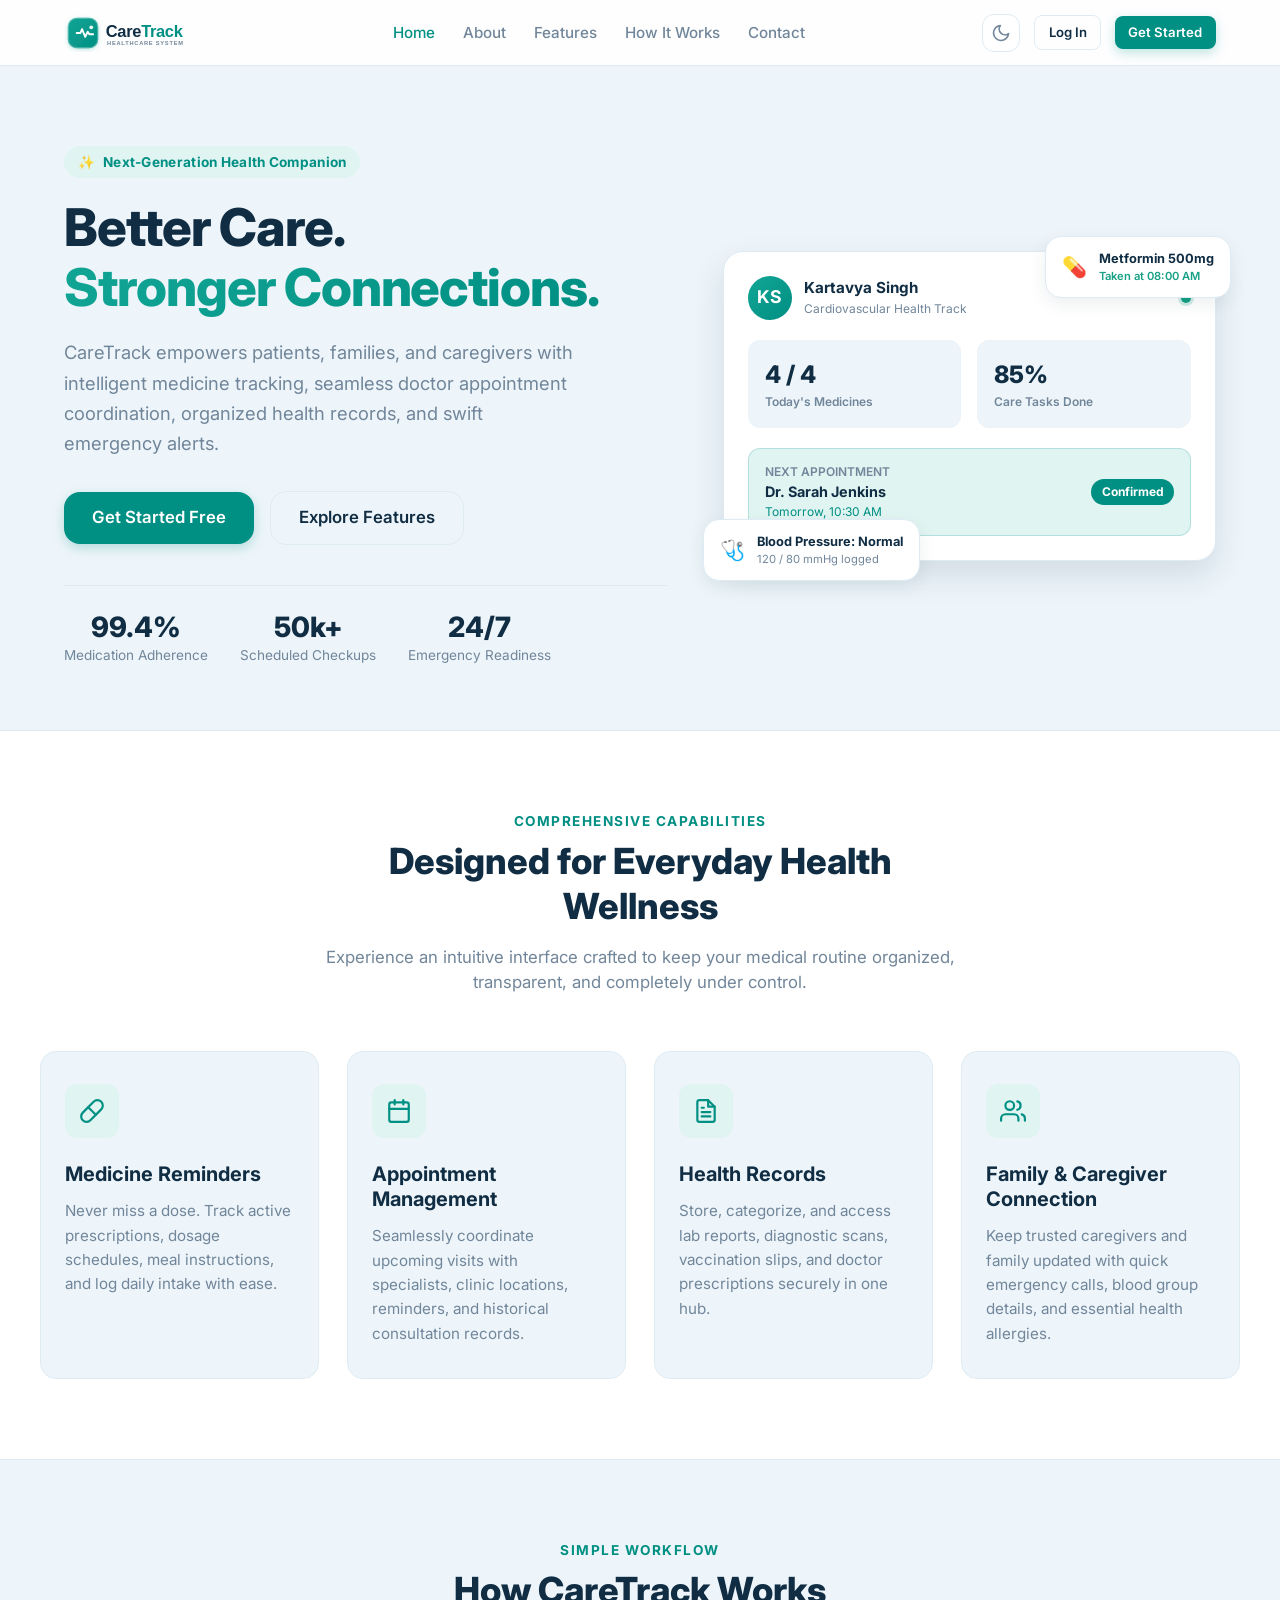
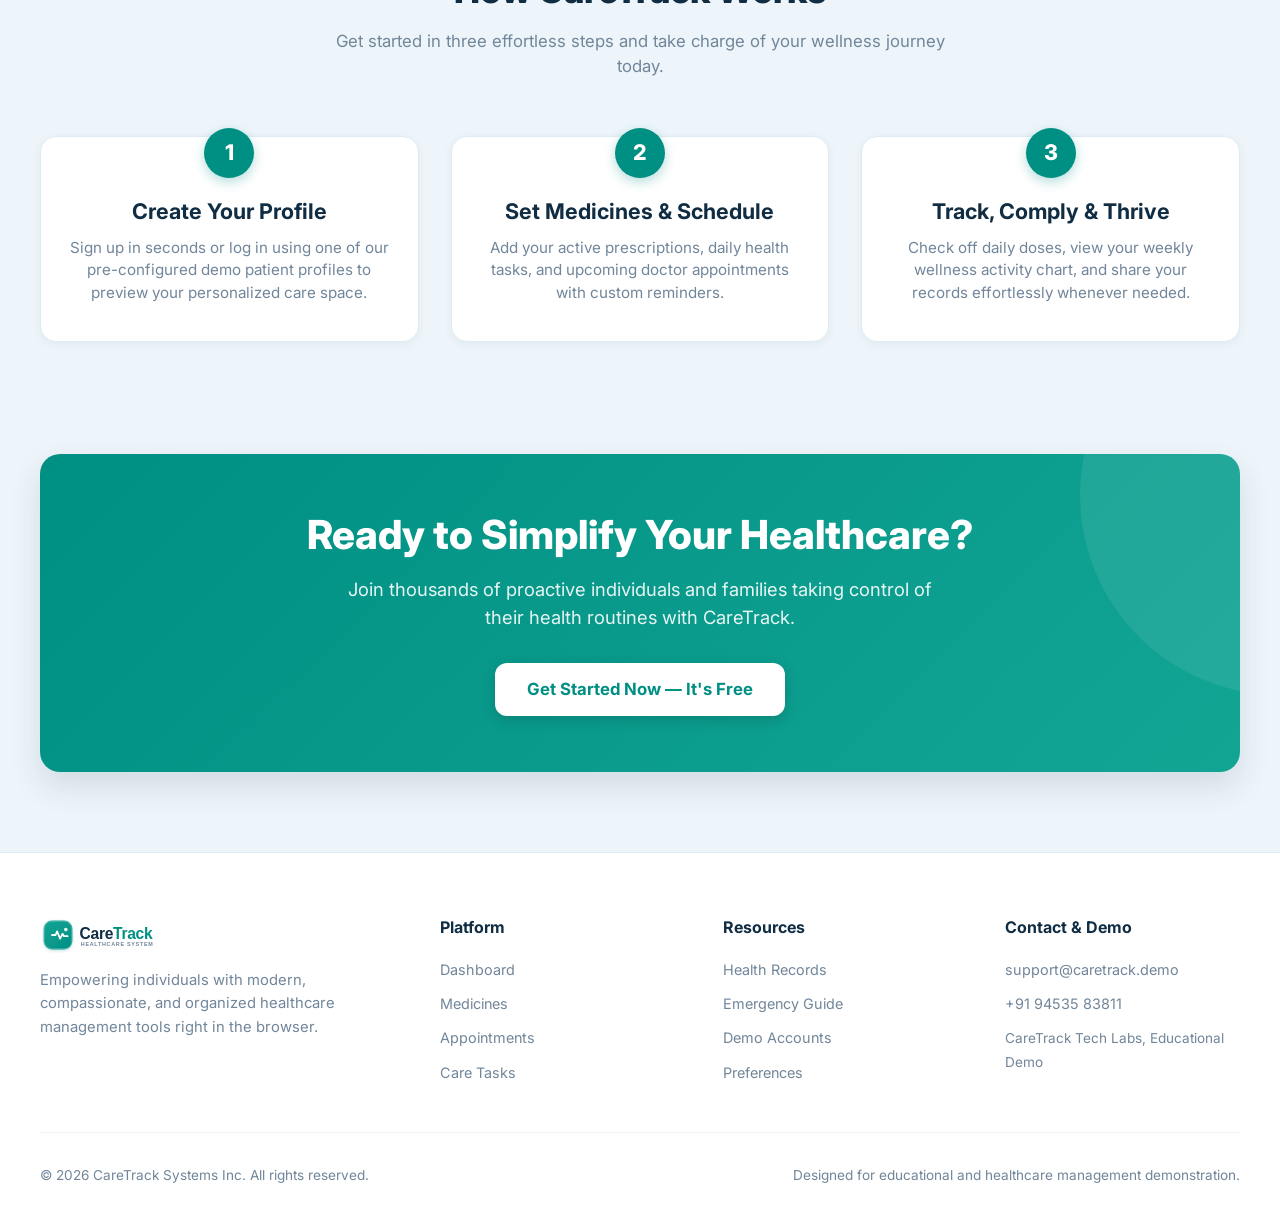
<file: index.html>
<!DOCTYPE html>
<html lang="en">
<head>
  <meta charset="UTF-8">
  <!-- Inline theme: prevents white flash before CSS loads -->
  <script>
    (function(){
      try {
        var s = localStorage.getItem('caretrack_session');
        var theme = 'light';
        if (s) {
          var sess = JSON.parse(s);
          if (sess && sess.userId) {
            var st = localStorage.getItem('caretrack_settings_' + sess.userId);
            if (st) { var settings = JSON.parse(st); if (settings && settings.theme) theme = settings.theme; }
          }
        }
        if (theme === 'light') theme = localStorage.getItem('caretrack_theme') || 'light';
        document.documentElement.setAttribute('data-theme', theme);
      } catch(e) {}
    })();
  </script>
  <meta name="viewport" content="width=device-width, initial-scale=1.0">
  <title>CareTrack — Modern Healthcare Management System</title>
  <link rel="icon" type="image/svg+xml" href="assets/icon.svg">
  <link rel="stylesheet" href="css/style.css">
  <link rel="stylesheet" href="css/responsive.css">
</head>
<body>

  <!-- Navigation Bar -->
  <header class="landing-nav">
    <div class="nav-container">
      <a href="index.html" class="nav-logo">
        <img src="assets/logo.svg" alt="CareTrack Logo" height="38">
      </a>

      <button class="nav-toggle-mobile" id="mobile-nav-btn" aria-label="Toggle navigation">
        ☰
      </button>

      <ul class="nav-menu" id="nav-menu-list">
        <li><a href="index.html" class="nav-link active">Home</a></li>
        <li><a href="#about" class="nav-link">About</a></li>
        <li><a href="#features" class="nav-link">Features</a></li>
        <li><a href="#how-it-works" class="nav-link">How It Works</a></li>
        <li><a href="#contact" class="nav-link">Contact</a></li>
      </ul>

      <div class="nav-actions">
        <button class="btn-icon theme-toggle-btn" title="Toggle Dark/Light Mode">
          <svg width="20" height="20" viewBox="0 0 24 24" fill="none" stroke="currentColor" stroke-width="2" stroke-linecap="round" stroke-linejoin="round">
            <path d="M21 12.79A9 9 0 1 1 11.21 3 7 7 0 0 0 21 12.79z"></path>
          </svg>
        </button>
        <a href="login.html" class="btn btn-outline btn-sm">Log In</a>
        <a href="signup.html" class="btn btn-primary btn-sm">Get Started</a>
      </div>
    </div>
  </header>

  <!-- Hero Section -->
  <section class="hero-section" id="about">
    <div class="hero-content">
      <div class="hero-tag">
        <span>✨</span> Next-Generation Health Companion
      </div>
      <h1 class="hero-title">
        Better Care. <br>
        <span>Stronger Connections.</span>
      </h1>
      <p class="hero-description">
        CareTrack empowers patients, families, and caregivers with intelligent medicine tracking, seamless doctor appointment coordination, organized health records, and swift emergency alerts.
      </p>

      <div class="hero-cta-group">
        <a href="signup.html" class="btn btn-primary btn-lg">Get Started Free</a>
        <a href="#features" class="btn btn-outline btn-lg">Explore Features</a>
      </div>

      <div class="hero-stats">
        <div class="stat-item">
          <h4>99.4%</h4>
          <p>Medication Adherence</p>
        </div>
        <div class="stat-item">
          <h4>50k+</h4>
          <p>Scheduled Checkups</p>
        </div>
        <div class="stat-item">
          <h4>24/7</h4>
          <p>Emergency Readiness</p>
        </div>
      </div>
    </div>

    <!-- Interactive Mockup Preview -->
    <div class="hero-mockup-wrapper">
      <div class="hero-mockup-card">
        <div class="mockup-header">
          <div class="mockup-header-left">
            <div class="mockup-avatar">KS</div>
            <div>
              <div style="font-weight: 700; color: var(--dark-text); font-size: 0.95rem;">Kartavya Singh</div>
              <div style="font-size: 0.75rem; color: var(--muted-text);">Cardiovascular Health Track</div>
            </div>
          </div>
          <div class="mockup-status-dot" title="Active Monitoring"></div>
        </div>

        <div class="mockup-mini-grid">
          <div class="mockup-metric-box">
            <div class="number text-primary">4 / 4</div>
            <div class="label">Today's Medicines</div>
          </div>
          <div class="mockup-metric-box">
            <div class="number text-success">85%</div>
            <div class="label">Care Tasks Done</div>
          </div>
        </div>

        <div class="mockup-schedule-card">
          <div>
            <div style="font-size: 0.75rem; color: var(--muted-text); font-weight: 600;">NEXT APPOINTMENT</div>
            <div style="font-size: 0.9rem; font-weight: 700; color: var(--dark-text);">Dr. Sarah Jenkins</div>
            <div style="font-size: 0.75rem; color: var(--primary);">Tomorrow, 10:30 AM</div>
          </div>
          <span class="mockup-pill-badge">Confirmed</span>
        </div>
      </div>

      <!-- Floating Badges -->
      <div class="floating-badge badge-top-right">
        <span style="font-size: 1.25rem;">💊</span>
        <div>
          <div style="font-weight: 700; font-size: 0.8rem; color: var(--dark-text);">Metformin 500mg</div>
          <div style="font-size: 0.7rem; color: var(--success); font-weight: 600;">Taken at 08:00 AM</div>
        </div>
      </div>

      <div class="floating-badge badge-bottom-left">
        <span style="font-size: 1.25rem;">🩺</span>
        <div>
          <div style="font-weight: 700; font-size: 0.8rem; color: var(--dark-text);">Blood Pressure: Normal</div>
          <div style="font-size: 0.7rem; color: var(--muted-text);">120 / 80 mmHg logged</div>
        </div>
      </div>
    </div>
  </section>

  <!-- Features Section -->
  <section class="features-section" id="features">
    <div class="section-container">
      <div class="section-header">
        <div class="section-tag">COMPREHENSIVE CAPABILITIES</div>
        <h2 class="section-title">Designed for Everyday Health Wellness</h2>
        <p class="section-desc">Experience an intuitive interface crafted to keep your medical routine organized, transparent, and completely under control.</p>
      </div>

      <div class="features-grid">
        <!-- Feature 1 -->
        <div class="feature-card">
          <div class="feature-icon-wrapper">
            <svg width="26" height="26" viewBox="0 0 24 24" fill="none" stroke="currentColor" stroke-width="2" stroke-linecap="round" stroke-linejoin="round">
              <path d="m10.5 20.5 10-10a4.95 4.95 0 1 0-7-7l-10 10a4.95 4.95 0 1 0 7 7Z"></path>
              <path d="m8.5 8.5 7 7"></path>
            </svg>
          </div>
          <h3>Medicine Reminders</h3>
          <p>Never miss a dose. Track active prescriptions, dosage schedules, meal instructions, and log daily intake with ease.</p>
        </div>

        <!-- Feature 2 -->
        <div class="feature-card">
          <div class="feature-icon-wrapper">
            <svg width="26" height="26" viewBox="0 0 24 24" fill="none" stroke="currentColor" stroke-width="2" stroke-linecap="round" stroke-linejoin="round">
              <rect x="3" y="4" width="18" height="18" rx="2" ry="2"></rect>
              <line x1="16" y1="2" x2="16" y2="6"></line>
              <line x1="8" y1="2" x2="8" y2="6"></line>
              <line x1="3" y1="10" x2="21" y2="10"></line>
            </svg>
          </div>
          <h3>Appointment Management</h3>
          <p>Seamlessly coordinate upcoming visits with specialists, clinic locations, reminders, and historical consultation records.</p>
        </div>

        <!-- Feature 3 -->
        <div class="feature-card">
          <div class="feature-icon-wrapper">
            <svg width="26" height="26" viewBox="0 0 24 24" fill="none" stroke="currentColor" stroke-width="2" stroke-linecap="round" stroke-linejoin="round">
              <path d="M14 2H6a2 2 0 0 0-2 2v16a2 2 0 0 0 2 2h12a2 2 0 0 0 2-2V8z"></path>
              <polyline points="14 2 14 8 20 8"></polyline>
              <line x1="16" y1="13" x2="8" y2="13"></line>
              <line x1="16" y1="17" x2="8" y2="17"></line>
              <polyline points="10 9 9 9 8 9"></polyline>
            </svg>
          </div>
          <h3>Health Records</h3>
          <p>Store, categorize, and access lab reports, diagnostic scans, vaccination slips, and doctor prescriptions securely in one hub.</p>
        </div>

        <!-- Feature 4 -->
        <div class="feature-card">
          <div class="feature-icon-wrapper">
            <svg width="26" height="26" viewBox="0 0 24 24" fill="none" stroke="currentColor" stroke-width="2" stroke-linecap="round" stroke-linejoin="round">
              <path d="M17 21v-2a4 4 0 0 0-4-4H5a4 4 0 0 0-4 4v2"></path>
              <circle cx="9" cy="7" r="4"></circle>
              <path d="M23 21v-2a4 4 0 0 0-3-3.87"></path>
              <path d="M16 3.13a4 4 0 0 1 0 7.75"></path>
            </svg>
          </div>
          <h3>Family & Caregiver Connection</h3>
          <p>Keep trusted caregivers and family updated with quick emergency calls, blood group details, and essential health allergies.</p>
        </div>
      </div>
    </div>
  </section>

  <!-- How It Works Section -->
  <section class="how-section" id="how-it-works">
    <div class="section-container">
      <div class="section-header">
        <div class="section-tag">SIMPLE WORKFLOW</div>
        <h2 class="section-title">How CareTrack Works</h2>
        <p class="section-desc">Get started in three effortless steps and take charge of your wellness journey today.</p>
      </div>

      <div class="how-steps-grid">
        <div class="step-card">
          <div class="step-number">1</div>
          <h3>Create Your Profile</h3>
          <p>Sign up in seconds or log in using one of our pre-configured demo patient profiles to preview your personalized care space.</p>
        </div>

        <div class="step-card">
          <div class="step-number">2</div>
          <h3>Set Medicines & Schedule</h3>
          <p>Add your active prescriptions, daily health tasks, and upcoming doctor appointments with custom reminders.</p>
        </div>

        <div class="step-card">
          <div class="step-number">3</div>
          <h3>Track, Comply & Thrive</h3>
          <p>Check off daily doses, view your weekly wellness activity chart, and share your records effortlessly whenever needed.</p>
        </div>
      </div>
    </div>
  </section>

  <!-- CTA Banner -->
  <section class="cta-banner-section">
    <div class="section-container">
      <div class="cta-banner-card">
        <h2>Ready to Simplify Your Healthcare?</h2>
        <p>Join thousands of proactive individuals and families taking control of their health routines with CareTrack.</p>
        <a href="signup.html" class="btn btn-light">Get Started Now — It's Free</a>
      </div>
    </div>
  </section>

  <!-- Footer -->
  <footer class="landing-footer" id="contact">
    <div class="footer-grid">
      <div class="footer-brand">
        <a href="index.html" class="nav-logo">
          <img src="assets/logo.svg" alt="CareTrack Logo" height="36">
        </a>
        <p>Empowering individuals with modern, compassionate, and organized healthcare management tools right in the browser.</p>
      </div>

      <div class="footer-col">
        <h4>Platform</h4>
        <ul class="footer-links">
          <li><a href="dashboard.html">Dashboard</a></li>
          <li><a href="medicines.html">Medicines</a></li>
          <li><a href="appointments.html">Appointments</a></li>
          <li><a href="tasks.html">Care Tasks</a></li>
        </ul>
      </div>

      <div class="footer-col">
        <h4>Resources</h4>
        <ul class="footer-links">
          <li><a href="records.html">Health Records</a></li>
          <li><a href="emergency.html">Emergency Guide</a></li>
          <li><a href="login.html">Demo Accounts</a></li>
          <li><a href="settings.html">Preferences</a></li>
        </ul>
      </div>

      <div class="footer-col">
        <h4>Contact & Demo</h4>
        <ul class="footer-links">
          <li><a href="mailto:support@caretrack.demo">support@caretrack.demo</a></li>
          <li><a href="tel:+919453583811">+91 94535 83811</a></li>
          <li><span style="color: var(--muted-text); font-size: 0.85rem;">CareTrack Tech Labs, Educational Demo</span></li>
        </ul>
      </div>
    </div>

    <div class="footer-bottom">
      <div>&copy; 2026 CareTrack Systems Inc. All rights reserved.</div>
      <div>Designed for educational and healthcare management demonstration.</div>
    </div>
  </footer>

  <script src="js/storage.js"></script>
  <script src="js/auth.js"></script>
  <script src="js/common.js"></script>
  <script>
    // Mobile navigation toggle
    const mobileBtn = document.getElementById('mobile-nav-btn');
    const navMenu = document.getElementById('nav-menu-list');
    if (mobileBtn && navMenu) {
      mobileBtn.addEventListener('click', function() {
        navMenu.classList.toggle('open');
      });
      // Close menu when a link is clicked
      navMenu.querySelectorAll('.nav-link').forEach(function(link) {
        link.addEventListener('click', function() {
          navMenu.classList.remove('open');
        });
      });
    }

    // Wire landing page theme toggle through Common
    document.addEventListener('DOMContentLoaded', function() {
      // initHeaderAndSidebar() not called on landing page, wire theme toggles manually
      document.querySelectorAll('.theme-toggle-btn').forEach(function(btn) {
        btn.onclick = function() { Common.toggleTheme(); };
      });
      // Sync initial icon
      const theme = document.documentElement.getAttribute('data-theme') || 'light';
      Common.updateThemeIcon(theme);
    });
  </script>
</body>
</html>
</file>
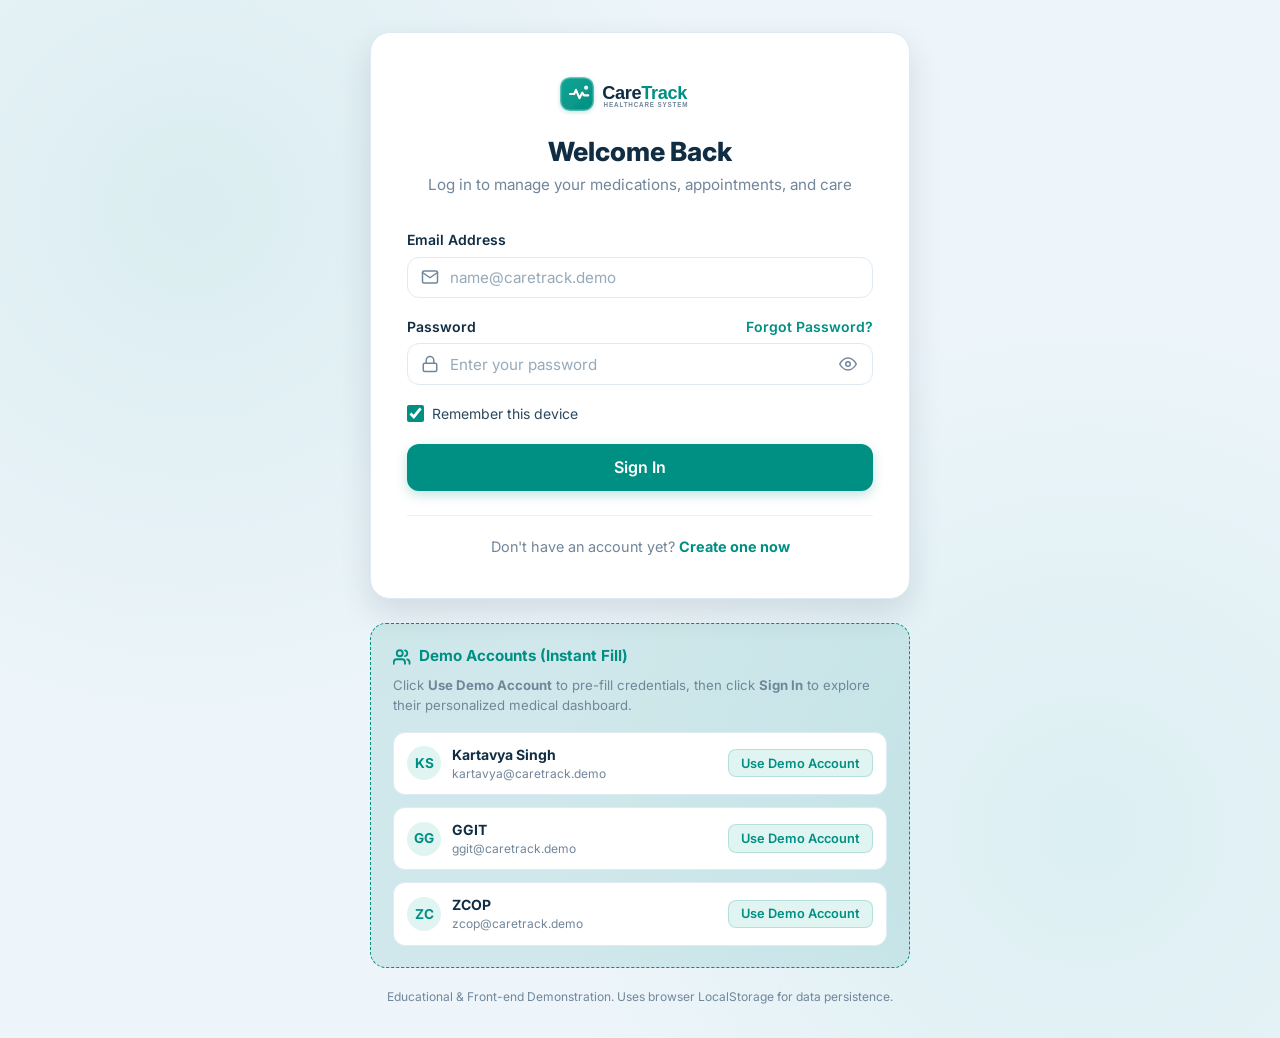
<file: appointments.html>
﻿<!DOCTYPE html>
<html lang="en">
<head>
  <meta charset="UTF-8">
  <!-- Inline theme: prevents white flash before CSS loads -->
  <script>
    (function(){
      try {
        var s = localStorage.getItem('caretrack_session');
        var theme = 'light';
        if (s) {
          var sess = JSON.parse(s);
          if (sess && sess.userId) {
            var st = localStorage.getItem('caretrack_settings_' + sess.userId);
            if (st) { var settings = JSON.parse(st); if (settings && settings.theme) theme = settings.theme; }
          }
        }
        if (theme === 'light') theme = localStorage.getItem('caretrack_theme') || 'light';
        document.documentElement.setAttribute('data-theme', theme);
      } catch(e) {}
    })();
  </script>
  <meta name="viewport" content="width=device-width, initial-scale=1.0">
  <title>Appointments â€” CareTrack Healthcare Management</title>
  <link rel="icon" type="image/svg+xml" href="assets/icon.svg">
  <link rel="stylesheet" href="css/style.css">
  <link rel="stylesheet" href="css/dashboard.css">
  <link rel="stylesheet" href="css/responsive.css">
</head>
<body>

  <div class="app-container">
    <!-- Sidebar -->
    <aside class="app-sidebar" id="sidebar">
      <div class="sidebar-header">
        <a href="dashboard.html" class="sidebar-logo">
          <img src="assets/logo.svg" alt="CareTrack Logo">
        </a>
        <button class="sidebar-close-btn" id="sidebar-close-btn" aria-label="Close sidebar">&times;</button>
      </div>

      <nav class="sidebar-nav">
        <div class="nav-section-label">Main Menu</div>
        <a href="dashboard.html" class="sidebar-link">
          <svg viewBox="0 0 24 24" fill="none" stroke="currentColor">
            <rect x="3" y="3" width="7" height="7" rx="1.5"></rect>
            <rect x="14" y="3" width="7" height="7" rx="1.5"></rect>
            <rect x="14" y="14" width="7" height="7" rx="1.5"></rect>
            <rect x="3" y="14" width="7" height="7" rx="1.5"></rect>
          </svg>
          <span>Dashboard</span>
        </a>

        <a href="medicines.html" class="sidebar-link">
          <svg viewBox="0 0 24 24" fill="none" stroke="currentColor">
            <path d="m10.5 20.5 10-10a4.95 4.95 0 1 0-7-7l-10 10a4.95 4.95 0 1 0 7 7Z"></path>
            <path d="m8.5 8.5 7 7"></path>
          </svg>
          <span>Medicines</span>
          <span class="badge-counter" id="sidebar-meds-badge">0</span>
        </a>

        <a href="appointments.html" class="sidebar-link active">
          <svg viewBox="0 0 24 24" fill="none" stroke="currentColor">
            <rect x="3" y="4" width="18" height="18" rx="2" ry="2"></rect>
            <line x1="16" y1="2" x2="16" y2="6"></line>
            <line x1="8" y1="2" x2="8" y2="6"></line>
            <line x1="3" y1="10" x2="21" y2="10"></line>
          </svg>
          <span>Appointments</span>
          <span class="badge-counter" id="sidebar-apts-badge">0</span>
        </a>

        <a href="tasks.html" class="sidebar-link">
          <svg viewBox="0 0 24 24" fill="none" stroke="currentColor">
            <polyline points="9 11 12 14 22 4"></polyline>
            <path d="M21 12v7a2 2 0 0 1-2 2H5a2 2 0 0 1-2-2V5a2 2 0 0 1 2-2h11"></path>
          </svg>
          <span>Care Tasks</span>
        </a>

        <a href="emergency.html" class="sidebar-link" style="color: var(--danger);">
          <svg viewBox="0 0 24 24" fill="none" stroke="currentColor">
            <polygon points="12 2 15.09 8.26 22 9.27 17 14.14 18.18 21.02 12 17.77 5.82 21.02 7 14.14 2 9.27 8.91 8.26 12 2"></polygon>
          </svg>
          <span>Emergency</span>
        </a>

        <div class="nav-section-label">Medical Records</div>
        <a href="records.html" class="sidebar-link">
          <svg viewBox="0 0 24 24" fill="none" stroke="currentColor">
            <path d="M14 2H6a2 2 0 0 0-2 2v16a2 2 0 0 0 2 2h12a2 2 0 0 0 2-2V8z"></path>
            <polyline points="14 2 14 8 20 8"></polyline>
            <line x1="16" y1="13" x2="8" y2="13"></line>
            <line x1="16" y1="17" x2="8" y2="17"></line>
          </svg>
          <span>Health Records</span>
        </a>

        <div class="nav-section-label">Account</div>
        <a href="profile.html" class="sidebar-link">
          <svg viewBox="0 0 24 24" fill="none" stroke="currentColor">
            <path d="M20 21v-2a4 4 0 0 0-4-4H8a4 4 0 0 0-4 4v2"></path>
            <circle cx="12" cy="7" r="4"></circle>
          </svg>
          <span>Profile</span>
        </a>

        <a href="settings.html" class="sidebar-link">
          <svg viewBox="0 0 24 24" fill="none" stroke="currentColor">
            <circle cx="12" cy="12" r="3"></circle>
            <path d="M19.4 15a1.65 1.65 0 0 0 .33 1.82l.06.06a2 2 0 0 1 0 2.83 2 2 0 0 1-2.83 0l-.06-.06a1.65 1.65 0 0 0-1.82-.33 1.65 1.65 0 0 0-1 1.51V21a2 2 0 0 1-2 2 2 2 0 0 1-2-2v-.09A1.65 1.65 0 0 0 9 19.4a1.65 1.65 0 0 0-1.82.33l-.06.06a2 2 0 0 1-2.83 0 2 2 0 0 1 0-2.83l.06-.06a1.65 1.65 0 0 0 .33-1.82 1.65 1.65 0 0 0-1.51-1H3a2 2 0 0 1-2-2 2 2 0 0 1 2-2h.09A1.65 1.65 0 0 0 4.6 9a1.65 1.65 0 0 0-.33-1.82l-.06-.06a2 2 0 0 1 0-2.83 2 2 0 0 1 2.83 0l.06.06a1.65 1.65 0 0 0 1.82.33H9a1.65 1.65 0 0 0 1-1.51V3a2 2 0 0 1 2-2 2 2 0 0 1 2 2v.09a1.65 1.65 0 0 0 1 1.51 1.65 1.65 0 0 0 1.82-.33l.06-.06a2 2 0 0 1 2.83 0 2 2 0 0 1 0 2.83l-.06.06a1.65 1.65 0 0 0-.33 1.82V9a1.65 1.65 0 0 0 1.51 1H21a2 2 0 0 1 2 2 2 2 0 0 1-2 2h-.09a1.65 1.65 0 0 0-1.51 1z"></path>
          </svg>
          <span>Settings</span>
        </a>
      </nav>

      <div class="sidebar-footer">
        <button type="button" class="sidebar-link logout-link" id="btn-logout" style="width: 100%; border: none; cursor: pointer; text-align: left;">
          <svg viewBox="0 0 24 24" fill="none" stroke="currentColor">
            <path d="M9 21H5a2 2 0 0 1-2-2V5a2 2 0 0 1 2-2h4"></path>
            <polyline points="16 17 21 12 16 7"></polyline>
            <line x1="21" y1="12" x2="9" y2="12"></line>
          </svg>
          <span>Log Out</span>
        </button>
      </div>
    </aside>

    <!-- Main Content -->
    <main class="app-main">
      <header class="app-header">
        <div class="header-left">
          <button class="menu-toggle-btn" aria-label="Toggle drawer">â˜°</button>
          <div class="header-search">
            <span class="header-search-icon">ðŸ”</span>
            <input type="text" placeholder="Search appointments...">
          </div>
        </div>

        <div class="header-right">
          <button class="theme-toggle-btn" title="Toggle Theme">
            <svg width="20" height="20" viewBox="0 0 24 24" fill="none" stroke="currentColor" stroke-width="2">
              <path d="M21 12.79A9 9 0 1 1 11.21 3 7 7 0 0 0 21 12.79z"></path>
            </svg>
          </button>

          <div class="notification-wrapper">
            <button class="notification-btn" aria-label="Notifications">
              <svg width="20" height="20" viewBox="0 0 24 24" fill="none" stroke="currentColor" stroke-width="2">
                <path d="M18 8A6 6 0 0 0 6 8c0 7-3 9-3 9h18s-3-2-3-9"></path>
                <path d="M13.73 21a2 2 0 0 1-3.46 0"></path>
              </svg>
              <span class="notification-badge"></span>
            </button>
            <div class="notification-dropdown">
              <div class="notification-header">
                <h4>Notifications</h4>
                <button class="btn btn-sm btn-outline notification-clear-btn">Clear All</button>
              </div>
              <div class="notification-list"></div>
            </div>
          </div>

          <a href="profile.html" class="header-user-pill">
            <div class="user-avatar header-user-avatar">CT</div>
            <div>
              <div class="user-meta-name header-user-name">Loading...</div>
              <span class="user-meta-role header-user-role">Member</span>
            </div>
          </a>
        </div>
      </header>

      <div class="dashboard-content">
        <!-- Page Header -->
        <div class="view-header">
          <div class="view-title-group">
            <h1>Doctor Appointments</h1>
            <p>Schedule consultations, manage clinic visits, and keep your care team synced.</p>
          </div>
          <button type="button" class="btn btn-primary" id="btn-open-add-apt">
            + Schedule Appointment
          </button>
        </div>

        <!-- Filter & Search Toolbar -->
        <div class="toolbar-card">
          <div class="toolbar-filters">
            <button class="filter-btn-pill active" data-filter="all">All Appointments (<span id="count-all">0</span>)</button>
            <button class="filter-btn-pill" data-filter="upcoming">Upcoming (<span id="count-upcoming">0</span>)</button>
            <button class="filter-btn-pill" data-filter="completed">Completed (<span id="count-completed">0</span>)</button>
            <button class="filter-btn-pill" data-filter="cancelled">Cancelled (<span id="count-cancelled">0</span>)</button>
          </div>

          <div style="display: flex; gap: 0.75rem; align-items: center; flex-wrap: wrap;">
            <input type="text" id="apt-search-input" class="form-control" placeholder="Search doctor, clinic..." style="padding: 0.45rem 0.85rem; font-size: 0.85rem; width: 220px;">
          </div>
        </div>

        <!-- Appointments Cards Grid -->
        <div class="entity-cards-grid" id="apts-cards-grid">
          <!-- Rendered dynamically -->
        </div>

        <div id="apts-empty-view" style="display: none;"></div>
      </div>
    </main>
  </div>

  <!-- Add / Edit Appointment Modal -->
  <div class="modal-overlay" id="appointment-modal">
    <div class="modal-container">
      <div class="modal-header">
        <h3 class="modal-title" id="apt-modal-title">Schedule Doctor Appointment</h3>
        <button class="modal-close" id="close-apt-modal">&times;</button>
      </div>
      <form id="apt-form" novalidate>
        <div class="modal-body">
          <input type="hidden" id="apt-id">

          <div class="form-group">
            <label for="apt-doctor" class="form-label">Doctor Name *</label>
            <input type="text" id="apt-doctor" class="form-control" placeholder="e.g. Dr. Sarah Jenkins" required>
            <div class="form-error" id="apt-doctor-error">Doctor name is required.</div>
          </div>

          <div class="form-group">
            <label for="apt-specialty" class="form-label">Specialty / Department *</label>
            <input type="text" id="apt-specialty" class="form-control" placeholder="e.g. Cardiologist, Neurologist, General" required>
            <div class="form-error" id="apt-specialty-error">Specialty is required.</div>
          </div>

          <div class="grid-2col">
            <div class="form-group">
              <label for="apt-date" class="form-label">Date *</label>
              <input type="date" id="apt-date" class="form-control" required>
              <div class="form-error" id="apt-date-error">Appointment date is required.</div>
            </div>

            <div class="form-group">
              <label for="apt-time" class="form-label">Time *</label>
              <input type="text" id="apt-time" class="form-control" placeholder="e.g. 10:30 AM" required>
              <div class="form-error" id="apt-time-error">Appointment time is required.</div>
            </div>
          </div>

          <div class="form-group">
            <label for="apt-location" class="form-label">Hospital / Clinic Location *</label>
            <input type="text" id="apt-location" class="form-control" placeholder="e.g. Apollo Heart Clinic, Room 302" required>
            <div class="form-error" id="apt-location-error">Location is required.</div>
          </div>

          <div class="form-group">
            <label for="apt-status" class="form-label">Status</label>
            <select id="apt-status" class="form-control">
              <option value="Upcoming">Upcoming</option>
              <option value="Completed">Completed</option>
              <option value="Cancelled">Cancelled</option>
            </select>
          </div>

          <div class="form-group">
            <label for="apt-notes" class="form-label">Consultation Notes / Instructions</label>
            <textarea id="apt-notes" class="form-control" placeholder="e.g. Bring previous blood reports and ECG charts"></textarea>
          </div>
        </div>

        <div class="modal-footer">
          <button type="button" class="btn btn-outline" id="btn-cancel-apt">Cancel</button>
          <button type="submit" class="btn btn-primary" id="btn-save-apt">Save Appointment</button>
        </div>
      </form>
    </div>
  </div>

  <!-- Appointment Details Modal -->
  <div class="modal-overlay" id="apt-details-modal">
    <div class="modal-container" style="max-width: 480px;">
      <div class="modal-header">
        <h3 class="modal-title">Appointment Details</h3>
        <button class="modal-close" id="close-details-modal">&times;</button>
      </div>
      <div class="modal-body" id="apt-details-body">
        <!-- Rendered dynamically -->
      </div>
      <div class="modal-footer">
        <button type="button" class="btn btn-primary" id="btn-close-details">Close</button>
      </div>
    </div>
  </div>

  <div id="toast-container"></div>

  <script src="js/storage.js"></script>
  <script src="js/auth.js"></script>
  <script src="js/common.js"></script>
  <script src="js/appointments.js"></script>
</body>
</html>
</file>
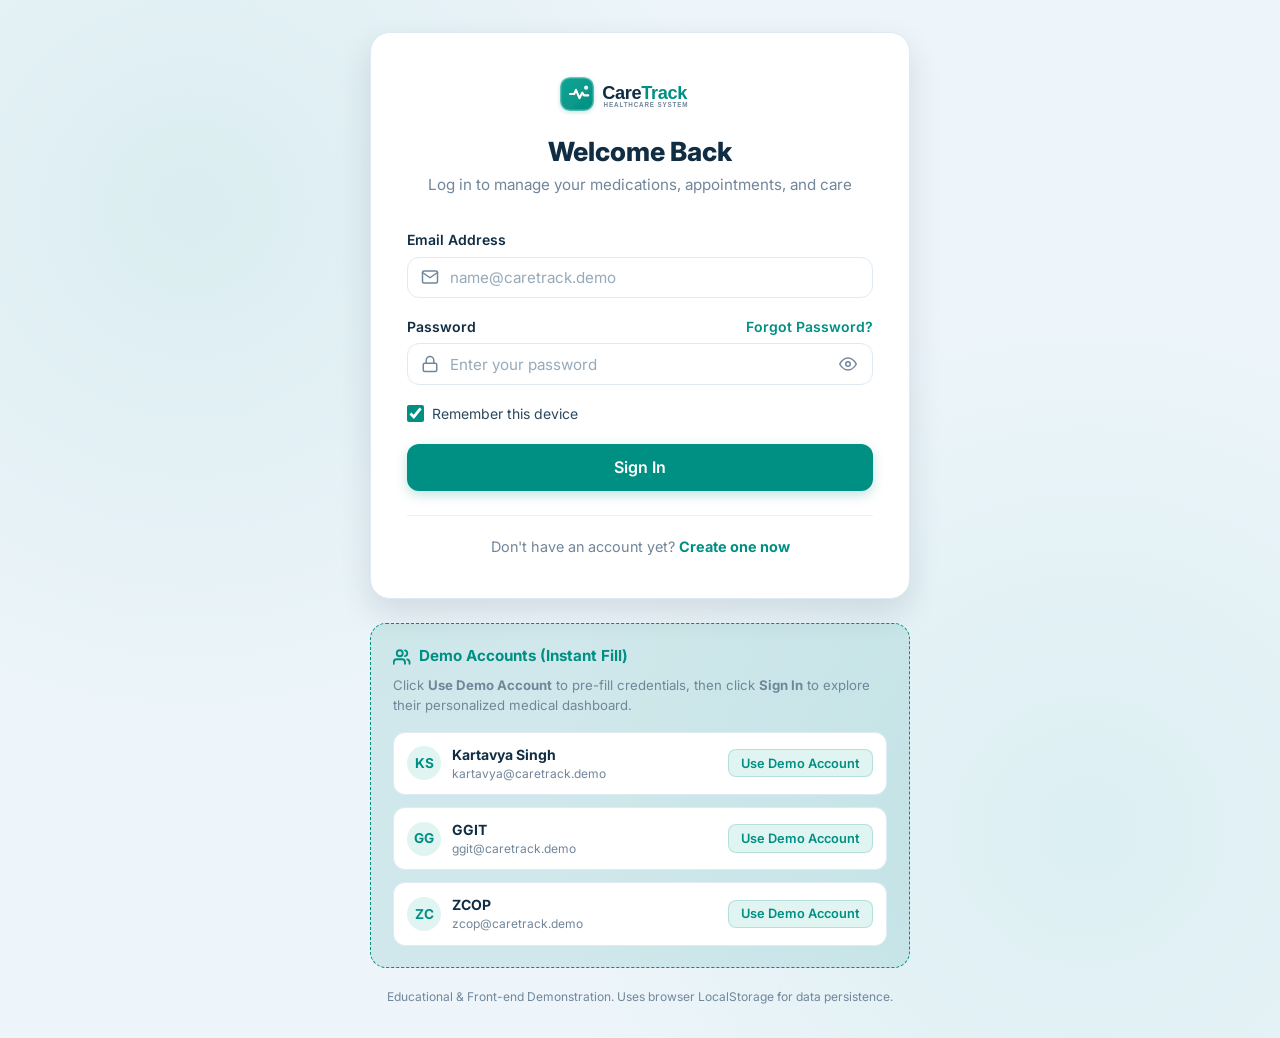
<file: dashboard.html>
<!DOCTYPE html>
<html lang="en">
<head>
  <meta charset="UTF-8">
  <!-- Inline theme: prevents white flash before CSS loads -->
  <script>
    (function(){
      try {
        var s = localStorage.getItem('caretrack_session');
        var theme = 'light';
        if (s) {
          var sess = JSON.parse(s);
          if (sess && sess.userId) {
            var st = localStorage.getItem('caretrack_settings_' + sess.userId);
            if (st) { var settings = JSON.parse(st); if (settings && settings.theme) theme = settings.theme; }
          }
        }
        if (theme === 'light') theme = localStorage.getItem('caretrack_theme') || 'light';
        document.documentElement.setAttribute('data-theme', theme);
      } catch(e) {}
    })();
  </script>
  <meta name="viewport" content="width=device-width, initial-scale=1.0">
  <title>Dashboard — CareTrack Healthcare Management</title>
  <link rel="icon" type="image/svg+xml" href="assets/icon.svg">
  <link rel="stylesheet" href="css/style.css">
  <link rel="stylesheet" href="css/dashboard.css">
  <link rel="stylesheet" href="css/responsive.css">
</head>
<body>

  <div class="app-container">
    <!-- Left Sidebar -->
    <aside class="app-sidebar" id="sidebar">
      <div class="sidebar-header">
        <a href="dashboard.html" class="sidebar-logo">
          <img src="assets/logo.svg" alt="CareTrack Logo">
        </a>
        <button class="sidebar-close-btn" id="sidebar-close-btn" aria-label="Close sidebar">&times;</button>
      </div>

      <nav class="sidebar-nav">
        <div class="nav-section-label">Main Menu</div>
        <a href="dashboard.html" class="sidebar-link active">
          <svg viewBox="0 0 24 24" fill="none" stroke="currentColor">
            <rect x="3" y="3" width="7" height="7" rx="1.5"></rect>
            <rect x="14" y="3" width="7" height="7" rx="1.5"></rect>
            <rect x="14" y="14" width="7" height="7" rx="1.5"></rect>
            <rect x="3" y="14" width="7" height="7" rx="1.5"></rect>
          </svg>
          <span>Dashboard</span>
        </a>

        <a href="medicines.html" class="sidebar-link">
          <svg viewBox="0 0 24 24" fill="none" stroke="currentColor">
            <path d="m10.5 20.5 10-10a4.95 4.95 0 1 0-7-7l-10 10a4.95 4.95 0 1 0 7 7Z"></path>
            <path d="m8.5 8.5 7 7"></path>
          </svg>
          <span>Medicines</span>
          <span class="badge-counter" id="sidebar-meds-badge">0</span>
        </a>

        <a href="appointments.html" class="sidebar-link">
          <svg viewBox="0 0 24 24" fill="none" stroke="currentColor">
            <rect x="3" y="4" width="18" height="18" rx="2" ry="2"></rect>
            <line x1="16" y1="2" x2="16" y2="6"></line>
            <line x1="8" y1="2" x2="8" y2="6"></line>
            <line x1="3" y1="10" x2="21" y2="10"></line>
          </svg>
          <span>Appointments</span>
          <span class="badge-counter" id="sidebar-apts-badge">0</span>
        </a>

        <a href="tasks.html" class="sidebar-link">
          <svg viewBox="0 0 24 24" fill="none" stroke="currentColor">
            <polyline points="9 11 12 14 22 4"></polyline>
            <path d="M21 12v7a2 2 0 0 1-2 2H5a2 2 0 0 1-2-2V5a2 2 0 0 1 2-2h11"></path>
          </svg>
          <span>Care Tasks</span>
        </a>

        <a href="emergency.html" class="sidebar-link" style="color: var(--danger);">
          <svg viewBox="0 0 24 24" fill="none" stroke="currentColor">
            <polygon points="12 2 15.09 8.26 22 9.27 17 14.14 18.18 21.02 12 17.77 5.82 21.02 7 14.14 2 9.27 8.91 8.26 12 2"></polygon>
          </svg>
          <span>Emergency</span>
        </a>

        <div class="nav-section-label">Medical Records</div>
        <a href="records.html" class="sidebar-link">
          <svg viewBox="0 0 24 24" fill="none" stroke="currentColor">
            <path d="M14 2H6a2 2 0 0 0-2 2v16a2 2 0 0 0 2 2h12a2 2 0 0 0 2-2V8z"></path>
            <polyline points="14 2 14 8 20 8"></polyline>
            <line x1="16" y1="13" x2="8" y2="13"></line>
            <line x1="16" y1="17" x2="8" y2="17"></line>
          </svg>
          <span>Health Records</span>
        </a>

        <div class="nav-section-label">Account</div>
        <a href="profile.html" class="sidebar-link">
          <svg viewBox="0 0 24 24" fill="none" stroke="currentColor">
            <path d="M20 21v-2a4 4 0 0 0-4-4H8a4 4 0 0 0-4 4v2"></path>
            <circle cx="12" cy="7" r="4"></circle>
          </svg>
          <span>Profile</span>
        </a>

        <a href="settings.html" class="sidebar-link">
          <svg viewBox="0 0 24 24" fill="none" stroke="currentColor">
            <circle cx="12" cy="12" r="3"></circle>
            <path d="M19.4 15a1.65 1.65 0 0 0 .33 1.82l.06.06a2 2 0 0 1 0 2.83 2 2 0 0 1-2.83 0l-.06-.06a1.65 1.65 0 0 0-1.82-.33 1.65 1.65 0 0 0-1 1.51V21a2 2 0 0 1-2 2 2 2 0 0 1-2-2v-.09A1.65 1.65 0 0 0 9 19.4a1.65 1.65 0 0 0-1.82.33l-.06.06a2 2 0 0 1-2.83 0 2 2 0 0 1 0-2.83l.06-.06a1.65 1.65 0 0 0 .33-1.82 1.65 1.65 0 0 0-1.51-1H3a2 2 0 0 1-2-2 2 2 0 0 1 2-2h.09A1.65 1.65 0 0 0 4.6 9a1.65 1.65 0 0 0-.33-1.82l-.06-.06a2 2 0 0 1 0-2.83 2 2 0 0 1 2.83 0l.06.06a1.65 1.65 0 0 0 1.82.33H9a1.65 1.65 0 0 0 1-1.51V3a2 2 0 0 1 2-2 2 2 0 0 1 2 2v.09a1.65 1.65 0 0 0 1 1.51 1.65 1.65 0 0 0 1.82-.33l.06-.06a2 2 0 0 1 2.83 0 2 2 0 0 1 0 2.83l-.06.06a1.65 1.65 0 0 0-.33 1.82V9a1.65 1.65 0 0 0 1.51 1H21a2 2 0 0 1 2 2 2 2 0 0 1-2 2h-.09a1.65 1.65 0 0 0-1.51 1z"></path>
          </svg>
          <span>Settings</span>
        </a>
      </nav>

      <div class="sidebar-footer">
        <button type="button" class="sidebar-link logout-link" id="btn-logout" style="width: 100%; border: none; cursor: pointer; text-align: left;">
          <svg viewBox="0 0 24 24" fill="none" stroke="currentColor">
            <path d="M9 21H5a2 2 0 0 1-2-2V5a2 2 0 0 1 2-2h4"></path>
            <polyline points="16 17 21 12 16 7"></polyline>
            <line x1="21" y1="12" x2="9" y2="12"></line>
          </svg>
          <span>Log Out</span>
        </button>
      </div>
    </aside>

    <!-- Main Container -->
    <main class="app-main">
      <!-- Top Header -->
      <header class="app-header">
        <div class="header-left">
          <button class="menu-toggle-btn" aria-label="Toggle navigation drawer">☰</button>
          <div class="header-search">
            <span class="header-search-icon">🔍</span>
            <input type="text" placeholder="Search medicines, doctors, records... (Press Enter)">
          </div>
        </div>

        <div class="header-right">
          <!-- Dark/Light Theme Toggle -->
          <button class="theme-toggle-btn" title="Toggle Theme" aria-label="Toggle Theme">
            <svg width="20" height="20" viewBox="0 0 24 24" fill="none" stroke="currentColor" stroke-width="2" stroke-linecap="round" stroke-linejoin="round">
              <path d="M21 12.79A9 9 0 1 1 11.21 3 7 7 0 0 0 21 12.79z"></path>
            </svg>
          </button>

          <!-- Notification Dropdown -->
          <div class="notification-wrapper">
            <button class="notification-btn" aria-label="Notifications">
              <svg width="20" height="20" viewBox="0 0 24 24" fill="none" stroke="currentColor" stroke-width="2" stroke-linecap="round" stroke-linejoin="round">
                <path d="M18 8A6 6 0 0 0 6 8c0 7-3 9-3 9h18s-3-2-3-9"></path>
                <path d="M13.73 21a2 2 0 0 1-3.46 0"></path>
              </svg>
              <span class="notification-badge"></span>
            </button>
            <div class="notification-dropdown">
              <div class="notification-header">
                <h4>Notifications</h4>
                <button class="btn btn-sm btn-outline notification-clear-btn" style="padding: 2px 8px; font-size: 0.75rem;">Clear All</button>
              </div>
              <div class="notification-list"></div>
            </div>
          </div>

          <!-- User Profile Pill -->
          <a href="profile.html" class="header-user-pill">
            <div class="user-avatar header-user-avatar">CT</div>
            <div>
              <div class="user-meta-name header-user-name">Loading...</div>
              <span class="user-meta-role header-user-role">Member</span>
            </div>
          </a>
        </div>
      </header>

      <!-- Dashboard View Content -->
      <div class="dashboard-content">
        <!-- Welcome Greeting Header -->
        <div class="view-header">
          <div class="view-title-group">
            <h1 id="greeting-title">Good Morning, Member</h1>
            <p id="greeting-subtitle">Here is your daily medical and wellness overview for today.</p>
          </div>
          <div style="display: flex; gap: 0.75rem;">
            <a href="medicines.html" class="btn btn-outline btn-sm">+ Add Medicine</a>
            <a href="appointments.html" class="btn btn-primary btn-sm">+ Book Appointment</a>
          </div>
        </div>

        <!-- KPI Summary Cards (4 Cards) -->
        <div class="summary-cards-grid">
          <!-- KPI 1: Today's Medicines -->
          <div class="summary-card">
            <div class="summary-icon-box teal">
              <svg width="26" height="26" viewBox="0 0 24 24" fill="none" stroke="currentColor" stroke-width="2">
                <path d="m10.5 20.5 10-10a4.95 4.95 0 1 0-7-7l-10 10a4.95 4.95 0 1 0 7 7Z"></path>
                <path d="m8.5 8.5 7 7"></path>
              </svg>
            </div>
            <div class="summary-info">
              <div class="summary-label">Today's Medicines</div>
              <div class="summary-value" id="kpi-meds-value">0 / 0</div>
              <div class="summary-subtext" id="kpi-meds-subtext">Taken today</div>
            </div>
          </div>

          <!-- KPI 2: Appointments -->
          <div class="summary-card">
            <div class="summary-icon-box blue">
              <svg width="26" height="26" viewBox="0 0 24 24" fill="none" stroke="currentColor" stroke-width="2">
                <rect x="3" y="4" width="18" height="18" rx="2" ry="2"></rect>
                <line x1="16" y1="2" x2="16" y2="6"></line>
                <line x1="8" y1="2" x2="8" y2="6"></line>
                <line x1="3" y1="10" x2="21" y2="10"></line>
              </svg>
            </div>
            <div class="summary-info">
              <div class="summary-label">Upcoming Appointments</div>
              <div class="summary-value" id="kpi-apts-value">0</div>
              <div class="summary-subtext" id="kpi-apts-subtext">Next visit scheduled</div>
            </div>
          </div>

          <!-- KPI 3: Care Tasks -->
          <div class="summary-card">
            <div class="summary-icon-box orange">
              <svg width="26" height="26" viewBox="0 0 24 24" fill="none" stroke="currentColor" stroke-width="2">
                <polyline points="9 11 12 14 22 4"></polyline>
                <path d="M21 12v7a2 2 0 0 1-2 2H5a2 2 0 0 1-2-2V5a2 2 0 0 1 2-2h11"></path>
              </svg>
            </div>
            <div class="summary-info">
              <div class="summary-label">Daily Care Tasks</div>
              <div class="summary-value" id="kpi-tasks-value">0 / 0</div>
              <div class="summary-subtext" id="kpi-tasks-subtext">Tasks remaining</div>
            </div>
          </div>

          <!-- KPI 4: Completion Rate -->
          <div class="summary-card">
            <div class="summary-icon-box green">
              <svg width="26" height="26" viewBox="0 0 24 24" fill="none" stroke="currentColor" stroke-width="2">
                <circle cx="12" cy="12" r="10"></circle>
                <polyline points="12 6 12 12 16 14"></polyline>
              </svg>
            </div>
            <div class="summary-info">
              <div class="summary-label">Overall Completion</div>
              <div class="summary-value text-success" id="kpi-rate-value">0%</div>
              <div class="summary-subtext">Today's adherence rate</div>
            </div>
          </div>
        </div>

        <!-- Two Column Main Dashboard Grid -->
        <div class="dashboard-grid">
          <!-- Left Column -->
          <div class="dashboard-column">
            <!-- Today's Medicines Card -->
            <div class="card">
              <div class="card-header">
                <h2 class="card-title">
                  <svg width="20" height="20" viewBox="0 0 24 24" fill="none" stroke="var(--primary)" stroke-width="2">
                    <path d="m10.5 20.5 10-10a4.95 4.95 0 1 0-7-7l-10 10a4.95 4.95 0 1 0 7 7Z"></path>
                    <path d="m8.5 8.5 7 7"></path>
                  </svg>
                  Today's Medicines
                </h2>
                <a href="medicines.html" class="text-sm text-primary font-semibold">View All Prescriptions &rarr;</a>
              </div>
              <div id="dashboard-meds-list">
                <!-- Dynamically Rendered -->
              </div>
            </div>

            <!-- Daily Care Tasks Checklist -->
            <div class="card">
              <div class="card-header">
                <h2 class="card-title">
                  <svg width="20" height="20" viewBox="0 0 24 24" fill="none" stroke="var(--secondary)" stroke-width="2">
                    <polyline points="9 11 12 14 22 4"></polyline>
                    <path d="M21 12v7a2 2 0 0 1-2 2H5a2 2 0 0 1-2-2V5a2 2 0 0 1 2-2h11"></path>
                  </svg>
                  Daily Care Tasks
                </h2>
                <a href="tasks.html" class="text-sm text-primary font-semibold">Manage Tasks &rarr;</a>
              </div>
              <div class="task-checklist" id="dashboard-tasks-list">
                <!-- Dynamically Rendered with interactive check toggle -->
              </div>
            </div>

            <!-- Weekly Care Activity Chart -->
            <div class="card">
              <div class="card-header">
                <h2 class="card-title">
                  <svg width="20" height="20" viewBox="0 0 24 24" fill="none" stroke="var(--primary)" stroke-width="2">
                    <line x1="18" y1="20" x2="18" y2="10"></line>
                    <line x1="12" y1="20" x2="12" y2="4"></line>
                    <line x1="6" y1="20" x2="6" y2="14"></line>
                  </svg>
                  Weekly Care Activity
                </h2>
                <span class="badge badge-primary">Weekly Adherence</span>
              </div>
              <div class="chart-container">
                <div class="chart-bars-wrap" id="weekly-chart-bars">
                  <!-- Custom CSS Bar Chart rendered by JS -->
                </div>
                <div style="display: flex; justify-content: space-between; align-items: center; margin-top: 1rem; font-size: 0.825rem; color: var(--muted-text);">
                  <span>Daily routine fulfillment over the last 7 days</span>
                  <strong style="color: var(--primary);" id="weekly-average-label">Avg: 85%</strong>
                </div>
              </div>
            </div>
          </div>

          <!-- Right Column -->
          <div class="dashboard-column">
            <!-- Next Upcoming Appointment -->
            <div class="card">
              <div class="card-header">
                <h2 class="card-title">
                  <svg width="20" height="20" viewBox="0 0 24 24" fill="none" stroke="var(--info)" stroke-width="2">
                    <rect x="3" y="4" width="18" height="18" rx="2" ry="2"></rect>
                    <line x1="16" y1="2" x2="16" y2="6"></line>
                    <line x1="8" y1="2" x2="8" y2="6"></line>
                    <line x1="3" y1="10" x2="21" y2="10"></line>
                  </svg>
                  Next Appointment
                </h2>
                <a href="appointments.html" class="text-sm text-primary font-semibold">Calendar</a>
              </div>
              <div id="dashboard-appointment-card">
                <!-- Rendered dynamically -->
              </div>
            </div>

            <!-- Emergency Quick Action Card -->
            <div class="card emergency-card-preview">
              <div class="card-header" style="border-bottom: none; margin-bottom: 0.75rem; padding-bottom: 0;">
                <h2 class="card-title" style="color: var(--danger);">
                  <svg width="20" height="20" viewBox="0 0 24 24" fill="none" stroke="currentColor" stroke-width="2">
                    <path d="M22 16.92v3a2 2 0 0 1-2.18 2 19.79 19.79 0 0 1-8.63-3.07 19.5 19.5 0 0 1-6-6 19.79 19.79 0 0 1-3.07-8.67A2 2 0 0 1 4.11 2h3a2 2 0 0 1 2 1.72 12.84 12.84 0 0 0 .7 2.81 2 2 0 0 1-.45 2.11L8.09 9.91a16 16 0 0 0 6 6l1.27-1.27a2 2 0 0 1 2.11-.45 12.84 12.84 0 0 0 2.81.7A2 2 0 0 1 22 16.92z"></path>
                  </svg>
                  Emergency Contacts
                </h2>
                <span class="badge badge-danger">Urgent</span>
              </div>
              <div id="dashboard-emergency-content">
                <!-- Rendered dynamically -->
              </div>
            </div>

            <!-- Motivational Healthcare Quote -->
            <div class="quote-card">
              <div style="display: flex; justify-content: space-between; align-items: flex-start;">
                <div class="quote-icon">
                  <svg width="32" height="32" viewBox="0 0 24 24" fill="currentColor">
                    <path d="M6 17h3l2-4V7H5v6h3zm8 0h3l2-4V7h-6v6h3z"/>
                  </svg>
                </div>
                <button type="button" class="btn-refresh-quote" id="btn-refresh-quote" title="New Inspiring Quote">
                  <svg width="18" height="18" viewBox="0 0 24 24" fill="none" stroke="currentColor" stroke-width="2">
                    <polyline points="23 4 23 10 17 10"></polyline>
                    <path d="M20.49 15a9 9 0 1 1-2.12-9.36L23 10"></path>
                  </svg>
                </button>
              </div>
              <p class="quote-text" id="quote-text">
                "To keep the body in good health is a duty... otherwise we shall not be able to keep our mind strong and clear."
              </p>
              <div class="quote-author" id="quote-author">
                <span>— Buddha</span>
                <span class="badge badge-primary">Daily Wellness</span>
              </div>
            </div>
          </div>
        </div>
      </div>
    </main>
  </div>

  <div id="toast-container"></div>

  <script src="js/storage.js"></script>
  <script src="js/auth.js"></script>
  <script src="js/common.js"></script>
  <script src="js/dashboard.js"></script>
</body>
</html>
</file>
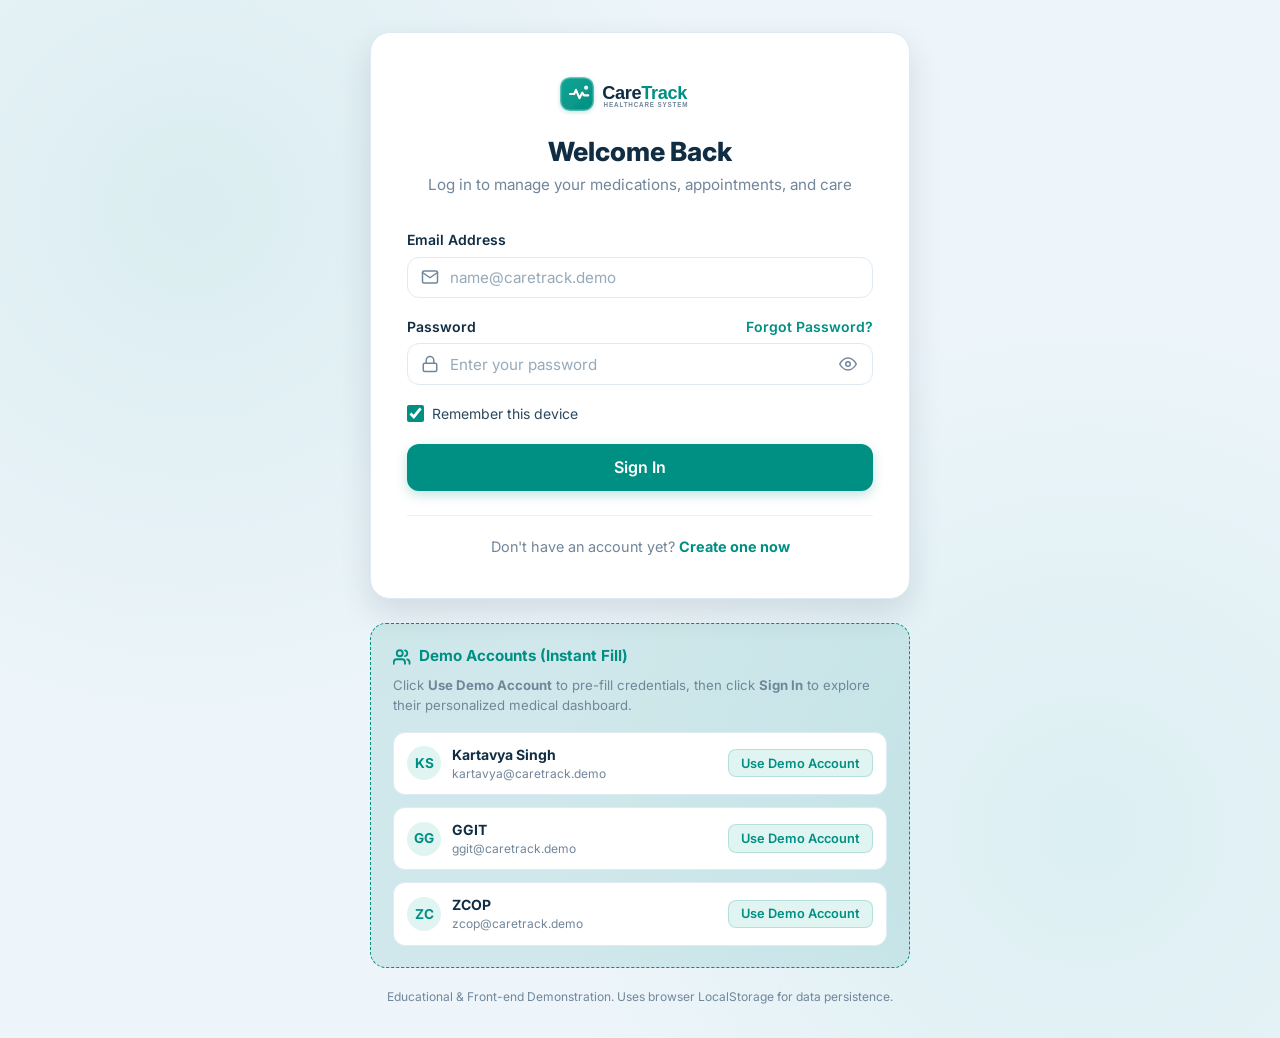
<file: emergency.html>
﻿<!DOCTYPE html>
<html lang="en">
<head>
  <meta charset="UTF-8">
  <!-- Inline theme: prevents white flash before CSS loads -->
  <script>
    (function(){
      try {
        var s = localStorage.getItem('caretrack_session');
        var theme = 'light';
        if (s) {
          var sess = JSON.parse(s);
          if (sess && sess.userId) {
            var st = localStorage.getItem('caretrack_settings_' + sess.userId);
            if (st) { var settings = JSON.parse(st); if (settings && settings.theme) theme = settings.theme; }
          }
        }
        if (theme === 'light') theme = localStorage.getItem('caretrack_theme') || 'light';
        document.documentElement.setAttribute('data-theme', theme);
      } catch(e) {}
    })();
  </script>
  <meta name="viewport" content="width=device-width, initial-scale=1.0">
  <title>Emergency Care â€” CareTrack Healthcare Management</title>
  <link rel="icon" type="image/svg+xml" href="assets/icon.svg">
  <link rel="stylesheet" href="css/style.css">
  <link rel="stylesheet" href="css/dashboard.css">
  <link rel="stylesheet" href="css/responsive.css">
</head>
<body>

  <div class="app-container">
    <!-- Sidebar -->
    <aside class="app-sidebar" id="sidebar">
      <div class="sidebar-header">
        <a href="dashboard.html" class="sidebar-logo">
          <img src="assets/logo.svg" alt="CareTrack Logo">
        </a>
        <button class="sidebar-close-btn" id="sidebar-close-btn" aria-label="Close sidebar">&times;</button>
      </div>

      <nav class="sidebar-nav">
        <div class="nav-section-label">Main Menu</div>
        <a href="dashboard.html" class="sidebar-link">
          <svg viewBox="0 0 24 24" fill="none" stroke="currentColor">
            <rect x="3" y="3" width="7" height="7" rx="1.5"></rect>
            <rect x="14" y="3" width="7" height="7" rx="1.5"></rect>
            <rect x="14" y="14" width="7" height="7" rx="1.5"></rect>
            <rect x="3" y="14" width="7" height="7" rx="1.5"></rect>
          </svg>
          <span>Dashboard</span>
        </a>

        <a href="medicines.html" class="sidebar-link">
          <svg viewBox="0 0 24 24" fill="none" stroke="currentColor">
            <path d="m10.5 20.5 10-10a4.95 4.95 0 1 0-7-7l-10 10a4.95 4.95 0 1 0 7 7Z"></path>
            <path d="m8.5 8.5 7 7"></path>
          </svg>
          <span>Medicines</span>
          <span class="badge-counter" id="sidebar-meds-badge">0</span>
        </a>

        <a href="appointments.html" class="sidebar-link">
          <svg viewBox="0 0 24 24" fill="none" stroke="currentColor">
            <rect x="3" y="4" width="18" height="18" rx="2" ry="2"></rect>
            <line x1="16" y1="2" x2="16" y2="6"></line>
            <line x1="8" y1="2" x2="8" y2="6"></line>
            <line x1="3" y1="10" x2="21" y2="10"></line>
          </svg>
          <span>Appointments</span>
          <span class="badge-counter" id="sidebar-apts-badge">0</span>
        </a>

        <a href="tasks.html" class="sidebar-link">
          <svg viewBox="0 0 24 24" fill="none" stroke="currentColor">
            <polyline points="9 11 12 14 22 4"></polyline>
            <path d="M21 12v7a2 2 0 0 1-2 2H5a2 2 0 0 1-2-2V5a2 2 0 0 1 2-2h11"></path>
          </svg>
          <span>Care Tasks</span>
        </a>

        <a href="emergency.html" class="sidebar-link active" style="color: var(--danger);">
          <svg viewBox="0 0 24 24" fill="none" stroke="currentColor">
            <polygon points="12 2 15.09 8.26 22 9.27 17 14.14 18.18 21.02 12 17.77 5.82 21.02 7 14.14 2 9.27 8.91 8.26 12 2"></polygon>
          </svg>
          <span>Emergency</span>
        </a>

        <div class="nav-section-label">Medical Records</div>
        <a href="records.html" class="sidebar-link">
          <svg viewBox="0 0 24 24" fill="none" stroke="currentColor">
            <path d="M14 2H6a2 2 0 0 0-2 2v16a2 2 0 0 0 2 2h12a2 2 0 0 0 2-2V8z"></path>
            <polyline points="14 2 14 8 20 8"></polyline>
            <line x1="16" y1="13" x2="8" y2="13"></line>
            <line x1="16" y1="17" x2="8" y2="17"></line>
          </svg>
          <span>Health Records</span>
        </a>

        <div class="nav-section-label">Account</div>
        <a href="profile.html" class="sidebar-link">
          <svg viewBox="0 0 24 24" fill="none" stroke="currentColor">
            <path d="M20 21v-2a4 4 0 0 0-4-4H8a4 4 0 0 0-4 4v2"></path>
            <circle cx="12" cy="7" r="4"></circle>
          </svg>
          <span>Profile</span>
        </a>

        <a href="settings.html" class="sidebar-link">
          <svg viewBox="0 0 24 24" fill="none" stroke="currentColor">
            <circle cx="12" cy="12" r="3"></circle>
            <path d="M19.4 15a1.65 1.65 0 0 0 .33 1.82l.06.06a2 2 0 0 1 0 2.83 2 2 0 0 1-2.83 0l-.06-.06a1.65 1.65 0 0 0-1.82-.33 1.65 1.65 0 0 0-1 1.51V21a2 2 0 0 1-2 2 2 2 0 0 1-2-2v-.09A1.65 1.65 0 0 0 9 19.4a1.65 1.65 0 0 0-1.82.33l-.06.06a2 2 0 0 1-2.83 0 2 2 0 0 1 0-2.83l.06-.06a1.65 1.65 0 0 0 .33-1.82 1.65 1.65 0 0 0-1.51-1H3a2 2 0 0 1-2-2 2 2 0 0 1 2-2h.09A1.65 1.65 0 0 0 4.6 9a1.65 1.65 0 0 0-.33-1.82l-.06-.06a2 2 0 0 1 0-2.83 2 2 0 0 1 2.83 0l.06.06a1.65 1.65 0 0 0 1.82.33H9a1.65 1.65 0 0 0 1-1.51V3a2 2 0 0 1 2-2 2 2 0 0 1 2 2v.09a1.65 1.65 0 0 0 1 1.51 1.65 1.65 0 0 0 1.82-.33l.06-.06a2 2 0 0 1 2.83 0 2 2 0 0 1 0 2.83l-.06.06a1.65 1.65 0 0 0-.33 1.82V9a1.65 1.65 0 0 0 1.51 1H21a2 2 0 0 1 2 2 2 2 0 0 1-2 2h-.09a1.65 1.65 0 0 0-1.51 1z"></path>
          </svg>
          <span>Settings</span>
        </a>
      </nav>

      <div class="sidebar-footer">
        <button type="button" class="sidebar-link logout-link" id="btn-logout" style="width: 100%; border: none; cursor: pointer; text-align: left;">
          <svg viewBox="0 0 24 24" fill="none" stroke="currentColor">
            <path d="M9 21H5a2 2 0 0 1-2-2V5a2 2 0 0 1 2-2h4"></path>
            <polyline points="16 17 21 12 16 7"></polyline>
            <line x1="21" y1="12" x2="9" y2="12"></line>
          </svg>
          <span>Log Out</span>
        </button>
      </div>
    </aside>

    <!-- Main Content -->
    <main class="app-main">
      <header class="app-header">
        <div class="header-left">
          <button class="menu-toggle-btn" aria-label="Toggle menu">â˜°</button>
          <div class="header-search">
            <span class="header-search-icon">ðŸ”</span>
            <input type="text" placeholder="Search contacts...">
          </div>
        </div>

        <div class="header-right">
          <button class="theme-toggle-btn" title="Toggle Theme">
            <svg width="20" height="20" viewBox="0 0 24 24" fill="none" stroke="currentColor" stroke-width="2">
              <path d="M21 12.79A9 9 0 1 1 11.21 3 7 7 0 0 0 21 12.79z"></path>
            </svg>
          </button>

          <div class="notification-wrapper">
            <button class="notification-btn" aria-label="Notifications">
              <svg width="20" height="20" viewBox="0 0 24 24" fill="none" stroke="currentColor" stroke-width="2">
                <path d="M18 8A6 6 0 0 0 6 8c0 7-3 9-3 9h18s-3-2-3-9"></path>
                <path d="M13.73 21a2 2 0 0 1-3.46 0"></path>
              </svg>
              <span class="notification-badge"></span>
            </button>
            <div class="notification-dropdown">
              <div class="notification-header">
                <h4>Notifications</h4>
                <button class="btn btn-sm btn-outline notification-clear-btn">Clear All</button>
              </div>
              <div class="notification-list"></div>
            </div>
          </div>

          <a href="profile.html" class="header-user-pill">
            <div class="user-avatar header-user-avatar">CT</div>
            <div>
              <div class="user-meta-name header-user-name">Loading...</div>
              <span class="user-meta-role header-user-role">Member</span>
            </div>
          </a>
        </div>
      </header>

      <div class="dashboard-content">
        <!-- Page Header -->
        <div class="view-header">
          <div class="view-title-group">
            <h1 style="color: var(--danger);">Emergency &amp; Immediate Care</h1>
            <p>Access instant contacts, designated family caregivers, and critical medical alerts.</p>
          </div>
          <button type="button" class="btn btn-outline" id="btn-edit-emergency">
            âœï¸ Edit Emergency Contacts
          </button>
        </div>

        <!-- Mandatory Disclaimer Notice Banner -->
        <div style="background-color: var(--danger-bg); border-left: 5px solid var(--danger); border-radius: var(--radius-md); padding: 1.25rem 1.5rem; margin-bottom: 2rem;">
          <div style="display: flex; gap: 1rem; align-items: flex-start;">
            <span style="font-size: 1.75rem;">âš ï¸</span>
            <div>
              <h3 style="color: var(--danger); font-size: 1.1rem; margin-bottom: 0.25rem;">Medical Emergency Disclaimer</h3>
              <p style="font-size: 0.9rem; color: var(--body-text); margin: 0; line-height: 1.5;">
                This web platform is an educational prototype and is <strong>NOT</strong> connected to 911/112 or official ambulance dispatch services. If you or someone around you is in immediate life-threatening danger, call your local national emergency helpline right away.
              </p>
            </div>
          </div>
        </div>

        <!-- Emergency Cards Grid -->
        <div class="dashboard-grid">
          <!-- Left Column: Primary & Secondary Contacts -->
          <div class="dashboard-column">
            <!-- Primary Emergency Contact Card -->
            <div class="card" style="border-left: 5px solid var(--danger);">
              <div class="card-header">
                <h2 class="card-title" style="color: var(--danger);">
                  <svg width="22" height="22" viewBox="0 0 24 24" fill="none" stroke="currentColor" stroke-width="2">
                    <path d="M22 16.92v3a2 2 0 0 1-2.18 2 19.79 19.79 0 0 1-8.63-3.07 19.5 19.5 0 0 1-6-6 19.79 19.79 0 0 1-3.07-8.67A2 2 0 0 1 4.11 2h3a2 2 0 0 1 2 1.72 12.84 12.84 0 0 0 .7 2.81 2 2 0 0 1-.45 2.11L8.09 9.91a16 16 0 0 0 6 6l1.27-1.27a2 2 0 0 1 2.11-.45 12.84 12.84 0 0 0 2.81.7A2 2 0 0 1 22 16.92z"></path>
                  </svg>
                  Primary Emergency Contact
                </h2>
                <span class="badge badge-danger">Priority 1</span>
              </div>

              <div style="margin-bottom: 1.25rem;">
                <div style="font-size: 0.8rem; color: var(--muted-text); font-weight: 700; text-transform: uppercase;">CONTACT PERSON</div>
                <div style="font-size: 1.4rem; font-weight: 800; color: var(--dark-text);" id="em-primary-name">Loading...</div>
                <div style="font-size: 0.95rem; color: var(--primary); font-weight: 600;" id="em-primary-relation">Family Doctor</div>
              </div>

              <div style="margin-bottom: 1.5rem;">
                <div style="font-size: 0.8rem; color: var(--muted-text); font-weight: 700; text-transform: uppercase;">PHONE NUMBER</div>
                <div style="font-size: 1.25rem; font-weight: 700; color: var(--dark-text);" id="em-primary-phone">+91 00000 00000</div>
              </div>

              <a href="#" id="em-call-primary-btn" class="emergency-action-btn" style="font-size: 1.05rem; padding: 1rem;">
                <svg width="22" height="22" viewBox="0 0 24 24" fill="none" stroke="currentColor" stroke-width="2.5">
                  <path d="M22 16.92v3a2 2 0 0 1-2.18 2 19.79 19.79 0 0 1-8.63-3.07 19.5 19.5 0 0 1-6-6 19.79 19.79 0 0 1-3.07-8.67A2 2 0 0 1 4.11 2h3a2 2 0 0 1 2 1.72 12.84 12.84 0 0 0 .7 2.81 2 2 0 0 1-.45 2.11L8.09 9.91a16 16 0 0 0 6 6l1.27-1.27a2 2 0 0 1 2.11-.45 12.84 12.84 0 0 0 2.81.7A2 2 0 0 1 22 16.92z"></path>
                </svg>
                <span>Call Primary Emergency Contact</span>
              </a>
            </div>

            <!-- Secondary Contact Card -->
            <div class="card">
              <div class="card-header">
                <h2 class="card-title">Secondary Contact / Family Member</h2>
                <span class="badge badge-neutral">Priority 2</span>
              </div>

              <div style="display: flex; justify-content: space-between; align-items: center; flex-wrap: wrap; gap: 1rem;">
                <div>
                  <div style="font-size: 1.15rem; font-weight: 700; color: var(--dark-text);" id="em-secondary-name">Spouse / Guardian</div>
                  <div style="font-size: 0.85rem; color: var(--muted-text);" id="em-secondary-relation">Family Member</div>
                  <div style="font-size: 1rem; font-weight: 600; color: var(--primary); margin-top: 0.25rem;" id="em-secondary-phone">+91 00000 00000</div>
                </div>
                <a href="#" id="em-call-secondary-btn" class="btn btn-outline">
                  ðŸ“ž Call Secondary
                </a>
              </div>
            </div>
          </div>

          <!-- Right Column: Critical Medical Info & Hotlines -->
          <div class="dashboard-column">
            <!-- Critical Medical Info Badge -->
            <div class="card">
              <div class="card-header">
                <h2 class="card-title">
                  <svg width="20" height="20" viewBox="0 0 24 24" fill="none" stroke="var(--primary)" stroke-width="2">
                    <path d="M22 12h-4l-3 9L9 3l-3 9H2"></path>
                  </svg>
                  Critical Health Profile
                </h2>
              </div>

              <div class="grid-2col" style="margin-bottom: 1.25rem;">
                <div style="background: var(--bg-main); padding: 1rem; border-radius: var(--radius-md); border: 1px solid var(--border-light);">
                  <div style="font-size: 0.75rem; color: var(--muted-text); font-weight: 700; text-transform: uppercase;">BLOOD GROUP</div>
                  <div style="font-size: 1.5rem; font-weight: 800; color: var(--danger);" id="em-blood-group">B+</div>
                </div>

                <div style="background: var(--bg-main); padding: 1rem; border-radius: var(--radius-md); border: 1px solid var(--border-light);">
                  <div style="font-size: 0.75rem; color: var(--muted-text); font-weight: 700; text-transform: uppercase;">ATTENDING DOCTOR</div>
                  <div style="font-size: 1rem; font-weight: 700; color: var(--dark-text);" id="em-doctor-name">Dr. Jenkins</div>
                </div>
              </div>

              <div style="background: var(--danger-bg); padding: 1rem; border-radius: var(--radius-md); border: 1px solid rgba(232, 93, 102, 0.2);">
                <div style="font-size: 0.75rem; color: var(--danger); font-weight: 700; text-transform: uppercase; margin-bottom: 0.25rem;">KNOWN MEDICAL ALLERGIES</div>
                <div style="font-size: 0.95rem; font-weight: 600; color: var(--danger);" id="em-allergies">Penicillin, Sulfa drugs</div>
              </div>
            </div>

            <!-- National Emergency Hotlines (Simulated) -->
            <div class="card">
              <div class="card-header">
                <h2 class="card-title">Direct Public Helplines</h2>
              </div>
              <div style="display: flex; flex-direction: column; gap: 0.75rem;">
                <div style="display: flex; align-items: center; justify-content: space-between; padding: 0.65rem 0.85rem; background: var(--bg-main); border-radius: var(--radius-md);">
                  <div>
                    <strong style="color: var(--dark-text);">National Emergency Response</strong>
                    <div style="font-size: 0.75rem; color: var(--muted-text);">Police, Fire &amp; Rescue</div>
                  </div>
                  <a href="tel:112" class="btn btn-sm btn-outline">Call 112</a>
                </div>

                <div style="display: flex; align-items: center; justify-content: space-between; padding: 0.65rem 0.85rem; background: var(--bg-main); border-radius: var(--radius-md);">
                  <div>
                    <strong style="color: var(--dark-text);">Emergency Ambulance Service</strong>
                    <div style="font-size: 0.75rem; color: var(--muted-text);">Paramedic Rapid Dispatch</div>
                  </div>
                  <a href="tel:102" class="btn btn-sm btn-outline">Call 102</a>
                </div>

                <div style="display: flex; align-items: center; justify-content: space-between; padding: 0.65rem 0.85rem; background: var(--bg-main); border-radius: var(--radius-md);">
                  <div>
                    <strong style="color: var(--dark-text);">National Poison Helpline</strong>
                    <div style="font-size: 0.75rem; color: var(--muted-text);">24/7 Toxic Substance Support</div>
                  </div>
                  <a href="tel:18002221222" class="btn btn-sm btn-outline">Call 1800</a>
                </div>
              </div>
            </div>
          </div>
        </div>
      </div>
    </main>
  </div>

  <!-- Edit Emergency Modal -->
  <div class="modal-overlay" id="edit-emergency-modal">
    <div class="modal-container">
      <div class="modal-header">
        <h3 class="modal-title">Edit Emergency Contacts &amp; Details</h3>
        <button class="modal-close" id="close-emergency-modal">&times;</button>
      </div>
      <form id="emergency-form" novalidate>
        <div class="modal-body">
          <h4 style="font-size: 0.95rem; color: var(--primary); margin-bottom: 0.75rem;">Primary Emergency Contact</h4>
          <div class="grid-2col">
            <div class="form-group">
              <label for="form-pname" class="form-label">Contact Name *</label>
              <input type="text" id="form-pname" class="form-control" required>
            </div>
            <div class="form-group">
              <label for="form-prelation" class="form-label">Relationship *</label>
              <input type="text" id="form-prelation" class="form-control" placeholder="e.g. Spouse / Doctor" required>
            </div>
          </div>
          <div class="form-group">
            <label for="form-pphone" class="form-label">Phone Number *</label>
            <input type="tel" id="form-pphone" class="form-control" required>
          </div>

          <h4 style="font-size: 0.95rem; color: var(--primary); margin: 1.25rem 0 0.75rem;">Secondary Contact</h4>
          <div class="grid-2col">
            <div class="form-group">
              <label for="form-sname" class="form-label">Secondary Contact Name</label>
              <input type="text" id="form-sname" class="form-control">
            </div>
            <div class="form-group">
              <label for="form-srelation" class="form-label">Relationship</label>
              <input type="text" id="form-srelation" class="form-control">
            </div>
          </div>
          <div class="form-group">
            <label for="form-sphone" class="form-label">Secondary Phone</label>
            <input type="tel" id="form-sphone" class="form-control">
          </div>

          <h4 style="font-size: 0.95rem; color: var(--primary); margin: 1.25rem 0 0.75rem;">Medical Profile</h4>
          <div class="grid-2col">
            <div class="form-group">
              <label for="form-blood" class="form-label">Blood Group</label>
              <input type="text" id="form-blood" class="form-control" placeholder="e.g. B Positive (B+)">
            </div>
            <div class="form-group">
              <label for="form-docname" class="form-label">Attending Doctor</label>
              <input type="text" id="form-docname" class="form-control">
            </div>
          </div>
          <div class="form-group">
            <label for="form-allergies" class="form-label">Known Allergies</label>
            <input type="text" id="form-allergies" class="form-control" placeholder="e.g. Penicillin, NSAIDs, Peanuts">
          </div>
        </div>

        <div class="modal-footer">
          <button type="button" class="btn btn-outline" id="btn-cancel-em">Cancel</button>
          <button type="submit" class="btn btn-primary" id="btn-save-em">Save Contacts</button>
        </div>
      </form>
    </div>
  </div>

  <div id="toast-container"></div>

  <script src="js/storage.js"></script>
  <script src="js/auth.js"></script>
  <script src="js/common.js"></script>
  <script src="js/emergency.js"></script>
</body>
</html>
</file>
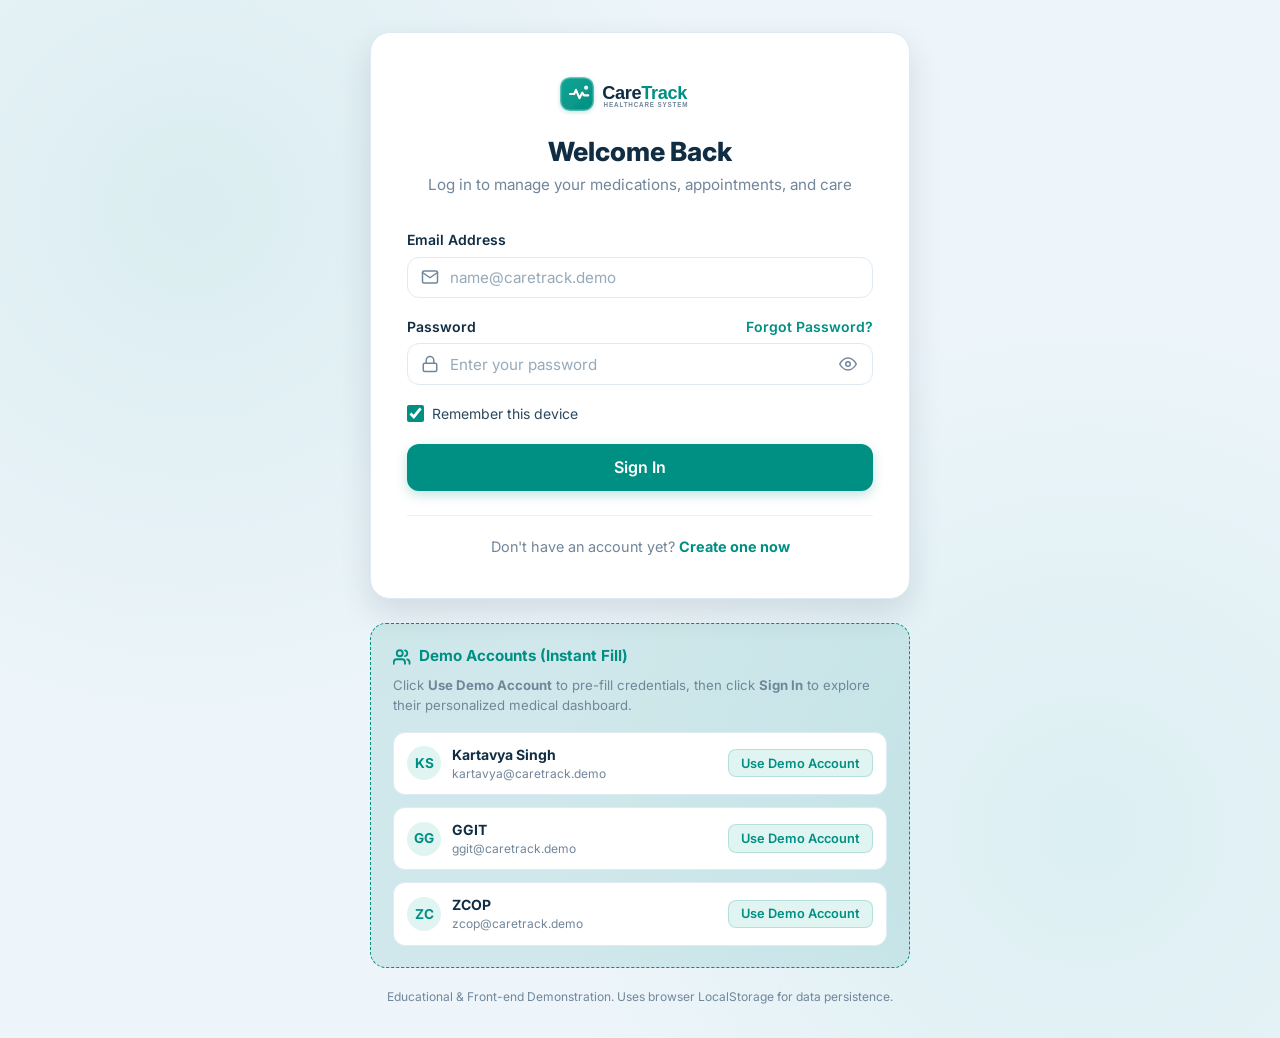
<file: login.html>
<!DOCTYPE html>
<html lang="en">
<head>
  <meta charset="UTF-8">
  <!-- Inline theme: prevents white flash before CSS loads -->
  <script>
    (function(){
      try {
        var s = localStorage.getItem('caretrack_session');
        var theme = 'light';
        if (s) {
          var sess = JSON.parse(s);
          if (sess && sess.userId) {
            var st = localStorage.getItem('caretrack_settings_' + sess.userId);
            if (st) { var settings = JSON.parse(st); if (settings && settings.theme) theme = settings.theme; }
          }
        }
        if (theme === 'light') theme = localStorage.getItem('caretrack_theme') || 'light';
        document.documentElement.setAttribute('data-theme', theme);
      } catch(e) {}
    })();
  </script>
  <meta name="viewport" content="width=device-width, initial-scale=1.0">
  <title>Login — CareTrack Healthcare Management</title>
  <link rel="icon" type="image/svg+xml" href="assets/icon.svg">
  <link rel="stylesheet" href="css/style.css">
  <link rel="stylesheet" href="css/auth.css">
  <link rel="stylesheet" href="css/responsive.css">
</head>
<body class="auth-page">

  <div class="auth-wrapper auth-wide">
    <div class="auth-card">
      <div class="auth-header">
        <a href="index.html" class="auth-logo">
          <img src="assets/logo.svg" alt="CareTrack Logo" height="42">
        </a>
        <h1 class="auth-title">Welcome Back</h1>
        <p class="auth-subtitle">Log in to manage your medications, appointments, and care</p>
      </div>

      <!-- Alert Message Box -->
      <div id="login-alert" class="auth-alert" role="alert"></div>

      <!-- Login Form -->
      <form id="login-form" novalidate>
        <div class="form-group">
          <label for="login-email" class="form-label">Email Address</label>
          <div class="input-with-icon">
            <span class="input-icon-left">
              <svg width="18" height="18" viewBox="0 0 24 24" fill="none" stroke="currentColor" stroke-width="2" stroke-linecap="round" stroke-linejoin="round">
                <path d="M4 4h16c1.1 0 2 .9 2 2v12c0 1.1-.9 2-2 2H4c-1.1 0-2-.9-2-2V6c0-1.1.9-2 2-2z"></path>
                <polyline points="22,6 12,13 2,6"></polyline>
              </svg>
            </span>
            <input 
              type="email" 
              id="login-email" 
              name="email" 
              class="form-control" 
              placeholder="name@caretrack.demo" 
              required 
              autocomplete="email"
            >
          </div>
          <div class="form-error" id="email-error">Please enter a valid email address.</div>
        </div>

        <div class="form-group">
          <div style="display: flex; justify-content: space-between; align-items: center; margin-bottom: 0.4rem;">
            <label for="login-password" class="form-label" style="margin-bottom: 0;">Password</label>
            <a href="#" id="forgot-password-link" class="text-sm text-primary" style="font-weight: 600;">Forgot Password?</a>
          </div>
          <div class="input-with-icon">
            <span class="input-icon-left">
              <svg width="18" height="18" viewBox="0 0 24 24" fill="none" stroke="currentColor" stroke-width="2" stroke-linecap="round" stroke-linejoin="round">
                <rect x="3" y="11" width="18" height="11" rx="2" ry="2"></rect>
                <path d="M7 11V7a5 5 0 0 1 10 0v4"></path>
              </svg>
            </span>
            <input 
              type="password" 
              id="login-password" 
              name="password" 
              class="form-control" 
              placeholder="Enter your password" 
              required 
              autocomplete="current-password"
            >
            <button type="button" class="password-toggle-btn" id="toggle-password" title="Show or hide password" aria-label="Toggle password visibility">
              <svg id="eye-icon" width="18" height="18" viewBox="0 0 24 24" fill="none" stroke="currentColor" stroke-width="2" stroke-linecap="round" stroke-linejoin="round">
                <path d="M1 12s4-8 11-8 11 8 11 8-4 8-11 8-11-8-11-8z"></path>
                <circle cx="12" cy="12" r="3"></circle>
              </svg>
            </button>
          </div>
          <div class="form-error" id="password-error">Password is required.</div>
        </div>

        <div class="auth-flex-row">
          <label class="checkbox-label">
            <input type="checkbox" id="remember-me" checked>
            <span>Remember this device</span>
          </label>
        </div>

        <button type="submit" class="btn btn-primary btn-submit" id="btn-login-submit">
          <span class="btn-spinner" id="login-spinner"></span>
          <span class="btn-text">Sign In</span>
        </button>
      </form>

      <div class="auth-footer">
        Don't have an account yet? <a href="signup.html" style="font-weight: 700;">Create one now</a>
      </div>
    </div>

    <!-- REQUIRED Demo Accounts Panel -->
    <div class="demo-accounts-card">
      <div class="demo-accounts-title">
        <svg width="18" height="18" viewBox="0 0 24 24" fill="none" stroke="currentColor" stroke-width="2.5" stroke-linecap="round" stroke-linejoin="round">
          <path d="M16 21v-2a4 4 0 0 0-4-4H5a4 4 0 0 0-4 4v2"></path>
          <circle cx="9" cy="7" r="4"></circle>
          <path d="M22 21v-2a4 4 0 0 0-3-3.87"></path>
          <path d="M16 3.13a4 4 0 0 1 0 7.75"></path>
        </svg>
        <span>Demo Accounts (Instant Fill)</span>
      </div>
      <p class="demo-accounts-subtitle">
        Click <strong>Use Demo Account</strong> to pre-fill credentials, then click <strong>Sign In</strong> to explore their personalized medical dashboard.
      </p>

      <div class="demo-account-list">
        <!-- Demo User 1: Kartavya Singh -->
        <div class="demo-account-item">
          <div class="demo-user-meta">
            <div class="demo-user-avatar">KS</div>
            <div class="demo-user-info">
              <span class="demo-user-name">Kartavya Singh</span>
              <span class="demo-user-email">kartavya@caretrack.demo</span>
            </div>
          </div>
          <button type="button" class="btn-fill-demo" data-email="kartavya@caretrack.demo" data-pass="9453583811">
            Use Demo Account
          </button>
        </div>

        <!-- Demo User 2: GGIT -->
        <div class="demo-account-item">
          <div class="demo-user-meta">
            <div class="demo-user-avatar">GG</div>
            <div class="demo-user-info">
              <span class="demo-user-name">GGIT</span>
              <span class="demo-user-email">ggit@caretrack.demo</span>
            </div>
          </div>
          <button type="button" class="btn-fill-demo" data-email="ggit@caretrack.demo" data-pass="209801">
            Use Demo Account
          </button>
        </div>

        <!-- Demo User 3: ZCOP -->
        <div class="demo-account-item">
          <div class="demo-user-meta">
            <div class="demo-user-avatar">ZC</div>
            <div class="demo-user-info">
              <span class="demo-user-name">ZCOP</span>
              <span class="demo-user-email">zcop@caretrack.demo</span>
            </div>
          </div>
          <button type="button" class="btn-fill-demo" data-email="zcop@caretrack.demo" data-pass="209801">
            Use Demo Account
          </button>
        </div>
      </div>
    </div>

    <div class="auth-disclaimer">
      Educational &amp; Front-end Demonstration. Uses browser LocalStorage for data persistence.
    </div>
  </div>

  <!-- Forgot Password Modal -->
  <div class="modal-overlay" id="forgot-password-modal">
    <div class="modal-container" style="max-width: 440px;">
      <div class="modal-header">
        <h3 class="modal-title">Reset Demo Password</h3>
        <button class="modal-close" id="close-forgot-modal">&times;</button>
      </div>
      <div class="modal-body">
        <p style="font-size: 0.9rem; color: var(--muted-text); margin-bottom: 1.25rem;">
          In this client-side demo, enter your registered email address to reveal your saved demo password or quick reset hint.
        </p>
        <div class="form-group">
          <label for="reset-email" class="form-label">Account Email</label>
          <input type="email" id="reset-email" class="form-control" placeholder="Enter your registered email">
        </div>
        <div id="reset-result" style="display: none; padding: 0.85rem; border-radius: var(--radius-md); font-size: 0.85rem; margin-top: 0.75rem;"></div>
      </div>
      <div class="modal-footer">
        <button type="button" class="btn btn-outline" id="btn-cancel-reset">Cancel</button>
        <button type="button" class="btn btn-primary" id="btn-find-password">Retrieve Password</button>
      </div>
    </div>
  </div>

  <div id="toast-container"></div>

  <script src="js/storage.js"></script>
  <script src="js/auth.js"></script>
  <script src="js/common.js"></script>
  <script>
    // Redirect if already authenticated
    if (Auth.isAuthenticated()) {
      window.location.href = 'dashboard.html';
    }

    const loginForm = document.getElementById('login-form');
    const emailInput = document.getElementById('login-email');
    const passwordInput = document.getElementById('login-password');
    const togglePasswordBtn = document.getElementById('toggle-password');
    const eyeIcon = document.getElementById('eye-icon');
    const rememberMeCheckbox = document.getElementById('remember-me');
    const submitBtn = document.getElementById('btn-login-submit');
    const alertBox = document.getElementById('login-alert');
    const emailError = document.getElementById('email-error');
    const passwordError = document.getElementById('password-error');

    // Password show/hide toggle
    togglePasswordBtn.addEventListener('click', () => {
      const isPassword = passwordInput.getAttribute('type') === 'password';
      passwordInput.setAttribute('type', isPassword ? 'text' : 'password');
      if (isPassword) {
        eyeIcon.innerHTML = `<path d="M17.94 17.94A10.07 10.07 0 0 1 12 20c-7 0-11-8-11-8a18.45 18.45 0 0 1 5.06-5.94M9.9 4.24A9.12 9.12 0 0 1 12 4c7 0 11 8 11 8a18.5 18.5 0 0 1-2.16 3.19m-6.72-1.07a3 3 0 1 1-4.24-4.24"></path><line x1="1" y1="1" x2="23" y2="23"></line>`;
      } else {
        eyeIcon.innerHTML = `<path d="M1 12s4-8 11-8 11 8 11 8-4 8-11 8-11-8-11-8z"></path><circle cx="12" cy="12" r="3"></circle>`;
      }
    });

    // Demo Account Autofill Buttons
    document.querySelectorAll('.btn-fill-demo').forEach(btn => {
      btn.addEventListener('click', () => {
        const email = btn.getAttribute('data-email');
        const pass = btn.getAttribute('data-pass');
        emailInput.value = email;
        passwordInput.value = pass;
        hideAlert();
        emailError.classList.remove('visible');
        passwordError.classList.remove('visible');
        passwordInput.focus();
        Common.showToast(`Pre-filled credentials for ${btn.parentElement.querySelector('.demo-user-name').textContent}`, 'info');
      });
    });

    function showAlert(msg, isError = true) {
      alertBox.textContent = msg;
      alertBox.className = `auth-alert visible ${isError ? 'auth-alert-danger' : 'auth-alert-success'}`;
    }

    function hideAlert() {
      alertBox.className = 'auth-alert';
      alertBox.textContent = '';
    }

    // Form submission
    loginForm.addEventListener('submit', (e) => {
      e.preventDefault();
      hideAlert();
      let hasError = false;

      const email = emailInput.value.trim();
      const password = passwordInput.value;

      if (!email || !/\S+@\S+\.\S+/.test(email)) {
        emailError.classList.add('visible');
        hasError = true;
      } else {
        emailError.classList.remove('visible');
      }

      if (!password) {
        passwordError.classList.add('visible');
        hasError = true;
      } else {
        passwordError.classList.remove('visible');
      }

      if (hasError) return;

      // Show loading state
      submitBtn.classList.add('loading');
      submitBtn.disabled = true;

      setTimeout(() => {
        const result = Auth.login(email, password, rememberMeCheckbox.checked);

        if (result.success) {
          showAlert(`Welcome, ${result.user.name}! Redirecting to dashboard...`, false);
          setTimeout(() => {
            window.location.href = 'dashboard.html';
          }, 600);
        } else {
          submitBtn.classList.remove('loading');
          submitBtn.disabled = false;
          showAlert(result.message, true);
        }
      }, 500);
    });

    // Forgot Password Flow
    const forgotLink = document.getElementById('forgot-password-link');
    const forgotModal = document.getElementById('forgot-password-modal');
    const closeForgotModal = document.getElementById('close-forgot-modal');
    const cancelReset = document.getElementById('btn-cancel-reset');
    const findPasswordBtn = document.getElementById('btn-find-password');
    const resetEmailInput = document.getElementById('reset-email');
    const resetResult = document.getElementById('reset-result');

    forgotLink.onclick = (e) => {
      e.preventDefault();
      resetEmailInput.value = emailInput.value || '';
      resetResult.style.display = 'none';
      Common.openModal('forgot-password-modal');
    };

    closeForgotModal.onclick = () => Common.closeModal('forgot-password-modal');
    cancelReset.onclick = () => Common.closeModal('forgot-password-modal');

    findPasswordBtn.onclick = () => {
      const email = resetEmailInput.value.trim().toLowerCase();
      if (!email) {
        resetResult.style.display = 'block';
        resetResult.style.backgroundColor = 'var(--danger-bg)';
        resetResult.style.color = 'var(--danger)';
        resetResult.textContent = 'Please provide an email address.';
        return;
      }

      const users = JSON.parse(localStorage.getItem('caretrack_users') || '[]');
      const user = users.find(u => u.email.toLowerCase() === email);

      resetResult.style.display = 'block';
      if (user) {
        resetResult.style.backgroundColor = 'var(--success-bg)';
        resetResult.style.color = 'var(--success)';
        resetResult.innerHTML = `Demo Password for <strong>${Common.escapeHtml(user.name)}</strong>: <code style="font-weight: 700; background: rgba(0,0,0,0.06); padding: 2px 6px; border-radius: 4px;">${Common.escapeHtml(user.password)}</code>`;
      } else {
        resetResult.style.backgroundColor = 'var(--danger-bg)';
        resetResult.style.color = 'var(--danger)';
        resetResult.textContent = 'No user account found matching this email address.';
      }
    };
  </script>
</body>
</html>
</file>
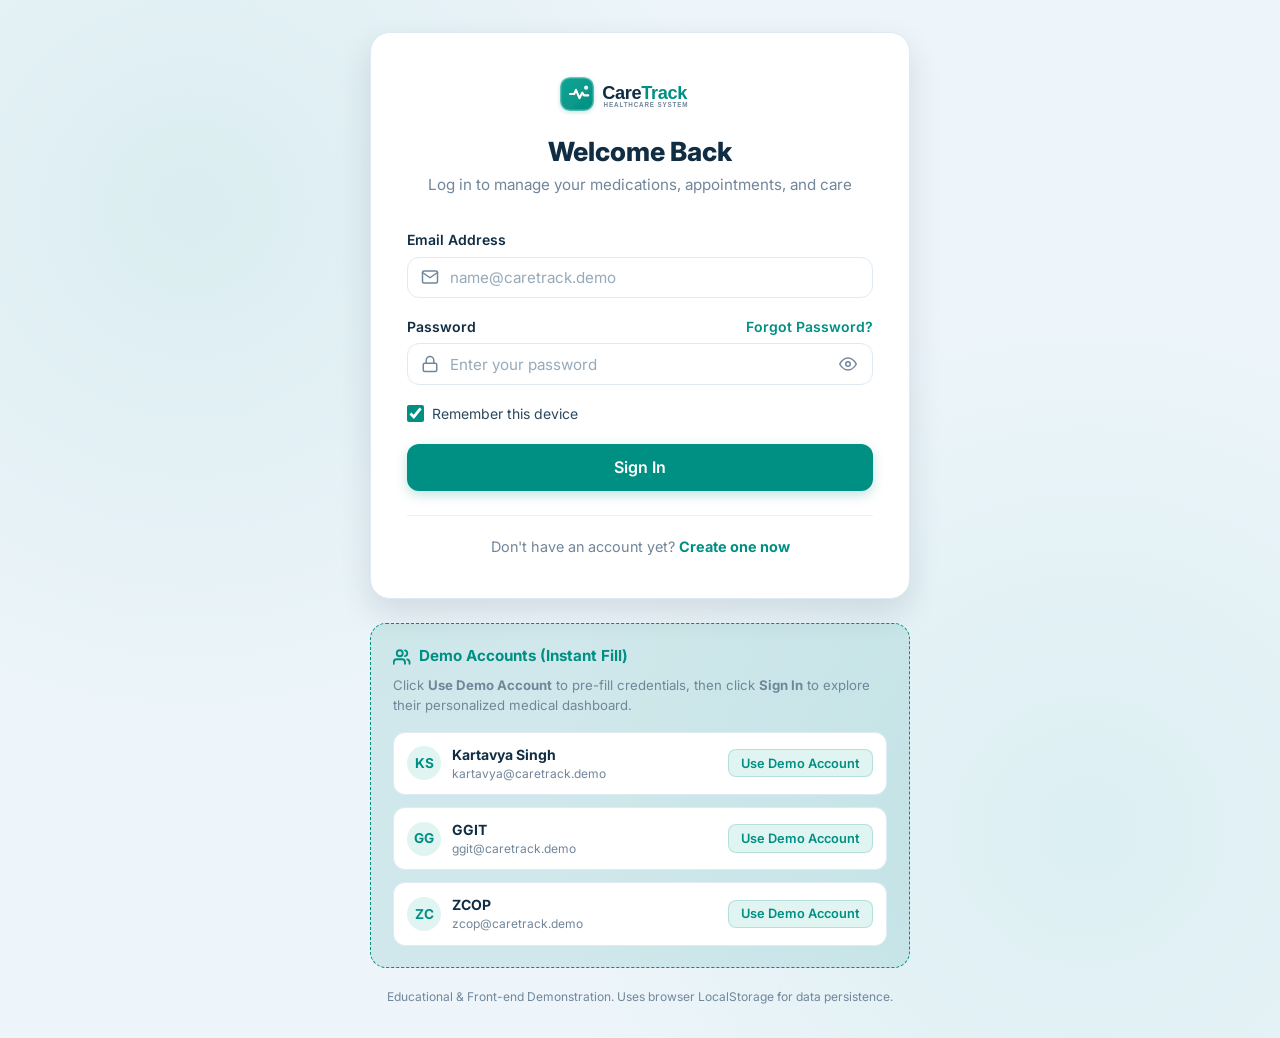
<file: medicines.html>
﻿<!DOCTYPE html>
<html lang="en">
<head>
  <meta charset="UTF-8">
  <!-- Inline theme: prevents white flash before CSS loads -->
  <script>
    (function(){
      try {
        var s = localStorage.getItem('caretrack_session');
        var theme = 'light';
        if (s) {
          var sess = JSON.parse(s);
          if (sess && sess.userId) {
            var st = localStorage.getItem('caretrack_settings_' + sess.userId);
            if (st) { var settings = JSON.parse(st); if (settings && settings.theme) theme = settings.theme; }
          }
        }
        if (theme === 'light') theme = localStorage.getItem('caretrack_theme') || 'light';
        document.documentElement.setAttribute('data-theme', theme);
      } catch(e) {}
    })();
  </script>
  <meta name="viewport" content="width=device-width, initial-scale=1.0">
  <title>Medicines â€” CareTrack Healthcare Management</title>
  <link rel="icon" type="image/svg+xml" href="assets/icon.svg">
  <link rel="stylesheet" href="css/style.css">
  <link rel="stylesheet" href="css/dashboard.css">
  <link rel="stylesheet" href="css/responsive.css">
</head>
<body>

  <div class="app-container">
    <!-- Sidebar -->
    <aside class="app-sidebar" id="sidebar">
      <div class="sidebar-header">
        <a href="dashboard.html" class="sidebar-logo">
          <img src="assets/logo.svg" alt="CareTrack Logo">
        </a>
        <button class="sidebar-close-btn" id="sidebar-close-btn" aria-label="Close sidebar">&times;</button>
      </div>

      <nav class="sidebar-nav">
        <div class="nav-section-label">Main Menu</div>
        <a href="dashboard.html" class="sidebar-link">
          <svg viewBox="0 0 24 24" fill="none" stroke="currentColor">
            <rect x="3" y="3" width="7" height="7" rx="1.5"></rect>
            <rect x="14" y="3" width="7" height="7" rx="1.5"></rect>
            <rect x="14" y="14" width="7" height="7" rx="1.5"></rect>
            <rect x="3" y="14" width="7" height="7" rx="1.5"></rect>
          </svg>
          <span>Dashboard</span>
        </a>

        <a href="medicines.html" class="sidebar-link active">
          <svg viewBox="0 0 24 24" fill="none" stroke="currentColor">
            <path d="m10.5 20.5 10-10a4.95 4.95 0 1 0-7-7l-10 10a4.95 4.95 0 1 0 7 7Z"></path>
            <path d="m8.5 8.5 7 7"></path>
          </svg>
          <span>Medicines</span>
          <span class="badge-counter" id="sidebar-meds-badge">0</span>
        </a>

        <a href="appointments.html" class="sidebar-link">
          <svg viewBox="0 0 24 24" fill="none" stroke="currentColor">
            <rect x="3" y="4" width="18" height="18" rx="2" ry="2"></rect>
            <line x1="16" y1="2" x2="16" y2="6"></line>
            <line x1="8" y1="2" x2="8" y2="6"></line>
            <line x1="3" y1="10" x2="21" y2="10"></line>
          </svg>
          <span>Appointments</span>
          <span class="badge-counter" id="sidebar-apts-badge">0</span>
        </a>

        <a href="tasks.html" class="sidebar-link">
          <svg viewBox="0 0 24 24" fill="none" stroke="currentColor">
            <polyline points="9 11 12 14 22 4"></polyline>
            <path d="M21 12v7a2 2 0 0 1-2 2H5a2 2 0 0 1-2-2V5a2 2 0 0 1 2-2h11"></path>
          </svg>
          <span>Care Tasks</span>
        </a>

        <a href="emergency.html" class="sidebar-link" style="color: var(--danger);">
          <svg viewBox="0 0 24 24" fill="none" stroke="currentColor">
            <polygon points="12 2 15.09 8.26 22 9.27 17 14.14 18.18 21.02 12 17.77 5.82 21.02 7 14.14 2 9.27 8.91 8.26 12 2"></polygon>
          </svg>
          <span>Emergency</span>
        </a>

        <div class="nav-section-label">Medical Records</div>
        <a href="records.html" class="sidebar-link">
          <svg viewBox="0 0 24 24" fill="none" stroke="currentColor">
            <path d="M14 2H6a2 2 0 0 0-2 2v16a2 2 0 0 0 2 2h12a2 2 0 0 0 2-2V8z"></path>
            <polyline points="14 2 14 8 20 8"></polyline>
            <line x1="16" y1="13" x2="8" y2="13"></line>
            <line x1="16" y1="17" x2="8" y2="17"></line>
          </svg>
          <span>Health Records</span>
        </a>

        <div class="nav-section-label">Account</div>
        <a href="profile.html" class="sidebar-link">
          <svg viewBox="0 0 24 24" fill="none" stroke="currentColor">
            <path d="M20 21v-2a4 4 0 0 0-4-4H8a4 4 0 0 0-4 4v2"></path>
            <circle cx="12" cy="7" r="4"></circle>
          </svg>
          <span>Profile</span>
        </a>

        <a href="settings.html" class="sidebar-link">
          <svg viewBox="0 0 24 24" fill="none" stroke="currentColor">
            <circle cx="12" cy="12" r="3"></circle>
            <path d="M19.4 15a1.65 1.65 0 0 0 .33 1.82l.06.06a2 2 0 0 1 0 2.83 2 2 0 0 1-2.83 0l-.06-.06a1.65 1.65 0 0 0-1.82-.33 1.65 1.65 0 0 0-1 1.51V21a2 2 0 0 1-2 2 2 2 0 0 1-2-2v-.09A1.65 1.65 0 0 0 9 19.4a1.65 1.65 0 0 0-1.82.33l-.06.06a2 2 0 0 1-2.83 0 2 2 0 0 1 0-2.83l.06-.06a1.65 1.65 0 0 0 .33-1.82 1.65 1.65 0 0 0-1.51-1H3a2 2 0 0 1-2-2 2 2 0 0 1 2-2h.09A1.65 1.65 0 0 0 4.6 9a1.65 1.65 0 0 0-.33-1.82l-.06-.06a2 2 0 0 1 0-2.83 2 2 0 0 1 2.83 0l.06.06a1.65 1.65 0 0 0 1.82.33H9a1.65 1.65 0 0 0 1-1.51V3a2 2 0 0 1 2-2 2 2 0 0 1 2 2v.09a1.65 1.65 0 0 0 1 1.51 1.65 1.65 0 0 0 1.82-.33l.06-.06a2 2 0 0 1 2.83 0 2 2 0 0 1 0 2.83l-.06.06a1.65 1.65 0 0 0-.33 1.82V9a1.65 1.65 0 0 0 1.51 1H21a2 2 0 0 1 2 2 2 2 0 0 1-2 2h-.09a1.65 1.65 0 0 0-1.51 1z"></path>
          </svg>
          <span>Settings</span>
        </a>
      </nav>

      <div class="sidebar-footer">
        <button type="button" class="sidebar-link logout-link" id="btn-logout" style="width: 100%; border: none; cursor: pointer; text-align: left;">
          <svg viewBox="0 0 24 24" fill="none" stroke="currentColor">
            <path d="M9 21H5a2 2 0 0 1-2-2V5a2 2 0 0 1 2-2h4"></path>
            <polyline points="16 17 21 12 16 7"></polyline>
            <line x1="21" y1="12" x2="9" y2="12"></line>
          </svg>
          <span>Log Out</span>
        </button>
      </div>
    </aside>

    <!-- Main Content -->
    <main class="app-main">
      <header class="app-header">
        <div class="header-left">
          <button class="menu-toggle-btn" aria-label="Toggle menu">â˜°</button>
          <div class="header-search">
            <span class="header-search-icon">ðŸ”</span>
            <input type="text" id="header-search-input" placeholder="Search medicines...">
          </div>
        </div>

        <div class="header-right">
          <button class="theme-toggle-btn" title="Toggle Theme">
            <svg width="20" height="20" viewBox="0 0 24 24" fill="none" stroke="currentColor" stroke-width="2">
              <path d="M21 12.79A9 9 0 1 1 11.21 3 7 7 0 0 0 21 12.79z"></path>
            </svg>
          </button>

          <div class="notification-wrapper">
            <button class="notification-btn" aria-label="Notifications">
              <svg width="20" height="20" viewBox="0 0 24 24" fill="none" stroke="currentColor" stroke-width="2">
                <path d="M18 8A6 6 0 0 0 6 8c0 7-3 9-3 9h18s-3-2-3-9"></path>
                <path d="M13.73 21a2 2 0 0 1-3.46 0"></path>
              </svg>
              <span class="notification-badge"></span>
            </button>
            <div class="notification-dropdown">
              <div class="notification-header">
                <h4>Notifications</h4>
                <button class="btn btn-sm btn-outline notification-clear-btn">Clear All</button>
              </div>
              <div class="notification-list"></div>
            </div>
          </div>

          <a href="profile.html" class="header-user-pill">
            <div class="user-avatar header-user-avatar">CT</div>
            <div>
              <div class="user-meta-name header-user-name">Loading...</div>
              <span class="user-meta-role header-user-role">Member</span>
            </div>
          </a>
        </div>
      </header>

      <div class="dashboard-content">
        <!-- Page Header -->
        <div class="view-header">
          <div class="view-title-group">
            <h1>Medicine Management</h1>
            <p>Track your prescribed dosages, schedules, meal reminders, and daily adherence.</p>
          </div>
          <button type="button" class="btn btn-primary" id="btn-open-add-med">
            + Add New Medicine
          </button>
        </div>

        <!-- Filter & Search Toolbar -->
        <div class="toolbar-card">
          <div class="toolbar-filters">
            <button class="filter-btn-pill active" data-filter="all">All Medicines (<span id="count-all">0</span>)</button>
            <button class="filter-btn-pill" data-filter="active">Active (<span id="count-active">0</span>)</button>
            <button class="filter-btn-pill" data-filter="completed">Completed (<span id="count-completed">0</span>)</button>
          </div>

          <div style="display: flex; gap: 0.75rem; align-items: center; flex-wrap: wrap;">
            <div style="position: relative;">
              <input type="text" id="med-search-input" class="form-control" placeholder="Search by name, dosage..." style="padding: 0.45rem 0.85rem; font-size: 0.85rem; width: 220px;">
            </div>
            <select id="med-sort-select" class="form-control" style="padding: 0.45rem 0.85rem; font-size: 0.85rem; width: 160px;">
              <option value="name-asc">Sort: Name (A-Z)</option>
              <option value="name-desc">Sort: Name (Z-A)</option>
              <option value="time">Sort: Scheduled Time</option>
              <option value="status">Sort: Status</option>
            </select>
          </div>
        </div>

        <!-- Medicines Table Container -->
        <div class="table-responsive">
          <table class="care-table" id="meds-table">
            <thead>
              <tr>
                <th>Medicine &amp; Dosage</th>
                <th>Frequency</th>
                <th>Daily Schedule</th>
                <th>Duration Period</th>
                <th>Status</th>
                <th>Reminder</th>
                <th style="text-align: right;">Actions</th>
              </tr>
            </thead>
            <tbody id="meds-table-body">
              <!-- Rendered Dynamically -->
            </tbody>
          </table>
          <div id="meds-empty-view" style="display: none;"></div>
        </div>
      </div>
    </main>
  </div>

  <!-- Add / Edit Medicine Modal -->
  <div class="modal-overlay" id="medicine-modal">
    <div class="modal-container">
      <div class="modal-header">
        <h3 class="modal-title" id="med-modal-title">Add New Medicine</h3>
        <button class="modal-close" id="close-med-modal">&times;</button>
      </div>
      <form id="med-form" novalidate>
        <div class="modal-body">
          <input type="hidden" id="med-id">

          <div class="form-group">
            <label for="med-name" class="form-label">Medicine Name *</label>
            <input type="text" id="med-name" class="form-control" placeholder="e.g. Atorvastatin" required>
            <div class="form-error" id="med-name-error">Please enter medicine name.</div>
          </div>

          <div class="grid-2col">
            <div class="form-group">
              <label for="med-dosage" class="form-label">Dosage *</label>
              <input type="text" id="med-dosage" class="form-control" placeholder="e.g. 20 mg / 1 Tablet" required>
              <div class="form-error" id="med-dosage-error">Dosage is required.</div>
            </div>

            <div class="form-group">
              <label for="med-frequency" class="form-label">Frequency *</label>
              <select id="med-frequency" class="form-control" required>
                <option value="Once Daily">Once Daily</option>
                <option value="Twice Daily">Twice Daily</option>
                <option value="3 Times Daily">3 Times Daily</option>
                <option value="Weekly">Weekly</option>
                <option value="As Needed">As Needed (SOS)</option>
              </select>
            </div>
          </div>

          <div class="grid-2col">
            <div class="form-group">
              <label for="med-time" class="form-label">Scheduled Time *</label>
              <input type="text" id="med-time" class="form-control" placeholder="e.g. 09:00 PM" required>
              <div class="form-error" id="med-time-error">Please specify time.</div>
            </div>

            <div class="form-group">
              <label for="med-status" class="form-label">Current Status</label>
              <select id="med-status" class="form-control">
                <option value="Active">Active Prescription</option>
                <option value="Completed">Completed / Stopped</option>
              </select>
            </div>
          </div>

          <div class="grid-2col">
            <div class="form-group">
              <label for="med-start-date" class="form-label">Start Date</label>
              <input type="date" id="med-start-date" class="form-control">
            </div>

            <div class="form-group">
              <label for="med-end-date" class="form-label">End Date</label>
              <input type="date" id="med-end-date" class="form-control">
            </div>
          </div>

          <div class="form-group">
            <label for="med-instructions" class="form-label">Special Meal / Consumption Instructions</label>
            <input type="text" id="med-instructions" class="form-control" placeholder="e.g. Take after dinner with a full glass of water">
          </div>

          <div class="form-group">
            <label class="checkbox-label">
              <input type="checkbox" id="med-reminder" checked>
              <span>Enable daily notification reminder for this medicine</span>
            </label>
          </div>
        </div>

        <div class="modal-footer">
          <button type="button" class="btn btn-outline" id="btn-cancel-med">Cancel</button>
          <button type="submit" class="btn btn-primary" id="btn-save-med">Save Medicine</button>
        </div>
      </form>
    </div>
  </div>

  <div id="toast-container"></div>

  <script src="js/storage.js"></script>
  <script src="js/auth.js"></script>
  <script src="js/common.js"></script>
  <script src="js/medicines.js"></script>
</body>
</html>
</file>
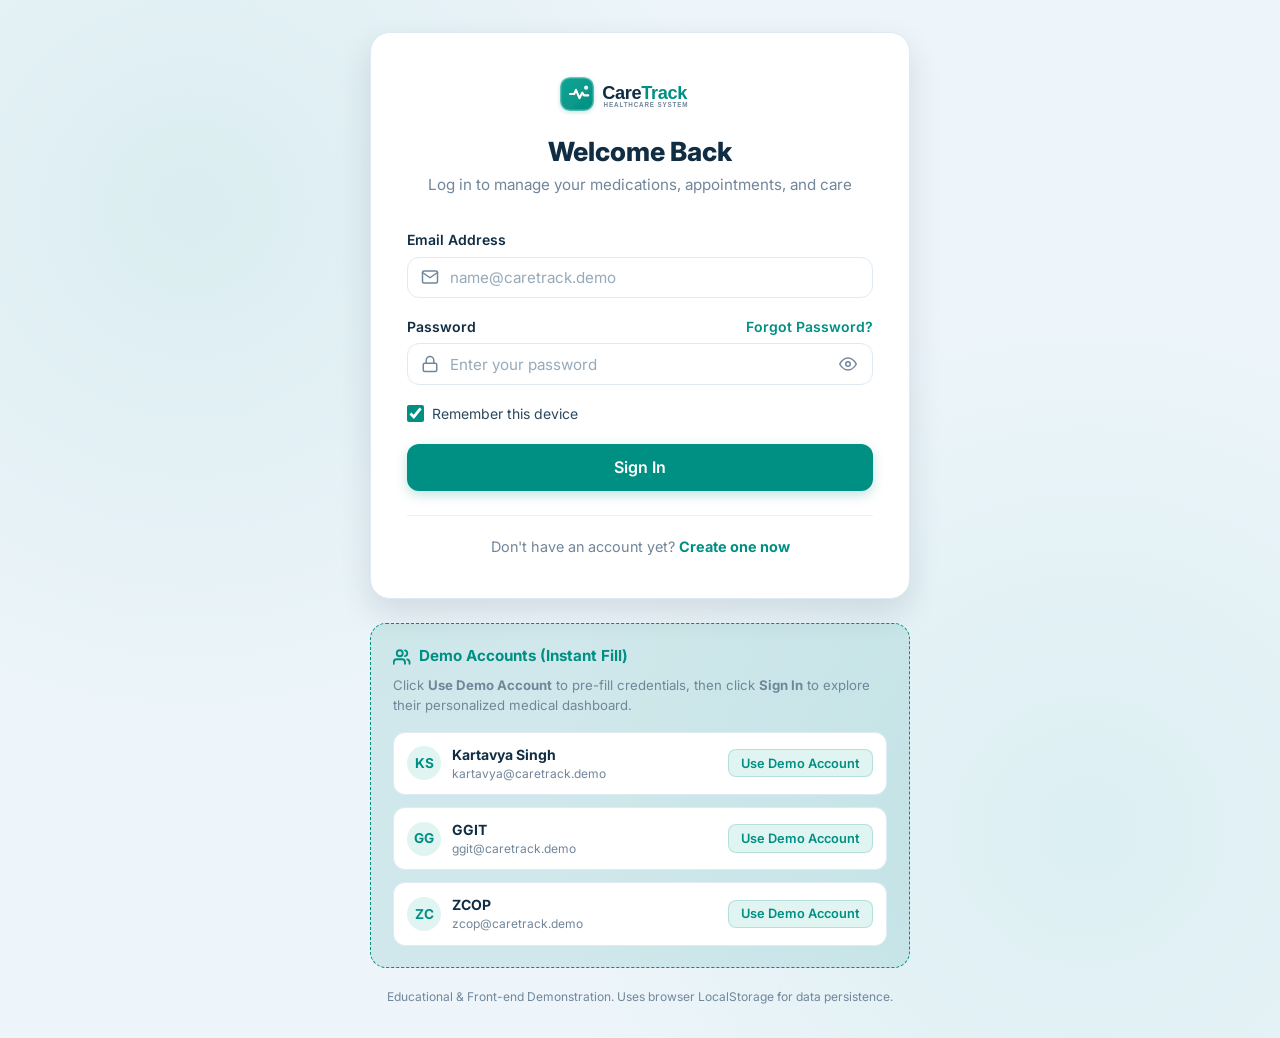
<file: profile.html>
﻿<!DOCTYPE html>
<html lang="en">
<head>
  <meta charset="UTF-8">
  <!-- Inline theme: prevents white flash before CSS loads -->
  <script>
    (function(){
      try {
        var s = localStorage.getItem('caretrack_session');
        var theme = 'light';
        if (s) {
          var sess = JSON.parse(s);
          if (sess && sess.userId) {
            var st = localStorage.getItem('caretrack_settings_' + sess.userId);
            if (st) { var settings = JSON.parse(st); if (settings && settings.theme) theme = settings.theme; }
          }
        }
        if (theme === 'light') theme = localStorage.getItem('caretrack_theme') || 'light';
        document.documentElement.setAttribute('data-theme', theme);
      } catch(e) {}
    })();
  </script>
  <meta name="viewport" content="width=device-width, initial-scale=1.0">
  <title>User Profile â€” CareTrack Healthcare Management</title>
  <link rel="icon" type="image/svg+xml" href="assets/icon.svg">
  <link rel="stylesheet" href="css/style.css">
  <link rel="stylesheet" href="css/dashboard.css">
  <link rel="stylesheet" href="css/responsive.css">
</head>
<body>

  <div class="app-container">
    <!-- Sidebar -->
    <aside class="app-sidebar" id="sidebar">
      <div class="sidebar-header">
        <a href="dashboard.html" class="sidebar-logo">
          <img src="assets/logo.svg" alt="CareTrack Logo">
        </a>
        <button class="sidebar-close-btn" id="sidebar-close-btn" aria-label="Close sidebar">&times;</button>
      </div>

      <nav class="sidebar-nav">
        <div class="nav-section-label">Main Menu</div>
        <a href="dashboard.html" class="sidebar-link">
          <svg viewBox="0 0 24 24" fill="none" stroke="currentColor">
            <rect x="3" y="3" width="7" height="7" rx="1.5"></rect>
            <rect x="14" y="3" width="7" height="7" rx="1.5"></rect>
            <rect x="14" y="14" width="7" height="7" rx="1.5"></rect>
            <rect x="3" y="14" width="7" height="7" rx="1.5"></rect>
          </svg>
          <span>Dashboard</span>
        </a>

        <a href="medicines.html" class="sidebar-link">
          <svg viewBox="0 0 24 24" fill="none" stroke="currentColor">
            <path d="m10.5 20.5 10-10a4.95 4.95 0 1 0-7-7l-10 10a4.95 4.95 0 1 0 7 7Z"></path>
            <path d="m8.5 8.5 7 7"></path>
          </svg>
          <span>Medicines</span>
          <span class="badge-counter" id="sidebar-meds-badge">0</span>
        </a>

        <a href="appointments.html" class="sidebar-link">
          <svg viewBox="0 0 24 24" fill="none" stroke="currentColor">
            <rect x="3" y="4" width="18" height="18" rx="2" ry="2"></rect>
            <line x1="16" y1="2" x2="16" y2="6"></line>
            <line x1="8" y1="2" x2="8" y2="6"></line>
            <line x1="3" y1="10" x2="21" y2="10"></line>
          </svg>
          <span>Appointments</span>
          <span class="badge-counter" id="sidebar-apts-badge">0</span>
        </a>

        <a href="tasks.html" class="sidebar-link">
          <svg viewBox="0 0 24 24" fill="none" stroke="currentColor">
            <polyline points="9 11 12 14 22 4"></polyline>
            <path d="M21 12v7a2 2 0 0 1-2 2H5a2 2 0 0 1-2-2V5a2 2 0 0 1 2-2h11"></path>
          </svg>
          <span>Care Tasks</span>
        </a>

        <a href="emergency.html" class="sidebar-link" style="color: var(--danger);">
          <svg viewBox="0 0 24 24" fill="none" stroke="currentColor">
            <polygon points="12 2 15.09 8.26 22 9.27 17 14.14 18.18 21.02 12 17.77 5.82 21.02 7 14.14 2 9.27 8.91 8.26 12 2"></polygon>
          </svg>
          <span>Emergency</span>
        </a>

        <div class="nav-section-label">Medical Records</div>
        <a href="records.html" class="sidebar-link">
          <svg viewBox="0 0 24 24" fill="none" stroke="currentColor">
            <path d="M14 2H6a2 2 0 0 0-2 2v16a2 2 0 0 0 2 2h12a2 2 0 0 0 2-2V8z"></path>
            <polyline points="14 2 14 8 20 8"></polyline>
            <line x1="16" y1="13" x2="8" y2="13"></line>
            <line x1="16" y1="17" x2="8" y2="17"></line>
          </svg>
          <span>Health Records</span>
        </a>

        <div class="nav-section-label">Account</div>
        <a href="profile.html" class="sidebar-link active">
          <svg viewBox="0 0 24 24" fill="none" stroke="currentColor">
            <path d="M20 21v-2a4 4 0 0 0-4-4H8a4 4 0 0 0-4 4v2"></path>
            <circle cx="12" cy="7" r="4"></circle>
          </svg>
          <span>Profile</span>
        </a>

        <a href="settings.html" class="sidebar-link">
          <svg viewBox="0 0 24 24" fill="none" stroke="currentColor">
            <circle cx="12" cy="12" r="3"></circle>
            <path d="M19.4 15a1.65 1.65 0 0 0 .33 1.82l.06.06a2 2 0 0 1 0 2.83 2 2 0 0 1-2.83 0l-.06-.06a1.65 1.65 0 0 0-1.82-.33 1.65 1.65 0 0 0-1 1.51V21a2 2 0 0 1-2 2 2 2 0 0 1-2-2v-.09A1.65 1.65 0 0 0 9 19.4a1.65 1.65 0 0 0-1.82.33l-.06.06a2 2 0 0 1-2.83 0 2 2 0 0 1 0-2.83l.06-.06a1.65 1.65 0 0 0 .33-1.82 1.65 1.65 0 0 0-1.51-1H3a2 2 0 0 1-2-2 2 2 0 0 1 2-2h.09A1.65 1.65 0 0 0 4.6 9a1.65 1.65 0 0 0-.33-1.82l-.06-.06a2 2 0 0 1 0-2.83 2 2 0 0 1 2.83 0l.06.06a1.65 1.65 0 0 0 1.82.33H9a1.65 1.65 0 0 0 1-1.51V3a2 2 0 0 1 2-2 2 2 0 0 1 2 2v.09a1.65 1.65 0 0 0 1 1.51 1.65 1.65 0 0 0 1.82-.33l.06-.06a2 2 0 0 1 2.83 0 2 2 0 0 1 0 2.83l-.06.06a1.65 1.65 0 0 0-.33 1.82V9a1.65 1.65 0 0 0 1.51 1H21a2 2 0 0 1 2 2 2 2 0 0 1-2 2h-.09a1.65 1.65 0 0 0-1.51 1z"></path>
          </svg>
          <span>Settings</span>
        </a>
      </nav>

      <div class="sidebar-footer">
        <button type="button" class="sidebar-link logout-link" id="btn-logout" style="width: 100%; border: none; cursor: pointer; text-align: left;">
          <svg viewBox="0 0 24 24" fill="none" stroke="currentColor">
            <path d="M9 21H5a2 2 0 0 1-2-2V5a2 2 0 0 1 2-2h4"></path>
            <polyline points="16 17 21 12 16 7"></polyline>
            <line x1="21" y1="12" x2="9" y2="12"></line>
          </svg>
          <span>Log Out</span>
        </button>
      </div>
    </aside>

    <!-- Main Content -->
    <main class="app-main">
      <header class="app-header">
        <div class="header-left">
          <button class="menu-toggle-btn" aria-label="Toggle menu">â˜°</button>
          <div class="header-search">
            <span class="header-search-icon">ðŸ”</span>
            <input type="text" placeholder="Search profile settings...">
          </div>
        </div>

        <div class="header-right">
          <button class="theme-toggle-btn" title="Toggle Theme">
            <svg width="20" height="20" viewBox="0 0 24 24" fill="none" stroke="currentColor" stroke-width="2">
              <path d="M21 12.79A9 9 0 1 1 11.21 3 7 7 0 0 0 21 12.79z"></path>
            </svg>
          </button>

          <div class="notification-wrapper">
            <button class="notification-btn" aria-label="Notifications">
              <svg width="20" height="20" viewBox="0 0 24 24" fill="none" stroke="currentColor" stroke-width="2">
                <path d="M18 8A6 6 0 0 0 6 8c0 7-3 9-3 9h18s-3-2-3-9"></path>
                <path d="M13.73 21a2 2 0 0 1-3.46 0"></path>
              </svg>
              <span class="notification-badge"></span>
            </button>
            <div class="notification-dropdown">
              <div class="notification-header">
                <h4>Notifications</h4>
                <button class="btn btn-sm btn-outline notification-clear-btn">Clear All</button>
              </div>
              <div class="notification-list"></div>
            </div>
          </div>

          <a href="profile.html" class="header-user-pill">
            <div class="user-avatar header-user-avatar">CT</div>
            <div>
              <div class="user-meta-name header-user-name">Loading...</div>
              <span class="user-meta-role header-user-role">Member</span>
            </div>
          </a>
        </div>
      </header>

      <div class="dashboard-content">
        <!-- Page Header -->
        <div class="view-header">
          <div class="view-title-group">
            <h1>User Profile &amp; Demographics</h1>
            <p>Manage your personal identification, contact phone, and medical identity credentials.</p>
          </div>
        </div>

        <div class="dashboard-grid">
          <!-- Left Column: Profile Card & Quick Stats -->
          <div class="dashboard-column">
            <!-- User Identification Card -->
            <div class="card" style="text-align: center; padding: 2.5rem 1.5rem;">
              <div class="user-avatar" id="profile-big-avatar" style="width: 84px; height: 84px; font-size: 2rem; margin: 0 auto 1.25rem; box-shadow: var(--shadow-md);">
                KS
              </div>
              <h2 id="profile-display-name" style="font-size: 1.5rem; margin-bottom: 0.25rem;">Kartavya Singh</h2>
              <div id="profile-display-role" class="badge badge-primary" style="margin-bottom: 1.25rem;">Patient / Member</div>
              <div style="font-size: 0.85rem; color: var(--muted-text);" id="profile-display-email">kartavya@caretrack.demo</div>
              <div style="font-size: 0.85rem; color: var(--muted-text); margin-top: 0.2rem;" id="profile-display-phone">+91 94535 83811</div>

              <div class="profile-stats-grid">
                <div>
                  <div style="font-size: 1.25rem; font-weight: 800; color: var(--primary);" id="stat-meds-total">0</div>
                  <div style="font-size: 0.7rem; color: var(--muted-text); font-weight: 600;">PRESCRIPTIONS</div>
                </div>
                <div>
                  <div style="font-size: 1.25rem; font-weight: 800; color: var(--secondary);" id="stat-tasks-total">0</div>
                  <div style="font-size: 0.7rem; color: var(--muted-text); font-weight: 600;">CARE TASKS</div>
                </div>
                <div>
                  <div style="font-size: 1.25rem; font-weight: 800; color: var(--info);" id="stat-records-total">0</div>
                  <div style="font-size: 0.7rem; color: var(--muted-text); font-weight: 600;">RECORDS</div>
                </div>
              </div>
            </div>

            <!-- Account Metadata Card -->
            <div class="card">
              <div class="card-header">
                <h3 class="card-title">Account Registration Details</h3>
              </div>
              <div style="display: flex; flex-direction: column; gap: 0.85rem; font-size: 0.9rem;">
                <div style="display: flex; justify-content: space-between;">
                  <span class="text-muted">Account ID:</span>
                  <strong id="meta-user-id" style="font-family: monospace; color: var(--dark-text);">user_kartavya</strong>
                </div>
                <div style="display: flex; justify-content: space-between;">
                  <span class="text-muted">Member Since:</span>
                  <strong id="meta-created-at">Jan 15, 2026</strong>
                </div>
                <div style="display: flex; justify-content: space-between;">
                  <span class="text-muted">Storage Sync:</span>
                  <span class="badge badge-success">Local Browser Storage</span>
                </div>
              </div>
            </div>
          </div>

          <!-- Right Column: Edit Profile Form -->
          <div class="dashboard-column">
            <div class="card">
              <div class="card-header">
                <h2 class="card-title">Edit Personal Details</h2>
              </div>

              <form id="profile-edit-form" novalidate>
                <div class="form-group">
                  <label for="edit-name" class="form-label">Full Name *</label>
                  <input type="text" id="edit-name" class="form-control" required>
                  <div class="form-error" id="edit-name-error">Please enter your name.</div>
                </div>

                <div class="form-group">
                  <label for="edit-email" class="form-label">Email Address *</label>
                  <input type="email" id="edit-email" class="form-control" required>
                  <div class="form-error" id="edit-email-error">Please provide a valid email.</div>
                </div>

                <div class="form-group">
                  <label for="edit-phone" class="form-label">Phone Number *</label>
                  <input type="tel" id="edit-phone" class="form-control" required>
                  <div class="form-error" id="edit-phone-error">Please provide a contact phone.</div>
                </div>

                <div class="form-group">
                  <label for="edit-role" class="form-label">Care Role / Designation</label>
                  <input type="text" id="edit-role" class="form-control" placeholder="e.g. Patient / Caregiver">
                </div>

                <div style="margin-top: 1.5rem; display: flex; justify-content: flex-end; gap: 0.75rem;">
                  <button type="submit" class="btn btn-primary" id="btn-save-profile">
                    Save Profile Changes
                  </button>
                </div>
              </form>
            </div>
          </div>
        </div>
      </div>
    </main>
  </div>

  <div id="toast-container"></div>

  <script src="js/storage.js"></script>
  <script src="js/auth.js"></script>
  <script src="js/common.js"></script>
  <script src="js/profile.js"></script>
</body>
</html>
</file>
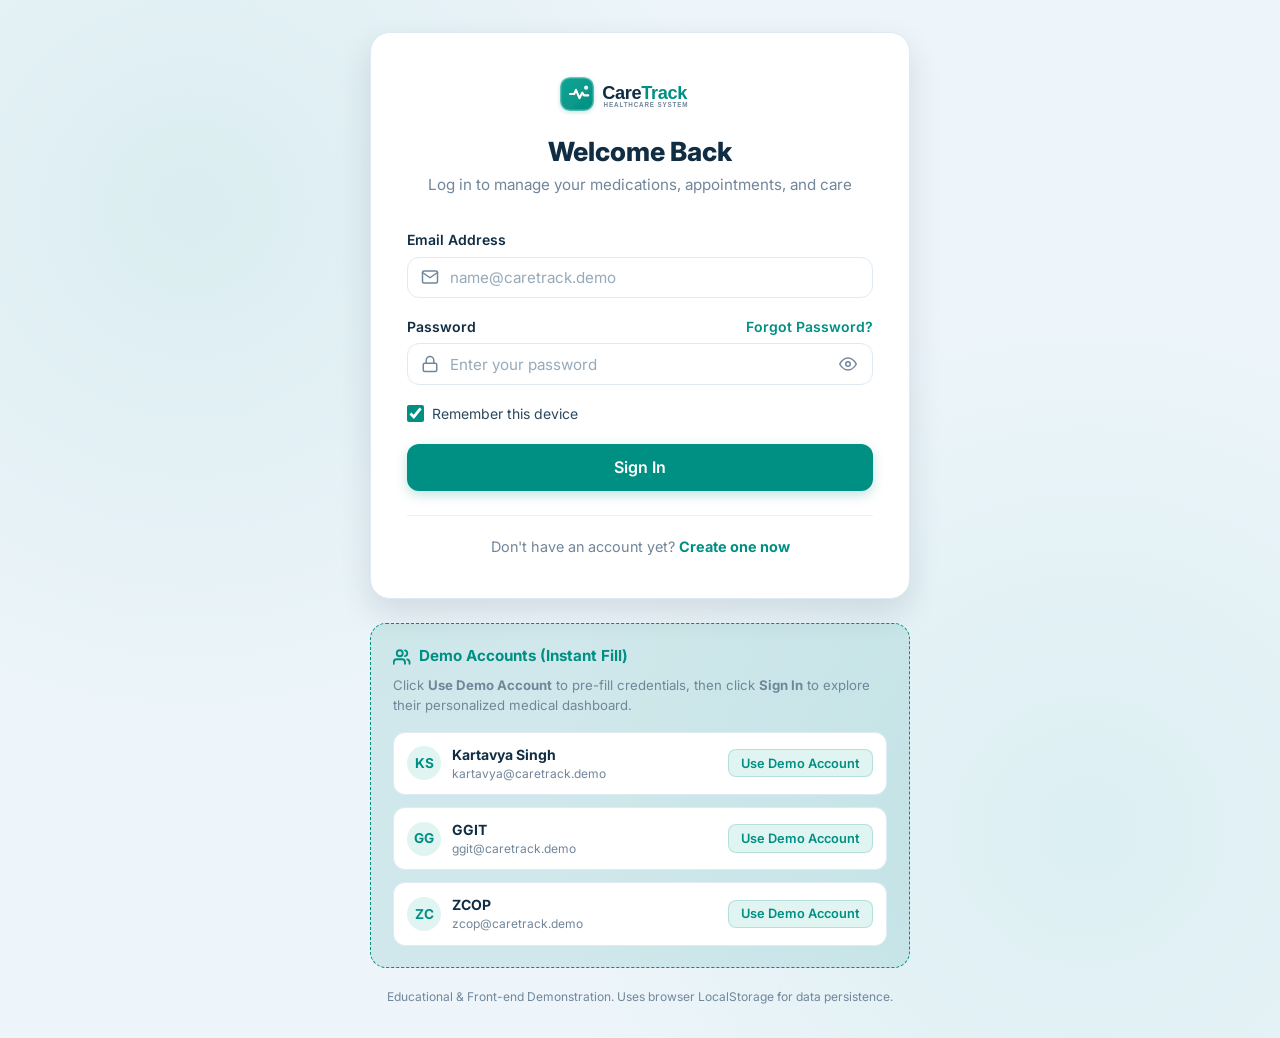
<file: records.html>
﻿<!DOCTYPE html>
<html lang="en">
<head>
  <meta charset="UTF-8">
  <!-- Inline theme: prevents white flash before CSS loads -->
  <script>
    (function(){
      try {
        var s = localStorage.getItem('caretrack_session');
        var theme = 'light';
        if (s) {
          var sess = JSON.parse(s);
          if (sess && sess.userId) {
            var st = localStorage.getItem('caretrack_settings_' + sess.userId);
            if (st) { var settings = JSON.parse(st); if (settings && settings.theme) theme = settings.theme; }
          }
        }
        if (theme === 'light') theme = localStorage.getItem('caretrack_theme') || 'light';
        document.documentElement.setAttribute('data-theme', theme);
      } catch(e) {}
    })();
  </script>
  <meta name="viewport" content="width=device-width, initial-scale=1.0">
  <title>Health Records â€” CareTrack Healthcare Management</title>
  <link rel="icon" type="image/svg+xml" href="assets/icon.svg">
  <link rel="stylesheet" href="css/style.css">
  <link rel="stylesheet" href="css/dashboard.css">
  <link rel="stylesheet" href="css/responsive.css">
</head>
<body>

  <div class="app-container">
    <!-- Sidebar -->
    <aside class="app-sidebar" id="sidebar">
      <div class="sidebar-header">
        <a href="dashboard.html" class="sidebar-logo">
          <img src="assets/logo.svg" alt="CareTrack Logo">
        </a>
        <button class="sidebar-close-btn" id="sidebar-close-btn" aria-label="Close sidebar">&times;</button>
      </div>

      <nav class="sidebar-nav">
        <div class="nav-section-label">Main Menu</div>
        <a href="dashboard.html" class="sidebar-link">
          <svg viewBox="0 0 24 24" fill="none" stroke="currentColor">
            <rect x="3" y="3" width="7" height="7" rx="1.5"></rect>
            <rect x="14" y="3" width="7" height="7" rx="1.5"></rect>
            <rect x="14" y="14" width="7" height="7" rx="1.5"></rect>
            <rect x="3" y="14" width="7" height="7" rx="1.5"></rect>
          </svg>
          <span>Dashboard</span>
        </a>

        <a href="medicines.html" class="sidebar-link">
          <svg viewBox="0 0 24 24" fill="none" stroke="currentColor">
            <path d="m10.5 20.5 10-10a4.95 4.95 0 1 0-7-7l-10 10a4.95 4.95 0 1 0 7 7Z"></path>
            <path d="m8.5 8.5 7 7"></path>
          </svg>
          <span>Medicines</span>
          <span class="badge-counter" id="sidebar-meds-badge">0</span>
        </a>

        <a href="appointments.html" class="sidebar-link">
          <svg viewBox="0 0 24 24" fill="none" stroke="currentColor">
            <rect x="3" y="4" width="18" height="18" rx="2" ry="2"></rect>
            <line x1="16" y1="2" x2="16" y2="6"></line>
            <line x1="8" y1="2" x2="8" y2="6"></line>
            <line x1="3" y1="10" x2="21" y2="10"></line>
          </svg>
          <span>Appointments</span>
          <span class="badge-counter" id="sidebar-apts-badge">0</span>
        </a>

        <a href="tasks.html" class="sidebar-link">
          <svg viewBox="0 0 24 24" fill="none" stroke="currentColor">
            <polyline points="9 11 12 14 22 4"></polyline>
            <path d="M21 12v7a2 2 0 0 1-2 2H5a2 2 0 0 1-2-2V5a2 2 0 0 1 2-2h11"></path>
          </svg>
          <span>Care Tasks</span>
        </a>

        <a href="emergency.html" class="sidebar-link" style="color: var(--danger);">
          <svg viewBox="0 0 24 24" fill="none" stroke="currentColor">
            <polygon points="12 2 15.09 8.26 22 9.27 17 14.14 18.18 21.02 12 17.77 5.82 21.02 7 14.14 2 9.27 8.91 8.26 12 2"></polygon>
          </svg>
          <span>Emergency</span>
        </a>

        <div class="nav-section-label">Medical Records</div>
        <a href="records.html" class="sidebar-link active">
          <svg viewBox="0 0 24 24" fill="none" stroke="currentColor">
            <path d="M14 2H6a2 2 0 0 0-2 2v16a2 2 0 0 0 2 2h12a2 2 0 0 0 2-2V8z"></path>
            <polyline points="14 2 14 8 20 8"></polyline>
            <line x1="16" y1="13" x2="8" y2="13"></line>
            <line x1="16" y1="17" x2="8" y2="17"></line>
          </svg>
          <span>Health Records</span>
        </a>

        <div class="nav-section-label">Account</div>
        <a href="profile.html" class="sidebar-link">
          <svg viewBox="0 0 24 24" fill="none" stroke="currentColor">
            <path d="M20 21v-2a4 4 0 0 0-4-4H8a4 4 0 0 0-4 4v2"></path>
            <circle cx="12" cy="7" r="4"></circle>
          </svg>
          <span>Profile</span>
        </a>

        <a href="settings.html" class="sidebar-link">
          <svg viewBox="0 0 24 24" fill="none" stroke="currentColor">
            <circle cx="12" cy="12" r="3"></circle>
            <path d="M19.4 15a1.65 1.65 0 0 0 .33 1.82l.06.06a2 2 0 0 1 0 2.83 2 2 0 0 1-2.83 0l-.06-.06a1.65 1.65 0 0 0-1.82-.33 1.65 1.65 0 0 0-1 1.51V21a2 2 0 0 1-2 2 2 2 0 0 1-2-2v-.09A1.65 1.65 0 0 0 9 19.4a1.65 1.65 0 0 0-1.82.33l-.06.06a2 2 0 0 1-2.83 0 2 2 0 0 1 0-2.83l.06-.06a1.65 1.65 0 0 0 .33-1.82 1.65 1.65 0 0 0-1.51-1H3a2 2 0 0 1-2-2 2 2 0 0 1 2-2h.09A1.65 1.65 0 0 0 4.6 9a1.65 1.65 0 0 0-.33-1.82l-.06-.06a2 2 0 0 1 0-2.83 2 2 0 0 1 2.83 0l.06.06a1.65 1.65 0 0 0 1.82.33H9a1.65 1.65 0 0 0 1-1.51V3a2 2 0 0 1 2-2 2 2 0 0 1 2 2v.09a1.65 1.65 0 0 0 1 1.51 1.65 1.65 0 0 0 1.82-.33l.06-.06a2 2 0 0 1 2.83 0 2 2 0 0 1 0 2.83l-.06.06a1.65 1.65 0 0 0-.33 1.82V9a1.65 1.65 0 0 0 1.51 1H21a2 2 0 0 1 2 2 2 2 0 0 1-2 2h-.09a1.65 1.65 0 0 0-1.51 1z"></path>
          </svg>
          <span>Settings</span>
        </a>
      </nav>

      <div class="sidebar-footer">
        <button type="button" class="sidebar-link logout-link" id="btn-logout" style="width: 100%; border: none; cursor: pointer; text-align: left;">
          <svg viewBox="0 0 24 24" fill="none" stroke="currentColor">
            <path d="M9 21H5a2 2 0 0 1-2-2V5a2 2 0 0 1 2-2h4"></path>
            <polyline points="16 17 21 12 16 7"></polyline>
            <line x1="21" y1="12" x2="9" y2="12"></line>
          </svg>
          <span>Log Out</span>
        </button>
      </div>
    </aside>

    <!-- Main Content -->
    <main class="app-main">
      <header class="app-header">
        <div class="header-left">
          <button class="menu-toggle-btn" aria-label="Toggle menu">â˜°</button>
          <div class="header-search">
            <span class="header-search-icon">ðŸ”</span>
            <input type="text" placeholder="Search records...">
          </div>
        </div>

        <div class="header-right">
          <button class="theme-toggle-btn" title="Toggle Theme">
            <svg width="20" height="20" viewBox="0 0 24 24" fill="none" stroke="currentColor" stroke-width="2">
              <path d="M21 12.79A9 9 0 1 1 11.21 3 7 7 0 0 0 21 12.79z"></path>
            </svg>
          </button>

          <div class="notification-wrapper">
            <button class="notification-btn" aria-label="Notifications">
              <svg width="20" height="20" viewBox="0 0 24 24" fill="none" stroke="currentColor" stroke-width="2">
                <path d="M18 8A6 6 0 0 0 6 8c0 7-3 9-3 9h18s-3-2-3-9"></path>
                <path d="M13.73 21a2 2 0 0 1-3.46 0"></path>
              </svg>
              <span class="notification-badge"></span>
            </button>
            <div class="notification-dropdown">
              <div class="notification-header">
                <h4>Notifications</h4>
                <button class="btn btn-sm btn-outline notification-clear-btn">Clear All</button>
              </div>
              <div class="notification-list"></div>
            </div>
          </div>

          <a href="profile.html" class="header-user-pill">
            <div class="user-avatar header-user-avatar">CT</div>
            <div>
              <div class="user-meta-name header-user-name">Loading...</div>
              <span class="user-meta-role header-user-role">Member</span>
            </div>
          </a>
        </div>
      </header>

      <div class="dashboard-content">
        <!-- Page Header -->
        <div class="view-header">
          <div class="view-title-group">
            <h1>Health Records &amp; Documents</h1>
            <p>Safely store diagnostic lab reports, prescriptions, radiology scans, and vaccine certificates.</p>
          </div>
          <button type="button" class="btn btn-primary" id="btn-open-add-record">
            + Add Health Record
          </button>
        </div>

        <!-- Filter & Search Toolbar -->
        <div class="toolbar-card">
          <div class="toolbar-filters">
            <button class="filter-btn-pill active" data-filter="all">All Documents (<span id="count-all">0</span>)</button>
            <button class="filter-btn-pill" data-filter="Lab Report">Lab Reports (<span id="count-lab">0</span>)</button>
            <button class="filter-btn-pill" data-filter="Prescription">Prescriptions</button>
            <button class="filter-btn-pill" data-filter="Vaccination">Vaccinations</button>
            <button class="filter-btn-pill" data-filter="Imaging">Imaging / Scans</button>
          </div>

          <div style="display: flex; gap: 0.75rem; align-items: center; flex-wrap: wrap;">
            <input type="text" id="record-search-input" class="form-control" placeholder="Search record titles..." style="padding: 0.45rem 0.85rem; font-size: 0.85rem; width: 220px;">
          </div>
        </div>

        <!-- Records Grid -->
        <div class="entity-cards-grid" id="records-cards-grid">
          <!-- Rendered dynamically -->
        </div>

        <div id="records-empty-view" style="display: none;"></div>
      </div>
    </main>
  </div>

  <!-- Add Health Record Modal -->
  <div class="modal-overlay" id="record-modal">
    <div class="modal-container">
      <div class="modal-header">
        <h3 class="modal-title">Add Health Record</h3>
        <button class="modal-close" id="close-record-modal">&times;</button>
      </div>
      <form id="record-form" novalidate>
        <div class="modal-body">
          <div class="form-group">
            <label for="record-title" class="form-label">Record Title *</label>
            <input type="text" id="record-title" class="form-control" placeholder="e.g. Annual Blood Lipid &amp; HbA1c Panel" required>
            <div class="form-error" id="record-title-error">Record title is required.</div>
          </div>

          <div class="grid-2col">
            <div class="form-group">
              <label for="record-category" class="form-label">Category *</label>
              <select id="record-category" class="form-control" required>
                <option value="Lab Report">Lab Report</option>
                <option value="Prescription">Prescription</option>
                <option value="Vaccination">Vaccination</option>
                <option value="Imaging">Imaging / Scan</option>
                <option value="General">General Medical</option>
              </select>
            </div>

            <div class="form-group">
              <label for="record-date" class="form-label">Record Date *</label>
              <input type="date" id="record-date" class="form-control" required>
              <div class="form-error" id="record-date-error">Date is required.</div>
            </div>
          </div>

          <div class="form-group">
            <label for="record-file" class="form-label">Attach Document (Local Demo)</label>
            <input type="file" id="record-file" class="form-control" accept=".pdf,.jpg,.jpeg,.png,.doc,.docx">
            <div style="font-size: 0.75rem; color: var(--muted-text); margin-top: 0.35rem;">
              â„¹ï¸ <strong>Client-Side Local Demo:</strong> Selected files are processed locally in your browser and not uploaded to an external server.
            </div>
          </div>

          <div class="form-group">
            <label for="record-notes" class="form-label">Clinical Observations &amp; Doctor Notes</label>
            <textarea id="record-notes" class="form-control" placeholder="e.g. Findings indicate normal sinus rhythm and target cholesterol levels."></textarea>
          </div>
        </div>

        <div class="modal-footer">
          <button type="button" class="btn btn-outline" id="btn-cancel-record">Cancel</button>
          <button type="submit" class="btn btn-primary" id="btn-save-record">Save Record</button>
        </div>
      </form>
    </div>
  </div>

  <!-- View Record Details Modal -->
  <div class="modal-overlay" id="record-view-modal">
    <div class="modal-container" style="max-width: 500px;">
      <div class="modal-header">
        <h3 class="modal-title" id="view-record-title">Record Details</h3>
        <button class="modal-close" id="close-view-record-modal">&times;</button>
      </div>
      <div class="modal-body" id="record-view-body">
        <!-- Rendered dynamically -->
      </div>
      <div class="modal-footer">
        <button type="button" class="btn btn-primary" id="btn-close-record-view">Close</button>
      </div>
    </div>
  </div>

  <div id="toast-container"></div>

  <script src="js/storage.js"></script>
  <script src="js/auth.js"></script>
  <script src="js/common.js"></script>
  <script src="js/records.js"></script>
</body>
</html>
</file>
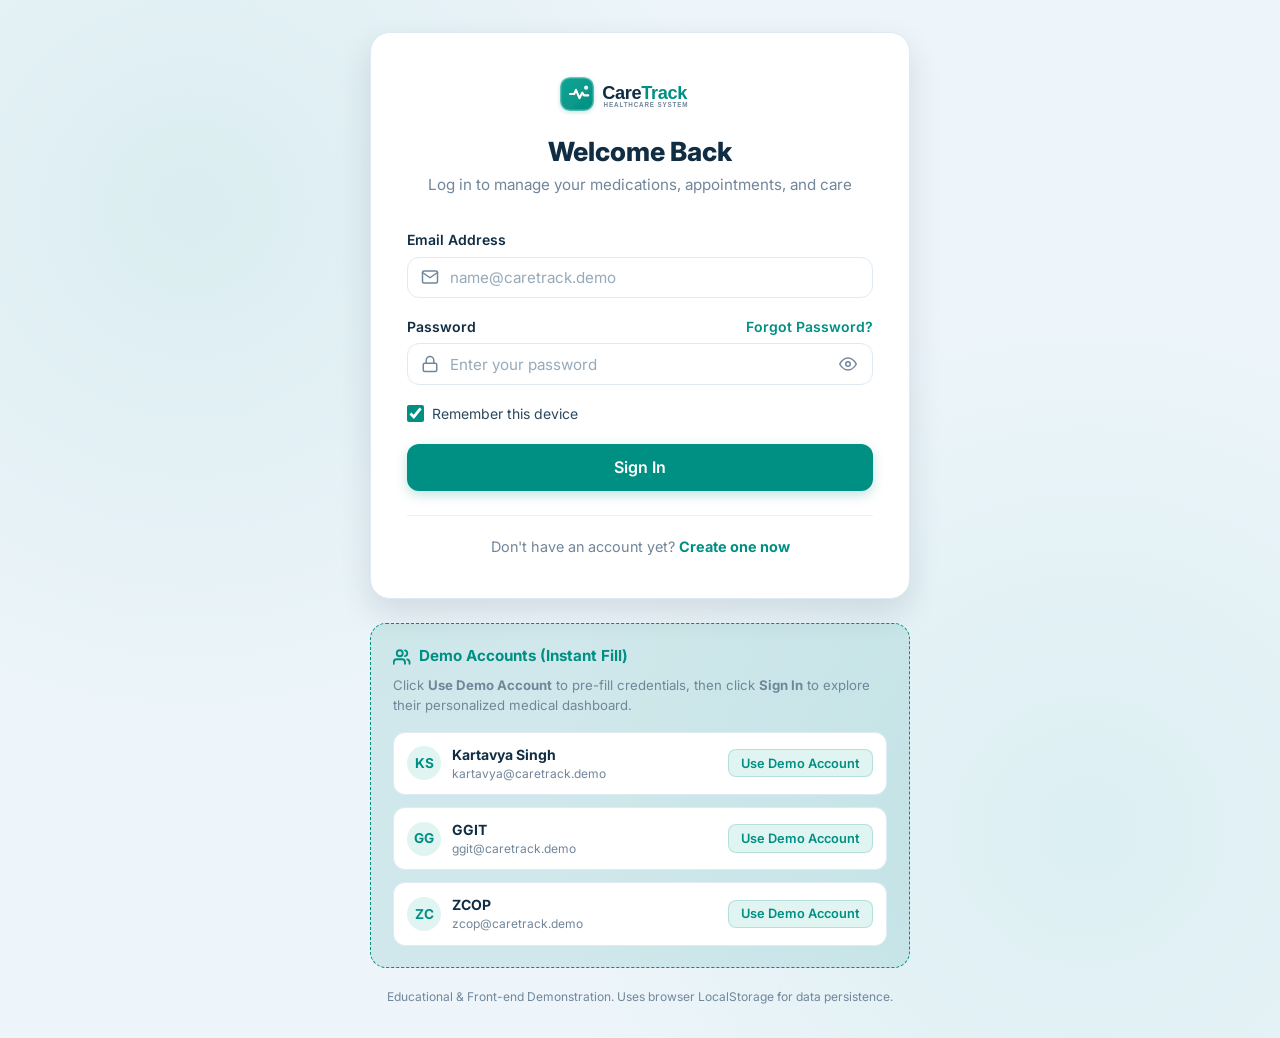
<file: settings.html>
<!DOCTYPE html>
<html lang="en">
<head>
  <meta charset="UTF-8">
  <!-- Inline theme: prevents white flash before CSS loads -->
  <script>
    (function(){
      try {
        var s = localStorage.getItem('caretrack_session');
        var theme = 'light';
        if (s) {
          var sess = JSON.parse(s);
          if (sess && sess.userId) {
            var st = localStorage.getItem('caretrack_settings_' + sess.userId);
            if (st) { var settings = JSON.parse(st); if (settings && settings.theme) theme = settings.theme; }
          }
        }
        if (theme === 'light') theme = localStorage.getItem('caretrack_theme') || 'light';
        document.documentElement.setAttribute('data-theme', theme);
      } catch(e) {}
    })();
  </script>
  <meta name="viewport" content="width=device-width, initial-scale=1.0">
  <title>Settings &amp; Preferences — CareTrack Healthcare Management</title>
  <link rel="icon" type="image/svg+xml" href="assets/icon.svg">
  <link rel="stylesheet" href="css/style.css">
  <link rel="stylesheet" href="css/dashboard.css">
  <link rel="stylesheet" href="css/responsive.css">
</head>
<body>

  <div class="app-container">
    <!-- Sidebar -->
    <aside class="app-sidebar" id="sidebar">
      <div class="sidebar-header">
        <a href="dashboard.html" class="sidebar-logo">
          <img src="assets/logo.svg" alt="CareTrack Logo">
        </a>
        <button class="sidebar-close-btn" id="sidebar-close-btn" aria-label="Close sidebar">&times;</button>
      </div>

      <nav class="sidebar-nav">
        <div class="nav-section-label">Main Menu</div>
        <a href="dashboard.html" class="sidebar-link">
          <svg viewBox="0 0 24 24" fill="none" stroke="currentColor">
            <rect x="3" y="3" width="7" height="7" rx="1.5"></rect>
            <rect x="14" y="3" width="7" height="7" rx="1.5"></rect>
            <rect x="14" y="14" width="7" height="7" rx="1.5"></rect>
            <rect x="3" y="14" width="7" height="7" rx="1.5"></rect>
          </svg>
          <span>Dashboard</span>
        </a>

        <a href="medicines.html" class="sidebar-link">
          <svg viewBox="0 0 24 24" fill="none" stroke="currentColor">
            <path d="m10.5 20.5 10-10a4.95 4.95 0 1 0-7-7l-10 10a4.95 4.95 0 1 0 7 7Z"></path>
            <path d="m8.5 8.5 7 7"></path>
          </svg>
          <span>Medicines</span>
          <span class="badge-counter" id="sidebar-meds-badge">0</span>
        </a>

        <a href="appointments.html" class="sidebar-link">
          <svg viewBox="0 0 24 24" fill="none" stroke="currentColor">
            <rect x="3" y="4" width="18" height="18" rx="2" ry="2"></rect>
            <line x1="16" y1="2" x2="16" y2="6"></line>
            <line x1="8" y1="2" x2="8" y2="6"></line>
            <line x1="3" y1="10" x2="21" y2="10"></line>
          </svg>
          <span>Appointments</span>
          <span class="badge-counter" id="sidebar-apts-badge">0</span>
        </a>

        <a href="tasks.html" class="sidebar-link">
          <svg viewBox="0 0 24 24" fill="none" stroke="currentColor">
            <polyline points="9 11 12 14 22 4"></polyline>
            <path d="M21 12v7a2 2 0 0 1-2 2H5a2 2 0 0 1-2-2V5a2 2 0 0 1 2-2h11"></path>
          </svg>
          <span>Care Tasks</span>
        </a>

        <a href="emergency.html" class="sidebar-link" style="color: var(--danger);">
          <svg viewBox="0 0 24 24" fill="none" stroke="currentColor">
            <polygon points="12 2 15.09 8.26 22 9.27 17 14.14 18.18 21.02 12 17.77 5.82 21.02 7 14.14 2 9.27 8.91 8.26 12 2"></polygon>
          </svg>
          <span>Emergency</span>
        </a>

        <div class="nav-section-label">Medical Records</div>
        <a href="records.html" class="sidebar-link">
          <svg viewBox="0 0 24 24" fill="none" stroke="currentColor">
            <path d="M14 2H6a2 2 0 0 0-2 2v16a2 2 0 0 0 2 2h12a2 2 0 0 0 2-2V8z"></path>
            <polyline points="14 2 14 8 20 8"></polyline>
            <line x1="16" y1="13" x2="8" y2="13"></line>
            <line x1="16" y1="17" x2="8" y2="17"></line>
          </svg>
          <span>Health Records</span>
        </a>

        <div class="nav-section-label">Account</div>
        <a href="profile.html" class="sidebar-link">
          <svg viewBox="0 0 24 24" fill="none" stroke="currentColor">
            <path d="M20 21v-2a4 4 0 0 0-4-4H8a4 4 0 0 0-4 4v2"></path>
            <circle cx="12" cy="7" r="4"></circle>
          </svg>
          <span>Profile</span>
        </a>

        <a href="settings.html" class="sidebar-link active">
          <svg viewBox="0 0 24 24" fill="none" stroke="currentColor">
            <circle cx="12" cy="12" r="3"></circle>
            <path d="M19.4 15a1.65 1.65 0 0 0 .33 1.82l.06.06a2 2 0 0 1 0 2.83 2 2 0 0 1-2.83 0l-.06-.06a1.65 1.65 0 0 0-1.82-.33 1.65 1.65 0 0 0-1 1.51V21a2 2 0 0 1-2 2 2 2 0 0 1-2-2v-.09A1.65 1.65 0 0 0 9 19.4a1.65 1.65 0 0 0-1.82.33l-.06.06a2 2 0 0 1-2.83 0 2 2 0 0 1 0-2.83l.06-.06a1.65 1.65 0 0 0 .33-1.82 1.65 1.65 0 0 0-1.51-1H3a2 2 0 0 1-2-2 2 2 0 0 1 2-2h.09A1.65 1.65 0 0 0 4.6 9a1.65 1.65 0 0 0-.33-1.82l-.06-.06a2 2 0 0 1 0-2.83 2 2 0 0 1 2.83 0l.06.06a1.65 1.65 0 0 0 1.82.33H9a1.65 1.65 0 0 0 1-1.51V3a2 2 0 0 1 2-2 2 2 0 0 1 2 2v.09a1.65 1.65 0 0 0 1 1.51 1.65 1.65 0 0 0 1.82-.33l.06-.06a2 2 0 0 1 2.83 0 2 2 0 0 1 0 2.83l-.06.06a1.65 1.65 0 0 0-.33 1.82V9a1.65 1.65 0 0 0 1.51 1H21a2 2 0 0 1 2 2 2 2 0 0 1-2 2h-.09a1.65 1.65 0 0 0-1.51 1z"></path>
          </svg>
          <span>Settings</span>
        </a>
      </nav>

      <div class="sidebar-footer">
        <button type="button" class="sidebar-link logout-link" id="btn-logout" style="width: 100%; border: none; cursor: pointer; text-align: left;">
          <svg viewBox="0 0 24 24" fill="none" stroke="currentColor">
            <path d="M9 21H5a2 2 0 0 1-2-2V5a2 2 0 0 1 2-2h4"></path>
            <polyline points="16 17 21 12 16 7"></polyline>
            <line x1="21" y1="12" x2="9" y2="12"></line>
          </svg>
          <span>Log Out</span>
        </button>
      </div>
    </aside>

    <!-- Main Content -->
    <main class="app-main">
      <header class="app-header">
        <div class="header-left">
          <button class="menu-toggle-btn" aria-label="Toggle menu">☰</button>
          <div class="header-search">
            <span class="header-search-icon">🔍</span>
            <input type="text" placeholder="Search preferences...">
          </div>
        </div>

        <div class="header-right">
          <button class="theme-toggle-btn" title="Toggle Theme">
            <svg width="20" height="20" viewBox="0 0 24 24" fill="none" stroke="currentColor" stroke-width="2">
              <path d="M21 12.79A9 9 0 1 1 11.21 3 7 7 0 0 0 21 12.79z"></path>
            </svg>
          </button>

          <div class="notification-wrapper">
            <button class="notification-btn" aria-label="Notifications">
              <svg width="20" height="20" viewBox="0 0 24 24" fill="none" stroke="currentColor" stroke-width="2">
                <path d="M18 8A6 6 0 0 0 6 8c0 7-3 9-3 9h18s-3-2-3-9"></path>
                <path d="M13.73 21a2 2 0 0 1-3.46 0"></path>
              </svg>
              <span class="notification-badge"></span>
            </button>
            <div class="notification-dropdown">
              <div class="notification-header">
                <h4>Notifications</h4>
                <button class="btn btn-sm btn-outline notification-clear-btn">Clear All</button>
              </div>
              <div class="notification-list"></div>
            </div>
          </div>

          <a href="profile.html" class="header-user-pill">
            <div class="user-avatar header-user-avatar">CT</div>
            <div>
              <div class="user-meta-name header-user-name">Loading...</div>
              <span class="user-meta-role header-user-role">Member</span>
            </div>
          </a>
        </div>
      </header>

      <div class="dashboard-content">
        <!-- Page Header -->
        <div class="view-header">
          <div class="view-title-group">
            <h1>Application Settings &amp; Preferences</h1>
            <p>Customize your healthcare dashboard theme, alerts, reminders, and account security.</p>
          </div>
        </div>

        <div class="dashboard-grid">
          <!-- Left Column: Theme & Notification Toggles -->
          <div class="dashboard-column">
            <!-- Appearance & Theme Card -->
            <div class="card">
              <div class="card-header">
                <h2 class="card-title">Appearance &amp; Theme</h2>
              </div>
              <div style="display: flex; align-items: center; justify-content: space-between; padding: 0.5rem 0;">
                <div>
                  <strong style="color: var(--dark-text); font-size: 0.95rem;">Dark Mode</strong>
                  <div style="font-size: 0.8rem; color: var(--muted-text);">Toggle between clean high-contrast dark palette and classic teal light theme.</div>
                </div>
                <label class="switch">
                  <input type="checkbox" id="theme-switch">
                  <span class="slider"></span>
                </label>
              </div>
            </div>

            <!-- Notification & Alert Preferences -->
            <div class="card">
              <div class="card-header">
                <h2 class="card-title">Notification &amp; Reminder Preferences</h2>
              </div>
              <div style="display: flex; flex-direction: column; gap: 1.25rem;">
                <div style="display: flex; align-items: center; justify-content: space-between;">
                  <div>
                    <strong style="color: var(--dark-text); font-size: 0.95rem;">Medicine Dose Reminders</strong>
                    <div style="font-size: 0.8rem; color: var(--muted-text);">Show alerts when a scheduled medication dose is due.</div>
                  </div>
                  <label class="switch">
                    <input type="checkbox" id="pref-med-reminders" checked>
                    <span class="slider"></span>
                  </label>
                </div>

                <div style="display: flex; align-items: center; justify-content: space-between;">
                  <div>
                    <strong style="color: var(--dark-text); font-size: 0.95rem;">Email Summaries</strong>
                    <div style="font-size: 0.8rem; color: var(--muted-text);">Receive morning care task checklists and appointment confirmations.</div>
                  </div>
                  <label class="switch">
                    <input type="checkbox" id="pref-email-notif" checked>
                    <span class="slider"></span>
                  </label>
                </div>

                <div style="display: flex; align-items: center; justify-content: space-between;">
                  <div>
                    <strong style="color: var(--dark-text); font-size: 0.95rem;">Audible Notification Alerts</strong>
                    <div style="font-size: 0.8rem; color: var(--muted-text);">Play soft chime on toast notifications and dose updates.</div>
                  </div>
                  <label class="switch">
                    <input type="checkbox" id="pref-sound">
                    <span class="slider"></span>
                  </label>
                </div>
              </div>
            </div>
          </div>

          <!-- Right Column: Password & Account Management -->
          <div class="dashboard-column">
            <!-- Password Change Card -->
            <div class="card">
              <div class="card-header">
                <h2 class="card-title">Change Account Password</h2>
              </div>

              <form id="password-change-form" novalidate>
                <div class="form-group">
                  <label for="curr-password" class="form-label">Current Password</label>
                  <input type="password" id="curr-password" class="form-control" required placeholder="Enter current password">
                  <div class="form-error" id="curr-pass-error">Current password is required.</div>
                </div>

                <div class="form-group">
                  <label for="new-password" class="form-label">New Password</label>
                  <input type="password" id="new-password" class="form-control" required placeholder="Minimum 6 characters">
                  <div class="form-error" id="new-pass-error">Must be at least 6 characters.</div>
                </div>

                <div class="form-group">
                  <label for="confirm-new-password" class="form-label">Confirm New Password</label>
                  <input type="password" id="confirm-new-password" class="form-control" required placeholder="Re-enter new password">
                  <div class="form-error" id="confirm-pass-error">Passwords do not match.</div>
                </div>

                <button type="submit" class="btn btn-primary" style="width: 100%;">
                  Update Password
                </button>
              </form>
            </div>

            <!-- Session & Logout Card -->
            <div class="card" style="border: 1px dashed var(--danger);">
              <div class="card-header" style="border-bottom: none; margin-bottom: 0.5rem; padding-bottom: 0;">
                <h3 class="card-title" style="color: var(--danger);">Active Session</h3>
              </div>
              <p style="font-size: 0.85rem; color: var(--muted-text); margin-bottom: 1.25rem;">
                Logging out will clear your active browser authentication session. You can sign back in anytime using your credentials.
              </p>
              <button type="button" class="btn btn-danger" id="btn-settings-logout" style="width: 100%;">
                Sign Out of CareTrack
              </button>
            </div>
          </div>
        </div>
      </div>
    </main>
  </div>

  <div id="toast-container"></div>

  <script src="js/storage.js"></script>
  <script src="js/auth.js"></script>
  <script src="js/common.js"></script>
  <script src="js/settings.js"></script>
</body>
</html>
</file>
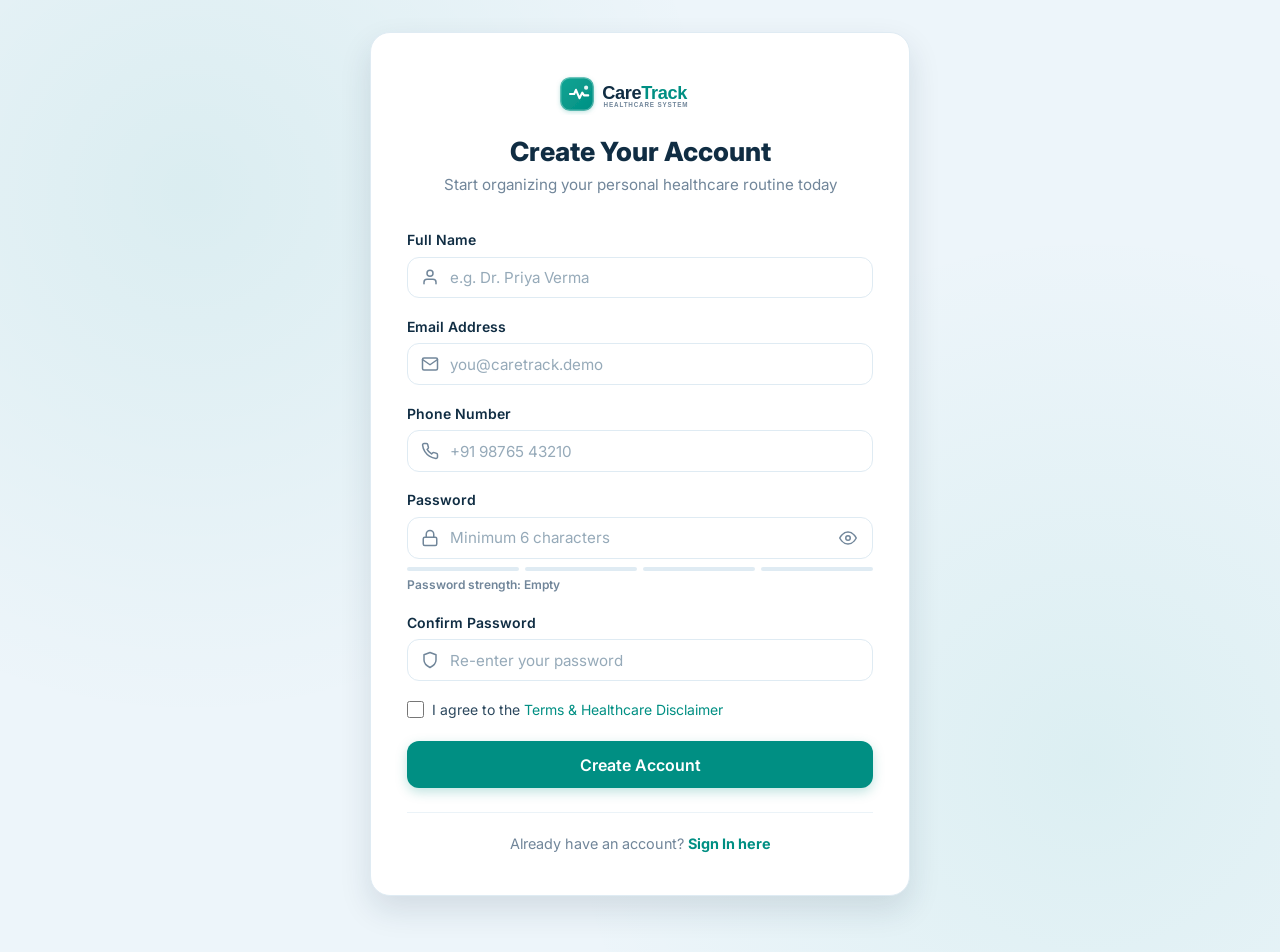
<file: signup.html>
<!DOCTYPE html>
<html lang="en">
<head>
  <meta charset="UTF-8">
  <!-- Inline theme: prevents white flash before CSS loads -->
  <script>
    (function(){
      try {
        var s = localStorage.getItem('caretrack_session');
        var theme = 'light';
        if (s) {
          var sess = JSON.parse(s);
          if (sess && sess.userId) {
            var st = localStorage.getItem('caretrack_settings_' + sess.userId);
            if (st) { var settings = JSON.parse(st); if (settings && settings.theme) theme = settings.theme; }
          }
        }
        if (theme === 'light') theme = localStorage.getItem('caretrack_theme') || 'light';
        document.documentElement.setAttribute('data-theme', theme);
      } catch(e) {}
    })();
  </script>
  <meta name="viewport" content="width=device-width, initial-scale=1.0">
  <title>Create Account — CareTrack Healthcare Management</title>
  <link rel="icon" type="image/svg+xml" href="assets/icon.svg">
  <link rel="stylesheet" href="css/style.css">
  <link rel="stylesheet" href="css/auth.css">
  <link rel="stylesheet" href="css/responsive.css">
</head>
<body class="auth-page">

  <div class="auth-wrapper auth-wide">
    <div class="auth-card">
      <div class="auth-header">
        <a href="index.html" class="auth-logo">
          <img src="assets/logo.svg" alt="CareTrack Logo" height="42">
        </a>
        <h1 class="auth-title">Create Your Account</h1>
        <p class="auth-subtitle">Start organizing your personal healthcare routine today</p>
      </div>

      <!-- Alert Box -->
      <div id="signup-alert" class="auth-alert" role="alert"></div>

      <!-- Signup Form -->
      <form id="signup-form" novalidate>
        <div class="form-group">
          <label for="signup-name" class="form-label">Full Name</label>
          <div class="input-with-icon">
            <span class="input-icon-left">
              <svg width="18" height="18" viewBox="0 0 24 24" fill="none" stroke="currentColor" stroke-width="2" stroke-linecap="round" stroke-linejoin="round">
                <path d="M20 21v-2a4 4 0 0 0-4-4H8a4 4 0 0 0-4 4v2"></path>
                <circle cx="12" cy="7" r="4"></circle>
              </svg>
            </span>
            <input 
              type="text" 
              id="signup-name" 
              name="name" 
              class="form-control" 
              placeholder="e.g. Dr. Priya Verma" 
              required
            >
          </div>
          <div class="form-error" id="name-error">Please enter your full name.</div>
        </div>

        <div class="form-group">
          <label for="signup-email" class="form-label">Email Address</label>
          <div class="input-with-icon">
            <span class="input-icon-left">
              <svg width="18" height="18" viewBox="0 0 24 24" fill="none" stroke="currentColor" stroke-width="2" stroke-linecap="round" stroke-linejoin="round">
                <path d="M4 4h16c1.1 0 2 .9 2 2v12c0 1.1-.9 2-2 2H4c-1.1 0-2-.9-2-2V6c0-1.1.9-2 2-2z"></path>
                <polyline points="22,6 12,13 2,6"></polyline>
              </svg>
            </span>
            <input 
              type="email" 
              id="signup-email" 
              name="email" 
              class="form-control" 
              placeholder="you@caretrack.demo" 
              required
            >
          </div>
          <div class="form-error" id="email-error">Please provide a valid email address.</div>
        </div>

        <div class="form-group">
          <label for="signup-phone" class="form-label">Phone Number</label>
          <div class="input-with-icon">
            <span class="input-icon-left">
              <svg width="18" height="18" viewBox="0 0 24 24" fill="none" stroke="currentColor" stroke-width="2" stroke-linecap="round" stroke-linejoin="round">
                <path d="M22 16.92v3a2 2 0 0 1-2.18 2 19.79 19.79 0 0 1-8.63-3.07 19.5 19.5 0 0 1-6-6 19.79 19.79 0 0 1-3.07-8.67A2 2 0 0 1 4.11 2h3a2 2 0 0 1 2 1.72 12.84 12.84 0 0 0 .7 2.81 2 2 0 0 1-.45 2.11L8.09 9.91a16 16 0 0 0 6 6l1.27-1.27a2 2 0 0 1 2.11-.45 12.84 12.84 0 0 0 2.81.7A2 2 0 0 1 22 16.92z"></path>
              </svg>
            </span>
            <input 
              type="tel" 
              id="signup-phone" 
              name="phone" 
              class="form-control" 
              placeholder="+91 98765 43210" 
              required
            >
          </div>
          <div class="form-error" id="phone-error">Please enter a valid phone number.</div>
        </div>

        <div class="form-group">
          <label for="signup-password" class="form-label">Password</label>
          <div class="input-with-icon">
            <span class="input-icon-left">
              <svg width="18" height="18" viewBox="0 0 24 24" fill="none" stroke="currentColor" stroke-width="2" stroke-linecap="round" stroke-linejoin="round">
                <rect x="3" y="11" width="18" height="11" rx="2" ry="2"></rect>
                <path d="M7 11V7a5 5 0 0 1 10 0v4"></path>
              </svg>
            </span>
            <input 
              type="password" 
              id="signup-password" 
              name="password" 
              class="form-control" 
              placeholder="Minimum 6 characters" 
              required
            >
            <button type="button" class="password-toggle-btn" id="toggle-signup-password" title="Toggle password visibility">
              <svg class="eye-svg" width="18" height="18" viewBox="0 0 24 24" fill="none" stroke="currentColor" stroke-width="2" stroke-linecap="round" stroke-linejoin="round">
                <path d="M1 12s4-8 11-8 11 8 11 8-4 8-11 8-11-8-11-8z"></path>
                <circle cx="12" cy="12" r="3"></circle>
              </svg>
            </button>
          </div>
          <!-- Password strength feedback -->
          <div class="password-strength-container">
            <div class="strength-bars">
              <div class="strength-bar" id="bar-1"></div>
              <div class="strength-bar" id="bar-2"></div>
              <div class="strength-bar" id="bar-3"></div>
              <div class="strength-bar" id="bar-4"></div>
            </div>
            <div class="strength-text" id="strength-label">Password strength: Empty</div>
          </div>
          <div class="form-error" id="password-error">Password must be at least 6 characters.</div>
        </div>

        <div class="form-group">
          <label for="signup-confirm-password" class="form-label">Confirm Password</label>
          <div class="input-with-icon">
            <span class="input-icon-left">
              <svg width="18" height="18" viewBox="0 0 24 24" fill="none" stroke="currentColor" stroke-width="2" stroke-linecap="round" stroke-linejoin="round">
                <path d="M12 22s8-4 8-10V5l-8-3-8 3v7c0 6 8 10 8 10z"></path>
              </svg>
            </span>
            <input 
              type="password" 
              id="signup-confirm-password" 
              name="confirmPassword" 
              class="form-control" 
              placeholder="Re-enter your password" 
              required
            >
          </div>
          <div class="form-error" id="confirm-password-error">Passwords do not match.</div>
        </div>

        <div class="form-group">
          <label class="checkbox-label">
            <input type="checkbox" id="terms-agree" required>
            <span>I agree to the <a href="#" id="terms-modal-btn">Terms &amp; Healthcare Disclaimer</a></span>
          </label>
          <div class="form-error" id="terms-error">You must accept the terms to create an account.</div>
        </div>

        <button type="submit" class="btn btn-primary btn-submit" id="btn-signup-submit">
          <span class="btn-spinner" id="signup-spinner"></span>
          <span class="btn-text">Create Account</span>
        </button>
      </form>

      <div class="auth-footer">
        Already have an account? <a href="login.html" style="font-weight: 700;">Sign In here</a>
      </div>
    </div>
  </div>

  <!-- Terms Modal -->
  <div class="modal-overlay" id="terms-modal">
    <div class="modal-container">
      <div class="modal-header">
        <h3 class="modal-title">Terms &amp; Demo Disclaimer</h3>
        <button class="modal-close" id="close-terms-modal">&times;</button>
      </div>
      <div class="modal-body" style="font-size: 0.9rem; color: var(--body-text); line-height: 1.6;">
        <h4 style="margin-bottom: 0.5rem; color: var(--dark-text);">Educational Demonstration System</h4>
        <p>CareTrack is an educational front-end demonstration built with modern web technologies and client-side LocalStorage. It does not communicate with real hospital databases or emergency dispatchers.</p>
        <h4 style="margin: 1rem 0 0.5rem; color: var(--dark-text);">Emergency Notice</h4>
        <p>In a real medical emergency, always dial your local emergency services (e.g. 911, 112) or visit the nearest emergency medical facility immediately.</p>
      </div>
      <div class="modal-footer">
        <button type="button" class="btn btn-primary" id="btn-accept-terms">I Understand &amp; Agree</button>
      </div>
    </div>
  </div>

  <div id="toast-container"></div>

  <script src="js/storage.js"></script>
  <script src="js/auth.js"></script>
  <script src="js/common.js"></script>
  <script>
    // Redirect if already authenticated
    if (Auth.isAuthenticated()) {
      window.location.href = 'dashboard.html';
    }

    const signupForm = document.getElementById('signup-form');
    const nameInput = document.getElementById('signup-name');
    const emailInput = document.getElementById('signup-email');
    const phoneInput = document.getElementById('signup-phone');
    const passwordInput = document.getElementById('signup-password');
    const confirmInput = document.getElementById('signup-confirm-password');
    const termsCheckbox = document.getElementById('terms-agree');
    const submitBtn = document.getElementById('btn-signup-submit');
    const alertBox = document.getElementById('signup-alert');

    const nameError = document.getElementById('name-error');
    const emailError = document.getElementById('email-error');
    const phoneError = document.getElementById('phone-error');
    const passwordError = document.getElementById('password-error');
    const confirmError = document.getElementById('confirm-password-error');
    const termsError = document.getElementById('terms-error');

    // Password strength evaluator
    const bar1 = document.getElementById('bar-1');
    const bar2 = document.getElementById('bar-2');
    const bar3 = document.getElementById('bar-3');
    const bar4 = document.getElementById('bar-4');
    const strengthLabel = document.getElementById('strength-label');

    passwordInput.addEventListener('input', () => {
      const val = passwordInput.value;
      let score = 0;
      if (val.length >= 6) score++;
      if (val.length >= 8) score++;
      if (/[A-Z]/.test(val) || /[0-9]/.test(val)) score++;
      if (/[^A-Za-z0-9]/.test(val)) score++;

      // Reset bars
      [bar1, bar2, bar3, bar4].forEach(b => {
        b.className = 'strength-bar';
      });

      if (val.length === 0) {
        strengthLabel.textContent = 'Password strength: Empty';
        strengthLabel.style.color = 'var(--muted-text)';
      } else if (score === 1) {
        bar1.classList.add('weak');
        strengthLabel.textContent = 'Strength: Weak (add more characters)';
        strengthLabel.style.color = 'var(--danger)';
      } else if (score === 2) {
        bar1.classList.add('fair');
        bar2.classList.add('fair');
        strengthLabel.textContent = 'Strength: Fair';
        strengthLabel.style.color = 'var(--warning)';
      } else if (score === 3) {
        bar1.classList.add('good');
        bar2.classList.add('good');
        bar3.classList.add('good');
        strengthLabel.textContent = 'Strength: Good';
        strengthLabel.style.color = '#3498DB';
      } else {
        bar1.classList.add('strong');
        bar2.classList.add('strong');
        bar3.classList.add('strong');
        bar4.classList.add('strong');
        strengthLabel.textContent = 'Strength: Strong!';
        strengthLabel.style.color = 'var(--success)';
      }
    });

    // Toggle Password Visibility
    const toggleBtn = document.getElementById('toggle-signup-password');
    toggleBtn.addEventListener('click', () => {
      const isPassword = passwordInput.getAttribute('type') === 'password';
      passwordInput.setAttribute('type', isPassword ? 'text' : 'password');
    });

    function showAlert(msg, isError = true) {
      alertBox.textContent = msg;
      alertBox.className = `auth-alert visible ${isError ? 'auth-alert-danger' : 'auth-alert-success'}`;
    }

    function hideAlert() {
      alertBox.className = 'auth-alert';
      alertBox.textContent = '';
    }

    // Terms modal
    document.getElementById('terms-modal-btn').onclick = (e) => {
      e.preventDefault();
      Common.openModal('terms-modal');
    };
    document.getElementById('close-terms-modal').onclick = () => Common.closeModal('terms-modal');
    document.getElementById('btn-accept-terms').onclick = () => {
      termsCheckbox.checked = true;
      termsError.classList.remove('visible');
      Common.closeModal('terms-modal');
    };

    // Signup form submit
    signupForm.addEventListener('submit', (e) => {
      e.preventDefault();
      hideAlert();
      let hasError = false;

      const name = nameInput.value.trim();
      const email = emailInput.value.trim();
      const phone = phoneInput.value.trim();
      const password = passwordInput.value;
      const confirmPassword = confirmInput.value;

      if (!name || name.length < 2) {
        nameError.classList.add('visible');
        hasError = true;
      } else {
        nameError.classList.remove('visible');
      }

      if (!email || !/\S+@\S+\.\S+/.test(email)) {
        emailError.classList.add('visible');
        hasError = true;
      } else {
        emailError.classList.remove('visible');
      }

      if (!phone || phone.length < 7) {
        phoneError.classList.add('visible');
        hasError = true;
      } else {
        phoneError.classList.remove('visible');
      }

      if (!password || password.length < 6) {
        passwordError.classList.add('visible');
        hasError = true;
      } else {
        passwordError.classList.remove('visible');
      }

      if (password !== confirmPassword) {
        confirmError.classList.add('visible');
        hasError = true;
      } else {
        confirmError.classList.remove('visible');
      }

      if (!termsCheckbox.checked) {
        termsError.classList.add('visible');
        hasError = true;
      } else {
        termsError.classList.remove('visible');
      }

      if (hasError) return;

      submitBtn.classList.add('loading');
      submitBtn.disabled = true;

      setTimeout(() => {
        const result = Auth.signup(name, email, phone, password);

        if (result.success) {
          showAlert(`Account created successfully! Preparing your CareTrack dashboard...`, false);
          setTimeout(() => {
            window.location.href = 'dashboard.html';
          }, 800);
        } else {
          submitBtn.classList.remove('loading');
          submitBtn.disabled = false;
          showAlert(result.message, true);
        }
      }, 500);
    });
  </script>
</body>
</html>
</file>
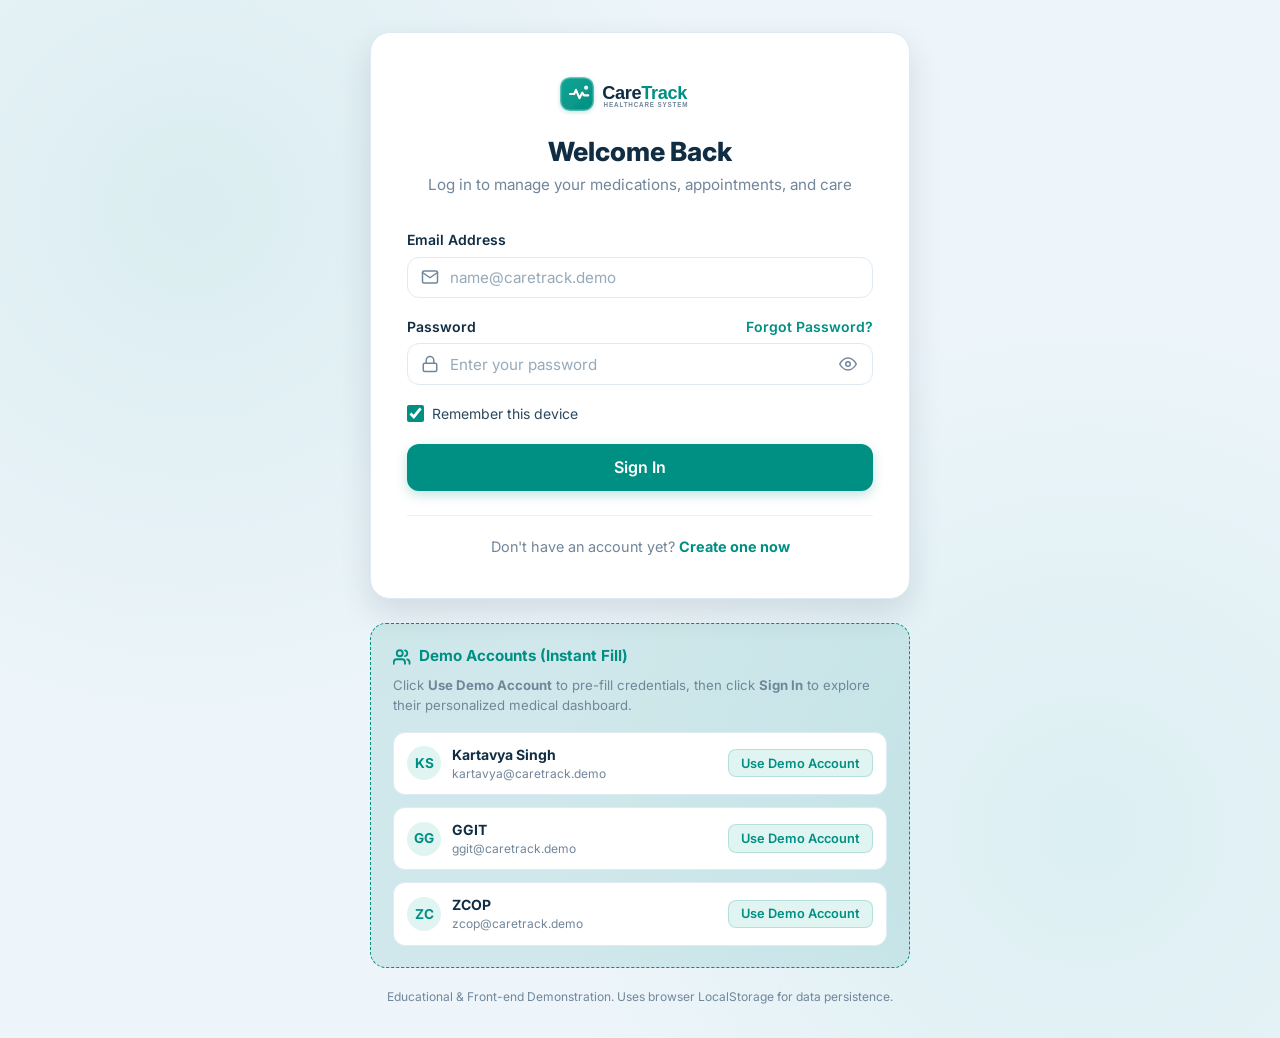
<file: tasks.html>
﻿<!DOCTYPE html>
<html lang="en">
<head>
  <meta charset="UTF-8">
  <!-- Inline theme: prevents white flash before CSS loads -->
  <script>
    (function(){
      try {
        var s = localStorage.getItem('caretrack_session');
        var theme = 'light';
        if (s) {
          var sess = JSON.parse(s);
          if (sess && sess.userId) {
            var st = localStorage.getItem('caretrack_settings_' + sess.userId);
            if (st) { var settings = JSON.parse(st); if (settings && settings.theme) theme = settings.theme; }
          }
        }
        if (theme === 'light') theme = localStorage.getItem('caretrack_theme') || 'light';
        document.documentElement.setAttribute('data-theme', theme);
      } catch(e) {}
    })();
  </script>
  <meta name="viewport" content="width=device-width, initial-scale=1.0">
  <title>Care Tasks â€” CareTrack Healthcare Management</title>
  <link rel="icon" type="image/svg+xml" href="assets/icon.svg">
  <link rel="stylesheet" href="css/style.css">
  <link rel="stylesheet" href="css/dashboard.css">
  <link rel="stylesheet" href="css/responsive.css">
</head>
<body>

  <div class="app-container">
    <!-- Sidebar -->
    <aside class="app-sidebar" id="sidebar">
      <div class="sidebar-header">
        <a href="dashboard.html" class="sidebar-logo">
          <img src="assets/logo.svg" alt="CareTrack Logo">
        </a>
        <button class="sidebar-close-btn" id="sidebar-close-btn" aria-label="Close sidebar">&times;</button>
      </div>

      <nav class="sidebar-nav">
        <div class="nav-section-label">Main Menu</div>
        <a href="dashboard.html" class="sidebar-link">
          <svg viewBox="0 0 24 24" fill="none" stroke="currentColor">
            <rect x="3" y="3" width="7" height="7" rx="1.5"></rect>
            <rect x="14" y="3" width="7" height="7" rx="1.5"></rect>
            <rect x="14" y="14" width="7" height="7" rx="1.5"></rect>
            <rect x="3" y="14" width="7" height="7" rx="1.5"></rect>
          </svg>
          <span>Dashboard</span>
        </a>

        <a href="medicines.html" class="sidebar-link">
          <svg viewBox="0 0 24 24" fill="none" stroke="currentColor">
            <path d="m10.5 20.5 10-10a4.95 4.95 0 1 0-7-7l-10 10a4.95 4.95 0 1 0 7 7Z"></path>
            <path d="m8.5 8.5 7 7"></path>
          </svg>
          <span>Medicines</span>
          <span class="badge-counter" id="sidebar-meds-badge">0</span>
        </a>

        <a href="appointments.html" class="sidebar-link">
          <svg viewBox="0 0 24 24" fill="none" stroke="currentColor">
            <rect x="3" y="4" width="18" height="18" rx="2" ry="2"></rect>
            <line x1="16" y1="2" x2="16" y2="6"></line>
            <line x1="8" y1="2" x2="8" y2="6"></line>
            <line x1="3" y1="10" x2="21" y2="10"></line>
          </svg>
          <span>Appointments</span>
          <span class="badge-counter" id="sidebar-apts-badge">0</span>
        </a>

        <a href="tasks.html" class="sidebar-link active">
          <svg viewBox="0 0 24 24" fill="none" stroke="currentColor">
            <polyline points="9 11 12 14 22 4"></polyline>
            <path d="M21 12v7a2 2 0 0 1-2 2H5a2 2 0 0 1-2-2V5a2 2 0 0 1 2-2h11"></path>
          </svg>
          <span>Care Tasks</span>
        </a>

        <a href="emergency.html" class="sidebar-link" style="color: var(--danger);">
          <svg viewBox="0 0 24 24" fill="none" stroke="currentColor">
            <polygon points="12 2 15.09 8.26 22 9.27 17 14.14 18.18 21.02 12 17.77 5.82 21.02 7 14.14 2 9.27 8.91 8.26 12 2"></polygon>
          </svg>
          <span>Emergency</span>
        </a>

        <div class="nav-section-label">Medical Records</div>
        <a href="records.html" class="sidebar-link">
          <svg viewBox="0 0 24 24" fill="none" stroke="currentColor">
            <path d="M14 2H6a2 2 0 0 0-2 2v16a2 2 0 0 0 2 2h12a2 2 0 0 0 2-2V8z"></path>
            <polyline points="14 2 14 8 20 8"></polyline>
            <line x1="16" y1="13" x2="8" y2="13"></line>
            <line x1="16" y1="17" x2="8" y2="17"></line>
          </svg>
          <span>Health Records</span>
        </a>

        <div class="nav-section-label">Account</div>
        <a href="profile.html" class="sidebar-link">
          <svg viewBox="0 0 24 24" fill="none" stroke="currentColor">
            <path d="M20 21v-2a4 4 0 0 0-4-4H8a4 4 0 0 0-4 4v2"></path>
            <circle cx="12" cy="7" r="4"></circle>
          </svg>
          <span>Profile</span>
        </a>

        <a href="settings.html" class="sidebar-link">
          <svg viewBox="0 0 24 24" fill="none" stroke="currentColor">
            <circle cx="12" cy="12" r="3"></circle>
            <path d="M19.4 15a1.65 1.65 0 0 0 .33 1.82l.06.06a2 2 0 0 1 0 2.83 2 2 0 0 1-2.83 0l-.06-.06a1.65 1.65 0 0 0-1.82-.33 1.65 1.65 0 0 0-1 1.51V21a2 2 0 0 1-2 2 2 2 0 0 1-2-2v-.09A1.65 1.65 0 0 0 9 19.4a1.65 1.65 0 0 0-1.82.33l-.06.06a2 2 0 0 1-2.83 0 2 2 0 0 1 0-2.83l.06-.06a1.65 1.65 0 0 0 .33-1.82 1.65 1.65 0 0 0-1.51-1H3a2 2 0 0 1-2-2 2 2 0 0 1 2-2h.09A1.65 1.65 0 0 0 4.6 9a1.65 1.65 0 0 0-.33-1.82l-.06-.06a2 2 0 0 1 0-2.83 2 2 0 0 1 2.83 0l.06.06a1.65 1.65 0 0 0 1.82.33H9a1.65 1.65 0 0 0 1-1.51V3a2 2 0 0 1 2-2 2 2 0 0 1 2 2v.09a1.65 1.65 0 0 0 1 1.51 1.65 1.65 0 0 0 1.82-.33l.06-.06a2 2 0 0 1 2.83 0 2 2 0 0 1 0 2.83l-.06.06a1.65 1.65 0 0 0-.33 1.82V9a1.65 1.65 0 0 0 1.51 1H21a2 2 0 0 1 2 2 2 2 0 0 1-2 2h-.09a1.65 1.65 0 0 0-1.51 1z"></path>
          </svg>
          <span>Settings</span>
        </a>
      </nav>

      <div class="sidebar-footer">
        <button type="button" class="sidebar-link logout-link" id="btn-logout" style="width: 100%; border: none; cursor: pointer; text-align: left;">
          <svg viewBox="0 0 24 24" fill="none" stroke="currentColor">
            <path d="M9 21H5a2 2 0 0 1-2-2V5a2 2 0 0 1 2-2h4"></path>
            <polyline points="16 17 21 12 16 7"></polyline>
            <line x1="21" y1="12" x2="9" y2="12"></line>
          </svg>
          <span>Log Out</span>
        </button>
      </div>
    </aside>

    <!-- Main Content -->
    <main class="app-main">
      <header class="app-header">
        <div class="header-left">
          <button class="menu-toggle-btn" aria-label="Toggle menu">â˜°</button>
          <div class="header-search">
            <span class="header-search-icon">ðŸ”</span>
            <input type="text" placeholder="Search tasks...">
          </div>
        </div>

        <div class="header-right">
          <button class="theme-toggle-btn" title="Toggle Theme">
            <svg width="20" height="20" viewBox="0 0 24 24" fill="none" stroke="currentColor" stroke-width="2">
              <path d="M21 12.79A9 9 0 1 1 11.21 3 7 7 0 0 0 21 12.79z"></path>
            </svg>
          </button>

          <div class="notification-wrapper">
            <button class="notification-btn" aria-label="Notifications">
              <svg width="20" height="20" viewBox="0 0 24 24" fill="none" stroke="currentColor" stroke-width="2">
                <path d="M18 8A6 6 0 0 0 6 8c0 7-3 9-3 9h18s-3-2-3-9"></path>
                <path d="M13.73 21a2 2 0 0 1-3.46 0"></path>
              </svg>
              <span class="notification-badge"></span>
            </button>
            <div class="notification-dropdown">
              <div class="notification-header">
                <h4>Notifications</h4>
                <button class="btn btn-sm btn-outline notification-clear-btn">Clear All</button>
              </div>
              <div class="notification-list"></div>
            </div>
          </div>

          <a href="profile.html" class="header-user-pill">
            <div class="user-avatar header-user-avatar">CT</div>
            <div>
              <div class="user-meta-name header-user-name">Loading...</div>
              <span class="user-meta-role header-user-role">Member</span>
            </div>
          </a>
        </div>
      </header>

      <div class="dashboard-content">
        <!-- Page Header -->
        <div class="view-header">
          <div class="view-title-group">
            <h1>Daily Care Tasks</h1>
            <p>Maintain your daily wellness routines, measurements, hydration targets, and fitness habits.</p>
          </div>
          <button type="button" class="btn btn-primary" id="btn-open-add-task">
            + Add Care Task
          </button>
        </div>

        <!-- Task Completion Ring KPI Banner -->
        <div class="card" style="margin-bottom: 2rem; display: flex; align-items: center; justify-content: space-between; flex-wrap: wrap; gap: 1.5rem; background: linear-gradient(135deg, rgba(0, 143, 131, 0.05) 0%, rgba(18, 165, 148, 0.08) 100%);">
          <div style="display: flex; align-items: center; gap: 1.5rem;">
            <!-- SVG Progress Ring -->
            <div class="progress-ring-container">
              <svg class="progress-ring" width="100" height="100">
                <circle class="progress-ring__circle-bg" stroke-width="8" fill="transparent" r="42" cx="50" cy="50"/>
                <circle id="tasks-ring" class="progress-ring__circle" stroke-width="8" stroke-dasharray="264" stroke-dashoffset="264" fill="transparent" r="42" cx="50" cy="50"/>
              </svg>
              <span class="progress-ring-value" id="ring-percent-text">0%</span>
            </div>
            <div>
              <h2 style="font-size: 1.35rem; margin-bottom: 0.25rem;">Daily Progress Overview</h2>
              <p style="color: var(--muted-text); font-size: 0.9rem;" id="progress-status-desc">
                Completed 0 of 0 care tasks for today.
              </p>
            </div>
          </div>

          <div style="display: flex; gap: 1rem;">
            <div style="background: var(--card-bg); padding: 0.75rem 1.25rem; border-radius: var(--radius-md); border: 1px solid var(--border-color); text-align: center;">
              <div style="font-size: 1.25rem; font-weight: 800; color: var(--success);" id="stat-completed-count">0</div>
              <div style="font-size: 0.75rem; color: var(--muted-text); font-weight: 600;">COMPLETED</div>
            </div>
            <div style="background: var(--card-bg); padding: 0.75rem 1.25rem; border-radius: var(--radius-md); border: 1px solid var(--border-color); text-align: center;">
              <div style="font-size: 1.25rem; font-weight: 800; color: var(--warning);" id="stat-pending-count">0</div>
              <div style="font-size: 0.75rem; color: var(--muted-text); font-weight: 600;">PENDING</div>
            </div>
          </div>
        </div>

        <!-- Filter & Search Toolbar -->
        <div class="toolbar-card">
          <div class="toolbar-filters">
            <button class="filter-btn-pill active" data-filter="all">All (<span id="count-all">0</span>)</button>
            <button class="filter-btn-pill" data-filter="today">Today</button>
            <button class="filter-btn-pill" data-filter="completed">Completed (<span id="count-completed">0</span>)</button>
            <button class="filter-btn-pill" data-filter="pending">Pending (<span id="count-pending">0</span>)</button>
          </div>

          <div style="display: flex; gap: 0.75rem; align-items: center; flex-wrap: wrap;">
            <select id="task-category-filter" class="form-control" style="padding: 0.45rem 0.85rem; font-size: 0.85rem; width: 160px;">
              <option value="all">Category: All</option>
              <option value="Wellness">Wellness</option>
              <option value="Health">Health</option>
              <option value="Medication">Medication</option>
              <option value="Fitness">Fitness</option>
            </select>
            <input type="text" id="task-search-input" class="form-control" placeholder="Search care tasks..." style="padding: 0.45rem 0.85rem; font-size: 0.85rem; width: 200px;">
          </div>
        </div>

        <!-- Tasks List Card -->
        <div class="card">
          <div class="task-checklist" id="tasks-full-list">
            <!-- Dynamically Rendered -->
          </div>
          <div id="tasks-empty-view" style="display: none;"></div>
        </div>
      </div>
    </main>
  </div>

  <!-- Add / Edit Task Modal -->
  <div class="modal-overlay" id="task-modal">
    <div class="modal-container">
      <div class="modal-header">
        <h3 class="modal-title" id="task-modal-title">Add Care Task</h3>
        <button class="modal-close" id="close-task-modal">&times;</button>
      </div>
      <form id="task-form" novalidate>
        <div class="modal-body">
          <input type="hidden" id="task-id">

          <div class="form-group">
            <label for="task-title" class="form-label">Task Description *</label>
            <input type="text" id="task-title" class="form-control" placeholder="e.g. Check fasting blood sugar levels" required>
            <div class="form-error" id="task-title-error">Task title is required.</div>
          </div>

          <div class="grid-2col">
            <div class="form-group">
              <label for="task-category" class="form-label">Category *</label>
              <select id="task-category" class="form-control" required>
                <option value="Wellness">Wellness</option>
                <option value="Health">Health</option>
                <option value="Medication">Medication</option>
                <option value="Fitness">Fitness</option>
              </select>
            </div>

            <div class="form-group">
              <label for="task-time" class="form-label">Due Time *</label>
              <input type="text" id="task-time" class="form-control" placeholder="e.g. 08:30 AM" required>
              <div class="form-error" id="task-time-error">Please specify due time.</div>
            </div>
          </div>

          <div class="form-group">
            <label for="task-date" class="form-label">Target Date</label>
            <input type="date" id="task-date" class="form-control">
          </div>
        </div>

        <div class="modal-footer">
          <button type="button" class="btn btn-outline" id="btn-cancel-task">Cancel</button>
          <button type="submit" class="btn btn-primary" id="btn-save-task">Save Task</button>
        </div>
      </form>
    </div>
  </div>

  <div id="toast-container"></div>

  <script src="js/storage.js"></script>
  <script src="js/auth.js"></script>
  <script src="js/common.js"></script>
  <script src="js/tasks.js"></script>
</body>
</html>
</file>
<file: css/style.css>
/* CareTrack - Modern Healthcare Management System
   Global Stylesheet (style.css) */

@import url('https://fonts.googleapis.com/css2?family=Inter:wght@300;400;500;600;700;800&display=swap');

:root {
  /* Core Color Palette from Design Specs */
  --primary: #008F83;
  --primary-hover: #00756B;
  --primary-light: #E0F4F2;
  --primary-light-alpha: rgba(0, 143, 131, 0.12);
  --secondary: #12A594;
  --secondary-hover: #0E8D7E;
  --secondary-light: #E6F7F5;
  
  --dark-text: #102D43;
  --body-text: #2C485E;
  --muted-text: #71869A;
  --light-text: #96AAB9;
  
  --bg-main: #EDF5FA;
  --card-bg: #FFFFFF;
  --card-hover: #FBFDFE;
  --border-color: #DFEBF3;
  --border-light: #EBF3F8;
  
  --success: #16A085;
  --success-bg: #E8F8F5;
  --warning: #F5A623;
  --warning-bg: #FEF7EC;
  --danger: #E85D66;
  --danger-bg: #FDEEF0;
  --info: #2980B9;
  --info-bg: #EBF5FB;

  /* Typography & Layout Metrics */
  --font-family: 'Inter', -apple-system, BlinkMacSystemFont, 'Segoe UI', Roboto, Helvetica, Arial, sans-serif;
  --sidebar-width: 250px;
  --header-height: 72px;

  /* Shadows */
  --shadow-xs: 0 1px 3px rgba(16, 45, 67, 0.04);
  --shadow-sm: 0 2px 8px rgba(16, 45, 67, 0.06);
  --shadow-md: 0 6px 18px rgba(16, 45, 67, 0.08);
  --shadow-lg: 0 14px 32px rgba(16, 45, 67, 0.12);

  /* Border Radii */
  --radius-xs: 6px;
  --radius-sm: 8px;
  --radius-md: 12px;
  --radius-lg: 16px;
  --radius-xl: 20px;
  --radius-full: 9999px;

  /* Transitions */
  --transition-fast: 0.15s ease;
  --transition-normal: 0.25s ease;
}

/* Dark Theme Overrides */
[data-theme="dark"] {
  --primary: #14B8A6;
  --primary-hover: #2DD4BF;
  --primary-light: rgba(20, 184, 166, 0.18);
  --primary-light-alpha: rgba(20, 184, 166, 0.2);
  --secondary: #0D9488;
  --secondary-hover: #14B8A6;
  
  --dark-text: #F1F6FA;
  --body-text: #CADBE7;
  --muted-text: #8FA4B8;
  --light-text: #62798C;
  
  --bg-main: #0B1723;
  --card-bg: #122434;
  --card-hover: #172D40;
  --border-color: #1F364B;
  --border-light: #182C3D;
  
  --shadow-xs: 0 1px 3px rgba(0, 0, 0, 0.3);
  --shadow-sm: 0 2px 8px rgba(0, 0, 0, 0.4);
  --shadow-md: 0 6px 18px rgba(0, 0, 0, 0.5);
  --shadow-lg: 0 14px 32px rgba(0, 0, 0, 0.6);
  
  --success-bg: rgba(22, 160, 133, 0.18);
  --warning-bg: rgba(245, 166, 35, 0.18);
  --danger-bg: rgba(232, 93, 102, 0.18);
  --info-bg: rgba(41, 128, 185, 0.18);
}

/* CSS Reset & Box Sizing */
*, *::before, *::after {
  box-sizing: border-box;
  margin: 0;
  padding: 0;
}

html {
  font-size: 16px;
  scroll-behavior: smooth;
}

body {
  font-family: var(--font-family);
  background-color: var(--bg-main);
  color: var(--body-text);
  line-height: 1.5;
  -webkit-font-smoothing: antialiased;
  -moz-osx-font-smoothing: grayscale;
  min-height: 100vh;
  overflow-x: hidden;
}

/* Responsive 2-column grid utility — collapses to 1 col on mobile */
.grid-2col {
  display: grid;
  grid-template-columns: 1fr 1fr;
  gap: 1rem;
}

/* Profile stats strip — 3 equal columns, collapses to 1 on very small screens */
.profile-stats-grid {
  display: grid;
  grid-template-columns: repeat(3, 1fr);
  gap: 0.75rem;
  margin-top: 2rem;
  padding-top: 1.5rem;
  border-top: 1px solid var(--border-light);
}

img, svg {
  vertical-align: middle;
  max-width: 100%;
}

a {
  color: var(--primary);
  text-decoration: none;
  transition: color var(--transition-fast);
}

a:hover {
  color: var(--primary-hover);
}

button, input, select, textarea {
  font-family: inherit;
  font-size: inherit;
  color: inherit;
}

button {
  cursor: pointer;
  border: none;
  background: none;
}

/* Typography Utilities */
h1, h2, h3, h4, h5, h6 {
  color: var(--dark-text);
  font-weight: 700;
  line-height: 1.25;
}

h1 { font-size: 2.25rem; }
h2 { font-size: 1.75rem; }
h3 { font-size: 1.35rem; }
h4 { font-size: 1.15rem; }
h5 { font-size: 1rem; }
h6 { font-size: 0.875rem; }

p {
  margin-bottom: 0.75rem;
}

p:last-child {
  margin-bottom: 0;
}

.text-muted { color: var(--muted-text); }
.text-dark { color: var(--dark-text); }
.text-primary { color: var(--primary); }
.text-success { color: var(--success); }
.text-warning { color: var(--warning); }
.text-danger { color: var(--danger); }
.text-sm { font-size: 0.875rem; }
.text-xs { font-size: 0.75rem; }
.text-lg { font-size: 1.125rem; }
.font-semibold { font-weight: 600; }
.font-bold { font-weight: 700; }

/* Buttons */
.btn {
  display: inline-flex;
  align-items: center;
  justify-content: center;
  gap: 0.5rem;
  padding: 0.65rem 1.25rem;
  font-size: 0.95rem;
  font-weight: 600;
  border-radius: var(--radius-md);
  transition: all var(--transition-fast);
  text-align: center;
  white-space: nowrap;
  user-select: none;
}

.btn:focus-visible {
  outline: 2px solid var(--primary);
  outline-offset: 2px;
}

.btn-primary {
  background-color: var(--primary);
  color: #FFFFFF !important;
  box-shadow: 0 4px 12px rgba(0, 143, 131, 0.25);
}

.btn-primary:hover {
  background-color: var(--primary-hover);
  transform: translateY(-1px);
  box-shadow: 0 6px 16px rgba(0, 143, 131, 0.35);
}

.btn-secondary {
  background-color: var(--primary-light);
  color: var(--primary) !important;
}

.btn-secondary:hover {
  background-color: var(--border-color);
  color: var(--dark-text) !important;
}

.btn-outline {
  border: 1.5px solid var(--border-color);
  background-color: transparent;
  color: var(--dark-text) !important;
}

.btn-outline:hover {
  border-color: var(--primary);
  color: var(--primary) !important;
  background-color: var(--primary-light-alpha);
}

.btn-danger {
  background-color: var(--danger);
  color: #FFFFFF !important;
}

.btn-danger:hover {
  background-color: #D1454E;
}

.btn-success {
  background-color: var(--success);
  color: #FFFFFF !important;
}

.btn-success:hover {
  background-color: #11816A;
}

.btn-sm {
  padding: 0.4rem 0.85rem;
  font-size: 0.825rem;
  border-radius: var(--radius-sm);
}

.btn-lg {
  padding: 0.85rem 1.75rem;
  font-size: 1.05rem;
  border-radius: var(--radius-lg);
}

.btn-icon {
  width: 38px;
  height: 38px;
  padding: 0;
  display: inline-flex;
  align-items: center;
  justify-content: center;
  border-radius: var(--radius-md);
  color: var(--muted-text);
  background: var(--card-bg);
  border: 1px solid var(--border-color);
  transition: all var(--transition-fast);
}

.btn-icon:hover {
  color: var(--primary);
  border-color: var(--primary);
  background: var(--primary-light-alpha);
}

.btn-icon.active {
  background: var(--primary);
  color: #FFFFFF;
  border-color: var(--primary);
}

/* Badges */
.badge {
  display: inline-flex;
  align-items: center;
  gap: 0.35rem;
  padding: 0.25rem 0.65rem;
  border-radius: var(--radius-full);
  font-size: 0.75rem;
  font-weight: 600;
  letter-spacing: 0.2px;
}

.badge-primary {
  background-color: var(--primary-light);
  color: var(--primary);
}

.badge-success {
  background-color: var(--success-bg);
  color: var(--success);
}

.badge-warning {
  background-color: var(--warning-bg);
  color: var(--warning);
}

.badge-danger {
  background-color: var(--danger-bg);
  color: var(--danger);
}

.badge-neutral {
  background-color: var(--border-color);
  color: var(--muted-text);
}

.badge-dot::before {
  content: '';
  width: 6px;
  height: 6px;
  border-radius: 50%;
  background-color: currentColor;
}

/* Base Card */
.card {
  background-color: var(--card-bg);
  border-radius: var(--radius-lg);
  border: 1px solid var(--border-color);
  box-shadow: var(--shadow-sm);
  padding: 1.5rem;
  transition: box-shadow var(--transition-normal), border-color var(--transition-normal);
}

.card:hover {
  box-shadow: var(--shadow-md);
}

.card-header {
  display: flex;
  align-items: center;
  justify-content: space-between;
  margin-bottom: 1.25rem;
  padding-bottom: 0.75rem;
  border-bottom: 1px solid var(--border-light);
}

.card-title {
  font-size: 1.15rem;
  font-weight: 700;
  color: var(--dark-text);
  display: flex;
  align-items: center;
  gap: 0.5rem;
}

/* Forms & Inputs */
.form-group {
  margin-bottom: 1.1rem;
}

.form-label {
  display: block;
  font-size: 0.875rem;
  font-weight: 600;
  color: var(--dark-text);
  margin-bottom: 0.4rem;
}

.form-control {
  width: 100%;
  padding: 0.65rem 0.95rem;
  font-size: 0.95rem;
  border-radius: var(--radius-md);
  border: 1.5px solid var(--border-color);
  background-color: var(--card-bg);
  color: var(--dark-text);
  transition: border-color var(--transition-fast), box-shadow var(--transition-fast);
}

.form-control:focus {
  outline: none;
  border-color: var(--primary);
  box-shadow: 0 0 0 3px var(--primary-light-alpha);
}

.form-control::placeholder {
  color: var(--light-text);
}

textarea.form-control {
  min-height: 90px;
  resize: vertical;
}

.form-error {
  font-size: 0.8rem;
  color: var(--danger);
  margin-top: 0.35rem;
  display: none;
}

.form-error.visible {
  display: block;
}

.checkbox-label {
  display: inline-flex;
  align-items: center;
  gap: 0.5rem;
  font-size: 0.875rem;
  color: var(--body-text);
  cursor: pointer;
  user-select: none;
}

.checkbox-label input[type="checkbox"] {
  width: 17px;
  height: 17px;
  accent-color: var(--primary);
  cursor: pointer;
}

/* Modal Dialog */
.modal-overlay {
  position: fixed;
  inset: 0;
  background-color: rgba(16, 45, 67, 0.55);
  backdrop-filter: blur(4px);
  z-index: 1000;
  display: flex;
  align-items: center;
  justify-content: center;
  padding: 1.5rem;
  opacity: 0;
  visibility: hidden;
  transition: opacity var(--transition-normal), visibility var(--transition-normal);
}

.modal-overlay.active {
  opacity: 1;
  visibility: visible;
}

.modal-container {
  background-color: var(--card-bg);
  border-radius: var(--radius-xl);
  border: 1px solid var(--border-color);
  box-shadow: var(--shadow-lg);
  width: 100%;
  max-width: 540px;
  max-height: 90vh;
  overflow-y: auto;
  transform: translateY(20px) scale(0.97);
  transition: transform var(--transition-normal);
}

.modal-overlay.active .modal-container {
  transform: translateY(0) scale(1);
}

.modal-header {
  display: flex;
  align-items: center;
  justify-content: space-between;
  padding: 1.25rem 1.5rem;
  border-bottom: 1px solid var(--border-light);
}

.modal-title {
  font-size: 1.25rem;
  font-weight: 700;
  color: var(--dark-text);
}

.modal-close {
  width: 32px;
  height: 32px;
  border-radius: 50%;
  display: flex;
  align-items: center;
  justify-content: center;
  color: var(--muted-text);
  transition: background-color var(--transition-fast), color var(--transition-fast);
}

.modal-close:hover {
  background-color: var(--border-light);
  color: var(--dark-text);
}

.modal-body {
  padding: 1.5rem;
}

.modal-footer {
  display: flex;
  align-items: center;
  justify-content: flex-end;
  gap: 0.75rem;
  padding: 1.25rem 1.5rem;
  border-top: 1px solid var(--border-light);
  background-color: var(--border-light);
  border-bottom-left-radius: var(--radius-xl);
  border-bottom-right-radius: var(--radius-xl);
}

/* Toast Notifications */
#toast-container {
  position: fixed;
  bottom: 24px;
  right: 24px;
  z-index: 9999;
  display: flex;
  flex-direction: column;
  gap: 10px;
  pointer-events: none;
}

.toast {
  pointer-events: auto;
  display: flex;
  align-items: center;
  gap: 0.75rem;
  padding: 0.85rem 1.25rem;
  border-radius: var(--radius-md);
  background: var(--card-bg);
  border-left: 4px solid var(--primary);
  box-shadow: var(--shadow-lg);
  color: var(--dark-text);
  font-size: 0.9rem;
  font-weight: 500;
  min-width: 280px;
  max-width: 420px;
  animation: toastIn 0.3s cubic-bezier(0.16, 1, 0.3, 1) forwards;
  transition: opacity 0.3s, transform 0.3s;
}

.toast.toast-success { border-left-color: var(--success); }
.toast.toast-danger { border-left-color: var(--danger); }
.toast.toast-warning { border-left-color: var(--warning); }
.toast.toast-info { border-left-color: var(--info); }

.toast.fade-out {
  opacity: 0;
  transform: translateY(10px);
}

@keyframes toastIn {
  from {
    opacity: 0;
    transform: translateY(20px) scale(0.95);
  }
  to {
    opacity: 1;
    transform: translateY(0) scale(1);
  }
}

/* ========================================================
   LANDING PAGE STYLES (index.html)
   ======================================================== */

.landing-nav {
  position: sticky;
  top: 0;
  z-index: 100;
  background: rgba(255, 255, 255, 0.9);
  backdrop-filter: blur(12px);
  border-bottom: 1px solid var(--border-color);
  transition: background-color var(--transition-normal);
}

[data-theme="dark"] .landing-nav {
  background: rgba(18, 36, 52, 0.9);
}

.nav-container {
  max-width: 1200px;
  margin: 0 auto;
  padding: 0.85rem 1.5rem;
  display: flex;
  align-items: center;
  justify-content: space-between;
}

.nav-logo {
  display: flex;
  align-items: center;
  gap: 0.6rem;
  font-size: 1.35rem;
  font-weight: 800;
  color: var(--dark-text);
}

.nav-logo-icon {
  width: 38px;
  height: 38px;
}

.nav-menu {
  display: flex;
  align-items: center;
  gap: 1.75rem;
  list-style: none;
}

.nav-link {
  font-size: 0.95rem;
  font-weight: 500;
  color: var(--muted-text);
  transition: color var(--transition-fast);
}

.nav-link:hover, .nav-link.active {
  color: var(--primary);
}

.nav-actions {
  display: flex;
  align-items: center;
  gap: 0.85rem;
}

.nav-toggle-mobile {
  display: none;
  font-size: 1.5rem;
  color: var(--dark-text);
  background: none;
  border: none;
  cursor: pointer;
}

/* Hero Section */
.hero-section {
  padding: 5rem 1.5rem 4rem;
  max-width: 1200px;
  margin: 0 auto;
  display: grid;
  grid-template-columns: 1.1fr 0.9fr;
  gap: 3.5rem;
  align-items: center;
}

.hero-tag {
  display: inline-flex;
  align-items: center;
  gap: 0.5rem;
  padding: 0.35rem 0.85rem;
  background-color: var(--primary-light);
  color: var(--primary);
  border-radius: var(--radius-full);
  font-size: 0.85rem;
  font-weight: 700;
  letter-spacing: 0.3px;
  margin-bottom: 1.25rem;
}

.hero-title {
  font-size: 3.25rem;
  font-weight: 800;
  line-height: 1.15;
  margin-bottom: 1.25rem;
  color: var(--dark-text);
  letter-spacing: -0.02em;
}

.hero-title span {
  color: var(--primary);
  background: linear-gradient(135deg, var(--secondary) 0%, var(--primary) 100%);
  -webkit-background-clip: text;
  -webkit-text-fill-color: transparent;
}

.hero-description {
  font-size: 1.15rem;
  line-height: 1.65;
  color: var(--muted-text);
  margin-bottom: 2rem;
  max-width: 520px;
}

.hero-cta-group {
  display: flex;
  align-items: center;
  gap: 1rem;
  margin-bottom: 2.5rem;
}

.hero-stats {
  display: flex;
  align-items: center;
  gap: 2rem;
  padding-top: 1.5rem;
  border-top: 1px solid var(--border-color);
}

.stat-item h4 {
  font-size: 1.75rem;
  font-weight: 800;
  color: var(--dark-text);
  text-align: center;
}


.stat-item p {
  font-size: 0.85rem;
  color: var(--muted-text);
}

/* Hero Mockup Preview */
.hero-mockup-wrapper {
  position: relative;
}

.hero-mockup-card {
  background: var(--card-bg);
  border-radius: var(--radius-xl);
  border: 1px solid var(--border-color);
  box-shadow: var(--shadow-lg);
  padding: 1.5rem;
  position: relative;
  overflow: hidden;
}

.mockup-header {
  display: flex;
  align-items: center;
  justify-content: space-between;
  margin-bottom: 1.25rem;
}

.mockup-header-left {
  display: flex;
  align-items: center;
  gap: 0.75rem;
}

.mockup-avatar {
  width: 44px;
  height: 44px;
  border-radius: 50%;
  background: linear-gradient(135deg, var(--secondary), var(--primary));
  color: #fff;
  display: flex;
  align-items: center;
  justify-content: center;
  font-weight: 700;
  font-size: 1.1rem;
}

.mockup-status-dot {
  width: 10px;
  height: 10px;
  background-color: var(--success);
  border-radius: 50%;
  box-shadow: 0 0 0 3px rgba(22, 160, 133, 0.2);
}

.mockup-mini-grid {
  display: grid;
  grid-template-columns: repeat(2, 1fr);
  gap: 1rem;
  margin-bottom: 1.25rem;
}

.mockup-metric-box {
  background: var(--bg-main);
  border-radius: var(--radius-md);
  padding: 1rem;
  border: 1px solid var(--border-light);
}

.mockup-metric-box .number {
  font-size: 1.5rem;
  font-weight: 800;
  color: var(--dark-text);
}

.mockup-metric-box .label {
  font-size: 0.75rem;
  color: var(--muted-text);
  font-weight: 600;
}

.mockup-schedule-card {
  background: var(--primary-light);
  border-radius: var(--radius-md);
  padding: 0.9rem 1rem;
  display: flex;
  align-items: center;
  justify-content: space-between;
  border: 1px solid rgba(0, 143, 131, 0.2);
}

.mockup-pill-badge {
  background: var(--primary);
  color: #FFFFFF;
  font-size: 0.75rem;
  font-weight: 700;
  padding: 0.25rem 0.65rem;
  border-radius: var(--radius-full);
}

.floating-badge {
  position: absolute;
  background: var(--card-bg);
  border: 1px solid var(--border-color);
  box-shadow: var(--shadow-md);
  border-radius: var(--radius-lg);
  padding: 0.75rem 1rem;
  display: flex;
  align-items: center;
  gap: 0.75rem;
  animation: floatAnim 4s ease-in-out infinite alternate;
}

.floating-badge.badge-top-right {
  top: -15px;
  right: -15px;
}

.floating-badge.badge-bottom-left {
  bottom: -20px;
  left: -20px;
  animation-delay: 2s;
}

@keyframes floatAnim {
  0% { transform: translateY(0); }
  100% { transform: translateY(-8px); }
}

/* Features Section */
.features-section {
  padding: 5rem 1.5rem;
  background-color: var(--card-bg);
  border-top: 1px solid var(--border-color);
  border-bottom: 1px solid var(--border-color);
}

.section-container {
  max-width: 1200px;
  margin: 0 auto;
}

.section-header {
  text-align: center;
  max-width: 650px;
  margin: 0 auto 3.5rem;
}

.section-tag {
  color: var(--primary);
  font-size: 0.85rem;
  font-weight: 700;
  text-transform: uppercase;
  letter-spacing: 1.5px;
  margin-bottom: 0.5rem;
}

.section-title {
  font-size: 2.25rem;
  font-weight: 800;
  color: var(--dark-text);
  margin-bottom: 1rem;
}

.section-desc {
  font-size: 1.05rem;
  color: var(--muted-text);
}

.features-grid {
  display: grid;
  grid-template-columns: repeat(4, 1fr);
  gap: 1.75rem;
}

.feature-card {
  background: var(--bg-main);
  border: 1px solid var(--border-color);
  border-radius: var(--radius-lg);
  padding: 2rem 1.5rem;
  transition: all var(--transition-normal);
  display: flex;
  flex-direction: column;
}

.feature-card:hover {
  transform: translateY(-5px);
  box-shadow: var(--shadow-md);
  border-color: var(--primary);
}

.feature-icon-wrapper {
  width: 54px;
  height: 54px;
  border-radius: var(--radius-md);
  background-color: var(--primary-light);
  color: var(--primary);
  display: flex;
  align-items: center;
  justify-content: center;
  font-size: 1.5rem;
  margin-bottom: 1.5rem;
  transition: background-color var(--transition-fast);
}

.feature-card:hover .feature-icon-wrapper {
  background-color: var(--primary);
  color: #FFFFFF;
}

.feature-card h3 {
  font-size: 1.25rem;
  margin-bottom: 0.75rem;
  color: var(--dark-text);
}

.feature-card p {
  color: var(--muted-text);
  font-size: 0.95rem;
  line-height: 1.6;
}

/* How It Works */
.how-section {
  padding: 5rem 1.5rem;
}

.how-steps-grid {
  display: grid;
  grid-template-columns: repeat(3, 1fr);
  gap: 2rem;
  position: relative;
}

.step-card {
  background: var(--card-bg);
  border: 1px solid var(--border-color);
  border-radius: var(--radius-lg);
  padding: 2.25rem 1.75rem;
  position: relative;
  text-align: center;
  box-shadow: var(--shadow-sm);
}

.step-number {
  width: 50px;
  height: 50px;
  border-radius: 50%;
  background: var(--primary);
  color: #FFFFFF;
  font-size: 1.35rem;
  font-weight: 800;
  display: flex;
  align-items: center;
  justify-content: center;
  margin: -45px auto 1.25rem;
  box-shadow: 0 4px 12px rgba(0, 143, 131, 0.3);
}

.step-card h3 {
  margin-bottom: 0.75rem;
}

.step-card p {
  color: var(--muted-text);
  font-size: 0.95rem;
}

/* CTA Banner */
.cta-banner-section {
  padding: 2rem 1.5rem 5rem;
}

.cta-banner-card {
  background: linear-gradient(135deg, var(--primary) 0%, var(--secondary) 100%);
  border-radius: var(--radius-xl);
  padding: 3.5rem 2.5rem;
  color: #FFFFFF;
  text-align: center;
  box-shadow: var(--shadow-lg);
  position: relative;
  overflow: hidden;
}

.cta-banner-card::before {
  content: '';
  position: absolute;
  top: -50%;
  right: -20%;
  width: 400px;
  height: 400px;
  background: rgba(255, 255, 255, 0.08);
  border-radius: 50%;
}

.cta-banner-card h2 {
  color: #FFFFFF;
  font-size: 2.5rem;
  font-weight: 800;
  margin-bottom: 1rem;
}

.cta-banner-card p {
  font-size: 1.15rem;
  opacity: 0.9;
  max-width: 600px;
  margin: 0 auto 2rem;
}

.cta-banner-card .btn-light {
  background-color: #FFFFFF;
  color: var(--primary) !important;
  font-weight: 700;
  padding: 0.85rem 2rem;
  font-size: 1.05rem;
  box-shadow: 0 4px 14px rgba(0, 0, 0, 0.15);
}

.cta-banner-card .btn-light:hover {
  background-color: #F8FAFB;
  transform: translateY(-2px);
}

/* Footer */
.landing-footer {
  background: var(--card-bg);
  border-top: 1px solid var(--border-color);
  padding: 4rem 1.5rem 2rem;
}

.footer-grid {
  max-width: 1200px;
  margin: 0 auto;
  display: grid;
  grid-template-columns: 1.5fr repeat(3, 1fr);
  gap: 3rem;
  margin-bottom: 3rem;
}

.footer-brand p {
  color: var(--muted-text);
  font-size: 0.925rem;
  margin-top: 1rem;
  max-width: 320px;
  line-height: 1.6;
}

.footer-col h4 {
  font-size: 1rem;
  margin-bottom: 1.25rem;
  color: var(--dark-text);
}

.footer-links {
  list-style: none;
  display: flex;
  flex-direction: column;
  gap: 0.65rem;
}

.footer-links a {
  color: var(--muted-text);
  font-size: 0.9rem;
  transition: color var(--transition-fast);
}

.footer-links a:hover {
  color: var(--primary);
}

.footer-bottom {
  max-width: 1200px;
  margin: 0 auto;
  padding-top: 2rem;
  border-top: 1px solid var(--border-light);
  display: flex;
  align-items: center;
  justify-content: space-between;
  font-size: 0.85rem;
  color: var(--muted-text);
}
</file>
<file: css/responsive.css>
/* CareTrack - Modern Healthcare Management System
   Responsive Breakpoints Stylesheet (responsive.css) */

/* ============================================================
   Large Tablets & Small Laptops  (max-width: 1024px)
   ============================================================ */
@media (max-width: 1024px) {
  .hero-section {
    grid-template-columns: 1fr;
    gap: 2.5rem;
    padding: 3.5rem 1.5rem;
  }

  .hero-mockup-wrapper {
    max-width: 550px;
    margin: 0 auto;
  }

  .features-grid {
    grid-template-columns: repeat(2, 1fr);
  }

  .summary-cards-grid {
    grid-template-columns: repeat(2, 1fr);
    gap: 1.25rem;
  }

  .dashboard-grid {
    grid-template-columns: 1fr;
    gap: 1.5rem;
  }

  .footer-grid {
    grid-template-columns: 1fr 1fr;
    gap: 2rem;
  }

  /* Settings grid collapses early on small laptops */
  .settings-grid {
    grid-template-columns: 1fr;
    gap: 1.5rem;
  }
}

/* ============================================================
   Tablets  (max-width: 768px)
   ============================================================ */
@media (max-width: 768px) {
  :root {
    --header-height: 64px;
  }

  /* ----------- Landing Navigation ----------- */
  .nav-menu {
    display: none;
    position: absolute;
    top: 100%;
    left: 0;
    right: 0;
    background-color: var(--card-bg);
    border-bottom: 1px solid var(--border-color);
    box-shadow: var(--shadow-md);
    flex-direction: column;
    padding: 1.5rem;
    gap: 1.25rem;
  }

  .nav-menu.open {
    display: flex;
  }

  .nav-toggle-mobile {
    display: block;
  }

  .hero-title {
    font-size: 2.4rem;
  }

  .how-steps-grid {
    grid-template-columns: 1fr;
    gap: 3rem;
  }

  .step-number {
    margin-top: -30px;
  }

  /* ----------- Dashboard Shell ----------- */
  .app-sidebar {
    transform: translateX(-100%);
    box-shadow: var(--shadow-lg);
    z-index: 1000;
  }

  .app-sidebar.active {
    transform: translateX(0);
  }

  .sidebar-close-btn {
    display: block;
  }

  .app-main {
    margin-left: 0;
    width: 100%;
  }

  .menu-toggle-btn {
    display: block;
  }

  .dashboard-content {
    padding: 1.25rem;
  }

  /* ----------- Header ----------- */
  .header-left {
    max-width: 240px;
  }

  .header-search input {
    font-size: 0.85rem;
  }

  .header-right {
    gap: 0.65rem;
  }

  .user-meta-name,
  .user-meta-role {
    display: none;
  }

  .header-user-pill {
    padding: 2px;
    border: none;
    background: transparent;
  }

  /* ----------- Notification Dropdown ----------- */
  .notification-dropdown {
    width: calc(100vw - 2rem);
    right: -60px;
    max-width: 340px;
  }

  /* ----------- Dashboard Summary Cards ----------- */
  .summary-cards-grid {
    grid-template-columns: repeat(2, 1fr);
  }

  /* ----------- Dashboard Grid ----------- */
  .dashboard-grid {
    grid-template-columns: 1fr;
  }

  /* ----------- Floating Badge ----------- */
  .floating-badge {
    display: none;
  }

  /* ----------- Toolbar ----------- */
  .toolbar-card {
    flex-direction: column;
    align-items: stretch;
  }

  .toolbar-card > div:last-child {
    flex-wrap: wrap;
    gap: 0.5rem;
  }

  .toolbar-filters {
    overflow-x: auto;
    padding-bottom: 0.5rem;
  }

  /* ----------- View Header ----------- */
  .view-header {
    flex-direction: column;
    align-items: flex-start;
    gap: 0.75rem;
  }

  .view-header .btn {
    width: 100%;
    justify-content: center;
  }

  /* ----------- Entity Cards Grid ----------- */
  .entity-cards-grid {
    grid-template-columns: 1fr;
  }

  /* ----------- Care Table (horizontal scroll) ----------- */
  .table-responsive {
    overflow-x: auto;
    -webkit-overflow-scrolling: touch;
  }

  .care-table {
    min-width: 600px;
  }

  /* ----------- Settings Grid ----------- */
  .settings-grid {
    grid-template-columns: 1fr;
  }

  /* ----------- Auth pages ----------- */
  .auth-wrapper {
    padding: 1.5rem 1rem;
  }
}

/* ============================================================
   Mobile Phones  (max-width: 480px)
   ============================================================ */
@media (max-width: 480px) {
  h1 { font-size: 1.65rem; }
  h2 { font-size: 1.35rem; }

  .hero-title {
    font-size: 2rem;
  }

  .hero-cta-group {
    flex-direction: column;
    width: 100%;
  }

  .hero-cta-group .btn {
    width: 100%;
  }

  .hero-stats {
    flex-direction: column;
    gap: 1rem;
    align-items: center;
  }

  .features-grid {
    grid-template-columns: 1fr;
  }

  /* ----------- Summary Cards: 1 col on mobile ----------- */
  .summary-cards-grid {
    grid-template-columns: 1fr;
  }

  /* ----------- Footer ----------- */
  .footer-grid {
    grid-template-columns: 1fr;
  }

  .footer-bottom {
    flex-direction: column;
    gap: 0.75rem;
    text-align: center;
  }

  /* ----------- App Header ----------- */
  .app-header {
    padding: 0 1rem;
  }

  .header-search {
    display: none;
  }

  /* ----------- Dashboard Content Padding ----------- */
  .dashboard-content {
    padding: 0.85rem;
  }

  /* ----------- Auth Card ----------- */
  .auth-card {
    padding: 1.75rem 1.25rem;
  }

  /* ----------- Modal: bottom-sheet style on mobile ----------- */
  .modal-overlay {
    align-items: flex-end;
    padding: 0;
  }

  .modal-container {
    max-width: 100% !important;
    width: 100% !important;
    margin: 0;
    border-radius: var(--radius-lg) var(--radius-lg) 0 0;
  }

  .modal-header,
  .modal-body,
  .modal-footer {
    padding: 1rem;
  }

  /* ----------- Entity Cards ----------- */
  .entity-cards-grid {
    grid-template-columns: 1fr;
  }

  /* ----------- Toast Notifications ----------- */
  #toast-container {
    left: 16px;
    right: 16px;
    bottom: 16px;
  }

  .toast {
    min-width: unset;
    width: 100%;
  }

  /* ----------- Notification Dropdown ----------- */
  .notification-dropdown {
    width: calc(100vw - 1rem);
    right: -80px;
    max-width: unset;
  }

  /* ----------- 2-col utility grid collapses ----------- */
  .grid-2col {
    grid-template-columns: 1fr;
  }

  /* ----------- Profile stats strip collapses to single row ----------- */
  .profile-stats-grid {
    grid-template-columns: repeat(3, 1fr); /* keep 3 on 480px — only tiny phones need 1 */
  }

  /* ----------- Toolbar inputs full-width ----------- */
  .toolbar-card > div:last-child {
    flex-direction: column;
    width: 100%;
  }

  .toolbar-card > div:last-child input,
  .toolbar-card > div:last-child select {
    width: 100% !important;
  }

  /* ----------- Table Responsive Wrapper ----------- */
  .table-responsive {
    border-radius: var(--radius-sm);
  }

  /* ----------- Progress Ring smaller on mobile ----------- */
  .progress-ring-container {
    width: 90px;
    height: 90px;
  }

  /* ----------- Dashboard header welcome text ----------- */
  .welcome-section h1 {
    font-size: 1.4rem;
  }

  .welcome-section p {
    font-size: 0.875rem;
  }

  /* ----------- Quick action buttons ----------- */
  .quick-actions {
    flex-wrap: wrap;
    gap: 0.5rem;
  }

  .quick-actions .btn {
    flex: 1 1 calc(50% - 0.25rem);
    font-size: 0.8rem;
    padding: 0.5rem 0.75rem;
  }
}

/* ============================================================
   Very Small Phones  (max-width: 380px)
   ============================================================ */
@media (max-width: 380px) {
  .header-right {
    gap: 0.4rem;
  }

  .notification-btn,
  .theme-toggle-btn {
    width: 34px;
    height: 34px;
  }

  .user-avatar {
    width: 30px;
    height: 30px;
    font-size: 0.75rem;
  }

  .summary-card {
    padding: 1rem;
  }

  .summary-card .card-value {
    font-size: 1.6rem;
  }

  /* Profile stats: stack on truly tiny phones */
  .profile-stats-grid {
    grid-template-columns: 1fr;
    text-align: center;
  }

  .dashboard-content {
    padding: 0.65rem;
  }

  /* Auth card tighter on tiny screens */
  .auth-card {
    padding: 1.25rem 1rem;
  }

  /* Demo accounts panel */
  .demo-accounts-panel {
    padding: 0.75rem;
  }
}

/* ============================================================
   Sidebar Drawer Backdrop Overlay
   ============================================================ */
.sidebar-backdrop {
  position: fixed;
  inset: 0;
  background: rgba(16, 45, 67, 0.5);
  backdrop-filter: blur(3px);
  z-index: 999;
  opacity: 0;
  visibility: hidden;
  transition: opacity var(--transition-normal), visibility var(--transition-normal);
}

.sidebar-backdrop.active {
  opacity: 1;
  visibility: visible;
}

/* ============================================================
   Print styles (hide nav chrome when printing records)
   ============================================================ */
@media print {
  .app-sidebar,
  .app-header,
  .toolbar-card,
  .view-header .btn,
  #toast-container {
    display: none !important;
  }

  .app-main {
    margin-left: 0 !important;
  }

  .dashboard-content {
    padding: 0 !important;
  }
}
</file>
<file: css/dashboard.css>
/* CareTrack - Modern Healthcare Management System
   Dashboard Stylesheet (dashboard.css) */

/* Layout Shell */
.app-container {
  display: flex;
  min-height: 100vh;
  background-color: var(--bg-main);
  position: relative;
}

/* Sidebar */
.app-sidebar {
  width: var(--sidebar-width);
  background-color: var(--card-bg);
  border-right: 1px solid var(--border-color);
  display: flex;
  flex-direction: column;
  position: fixed;
  top: 0;
  bottom: 0;
  left: 0;
  z-index: 100;
  transition: transform var(--transition-normal);
}

.sidebar-header {
  padding: 1.25rem 1.5rem;
  display: flex;
  align-items: center;
  justify-content: space-between;
  border-bottom: 1px solid var(--border-light);
}

.sidebar-logo {
  display: flex;
  align-items: center;
  gap: 0.65rem;
  font-size: 1.25rem;
  font-weight: 800;
  color: var(--dark-text);
  text-decoration: none;
}

.sidebar-logo img {
  height: 38px;
}

.sidebar-close-btn {
  display: none;
  background: none;
  border: none;
  font-size: 1.25rem;
  color: var(--muted-text);
  cursor: pointer;
}

.sidebar-nav {
  padding: 1.25rem 0.85rem;
  flex: 1;
  overflow-y: auto;
  display: flex;
  flex-direction: column;
  gap: 0.25rem;
}

.nav-section-label {
  font-size: 0.7rem;
  font-weight: 700;
  text-transform: uppercase;
  letter-spacing: 1.2px;
  color: var(--light-text);
  padding: 0.75rem 0.85rem 0.35rem;
}

.sidebar-link {
  display: flex;
  align-items: center;
  gap: 0.85rem;
  padding: 0.7rem 0.95rem;
  border-radius: var(--radius-md);
  color: var(--muted-text);
  font-weight: 600;
  font-size: 0.925rem;
  transition: all var(--transition-fast);
  text-decoration: none;
  position: relative;
}

.sidebar-link svg {
  width: 20px;
  height: 20px;
  flex-shrink: 0;
  stroke-width: 2;
  transition: stroke var(--transition-fast);
}

.sidebar-link:hover {
  color: var(--primary);
  background-color: var(--primary-light-alpha);
}

.sidebar-link.active {
  background-color: var(--primary);
  color: #FFFFFF !important;
  box-shadow: 0 4px 12px rgba(0, 143, 131, 0.25);
}

.sidebar-link.active svg {
  stroke: #FFFFFF !important;
}

.sidebar-link .badge-counter {
  margin-left: auto;
  background-color: var(--danger);
  color: #FFFFFF;
  font-size: 0.7rem;
  font-weight: 700;
  padding: 0.15rem 0.45rem;
  border-radius: var(--radius-full);
}

.sidebar-link.active .badge-counter {
  background-color: #FFFFFF;
  color: var(--primary);
}

.sidebar-footer {
  padding: 1rem 0.85rem;
  border-top: 1px solid var(--border-light);
}

.sidebar-link.logout-link {
  color: var(--danger);
}

.sidebar-link.logout-link:hover {
  background-color: var(--danger-bg);
  color: var(--danger);
}

/* Main Content Area */
.app-main {
  margin-left: var(--sidebar-width);
  flex: 1;
  display: flex;
  flex-direction: column;
  min-width: 0;
  min-height: 100vh;
}

/* Header */
.app-header {
  height: var(--header-height);
  background-color: var(--card-bg);
  border-bottom: 1px solid var(--border-color);
  padding: 0 2rem;
  display: flex;
  align-items: center;
  justify-content: space-between;
  position: sticky;
  top: 0;
  z-index: 90;
}

.header-left {
  display: flex;
  align-items: center;
  gap: 1rem;
  flex: 1;
  max-width: 480px;
}

.menu-toggle-btn {
  display: none;
  background: none;
  border: none;
  font-size: 1.35rem;
  color: var(--dark-text);
  cursor: pointer;
}

.header-search {
  position: relative;
  width: 100%;
}

.header-search input {
  width: 100%;
  padding: 0.55rem 1rem 0.55rem 2.5rem;
  border-radius: var(--radius-full);
  border: 1px solid var(--border-color);
  background-color: var(--bg-main);
  color: var(--dark-text);
  font-size: 0.9rem;
  transition: all var(--transition-fast);
}

.header-search input:focus {
  outline: none;
  border-color: var(--primary);
  background-color: var(--card-bg);
  box-shadow: 0 0 0 3px var(--primary-light-alpha);
}

.header-search-icon {
  position: absolute;
  left: 14px;
  top: 50%;
  transform: translateY(-50%);
  color: var(--muted-text);
  pointer-events: none;
}

.header-right {
  display: flex;
  align-items: center;
  gap: 1.25rem;
}

/* Theme Toggle Button */
.theme-toggle-btn {
  width: 40px;
  height: 40px;
  border-radius: 50%;
  border: 1px solid var(--border-color);
  background-color: var(--card-bg);
  color: var(--dark-text);
  display: flex;
  align-items: center;
  justify-content: center;
  cursor: pointer;
  transition: all var(--transition-fast);
}

.theme-toggle-btn:hover {
  background-color: var(--primary-light-alpha);
  color: var(--primary);
  border-color: var(--primary);
}

/* Notifications Dropdown */
.notification-wrapper {
  position: relative;
}

.notification-btn {
  width: 40px;
  height: 40px;
  border-radius: 50%;
  border: 1px solid var(--border-color);
  background-color: var(--card-bg);
  color: var(--dark-text);
  display: flex;
  align-items: center;
  justify-content: center;
  position: relative;
  cursor: pointer;
  transition: all var(--transition-fast);
}

.notification-btn:hover {
  background-color: var(--primary-light-alpha);
  color: var(--primary);
}

.notification-badge {
  position: absolute;
  top: 5px;
  right: 5px;
  width: 9px;
  height: 9px;
  border-radius: 50%;
  background-color: var(--danger);
  border: 2px solid var(--card-bg);
}

.notification-dropdown {
  position: absolute;
  top: calc(100% + 12px);
  right: -10px;
  width: 340px;
  background-color: var(--card-bg);
  border: 1px solid var(--border-color);
  border-radius: var(--radius-lg);
  box-shadow: var(--shadow-lg);
  padding: 1rem;
  z-index: 200;
  display: none;
  animation: fadeInDown 0.2s ease-out;
}

.notification-dropdown.active {
  display: block;
}

@keyframes fadeInDown {
  from { opacity: 0; transform: translateY(-8px); }
  to { opacity: 1; transform: translateY(0); }
}

.notification-header {
  display: flex;
  align-items: center;
  justify-content: space-between;
  margin-bottom: 0.75rem;
  padding-bottom: 0.5rem;
  border-bottom: 1px solid var(--border-light);
}

.notification-header h4 {
  font-size: 0.95rem;
}

.notification-list {
  display: flex;
  flex-direction: column;
  gap: 0.65rem;
  max-height: 280px;
  overflow-y: auto;
}

.notification-item {
  display: flex;
  gap: 0.75rem;
  padding: 0.6rem;
  border-radius: var(--radius-md);
  background-color: var(--bg-main);
  transition: background-color var(--transition-fast);
}

.notification-item:hover {
  background-color: var(--primary-light-alpha);
}

.notification-icon {
  width: 28px;
  height: 28px;
  border-radius: 50%;
  background-color: var(--primary-light);
  color: var(--primary);
  display: flex;
  align-items: center;
  justify-content: center;
  flex-shrink: 0;
  font-size: 0.8rem;
}

.notification-item.alert .notification-icon {
  background-color: var(--warning-bg);
  color: var(--warning);
}

.notification-content {
  flex: 1;
}

.notification-text {
  font-size: 0.8rem;
  color: var(--dark-text);
  font-weight: 500;
}

.notification-time {
  font-size: 0.7rem;
  color: var(--muted-text);
  margin-top: 0.2rem;
}

/* User Profile Pill */
.header-user-pill {
  display: flex;
  align-items: center;
  gap: 0.75rem;
  padding: 0.35rem 0.5rem 0.35rem 0.35rem;
  border-radius: var(--radius-full);
  border: 1px solid var(--border-color);
  background-color: var(--card-bg);
  cursor: pointer;
  transition: all var(--transition-fast);
  text-decoration: none;
}

.header-user-pill:hover {
  border-color: var(--primary);
  background-color: var(--primary-light-alpha);
}

.user-avatar {
  width: 36px;
  height: 36px;
  border-radius: 50%;
  background: linear-gradient(135deg, var(--secondary) 0%, var(--primary) 100%);
  color: #FFFFFF;
  display: flex;
  align-items: center;
  justify-content: center;
  font-weight: 700;
  font-size: 0.85rem;
  box-shadow: 0 2px 6px rgba(0, 143, 131, 0.2);
}

.user-meta-name {
  font-size: 0.875rem;
  font-weight: 700;
  color: var(--dark-text);
  max-width: 140px;
  white-space: nowrap;
  overflow: hidden;
  text-overflow: ellipsis;
}

.user-meta-role {
  font-size: 0.7rem;
  color: var(--muted-text);
  display: block;
}

/* Dashboard Body View */
.dashboard-content {
  padding: 2rem;
  flex: 1;
}

.view-header {
  margin-bottom: 2rem;
  display: flex;
  align-items: center;
  justify-content: space-between;
  flex-wrap: wrap;
  gap: 1rem;
}

.view-title-group h1 {
  font-size: 1.85rem;
  font-weight: 800;
  color: var(--dark-text);
  margin-bottom: 0.25rem;
}

.view-title-group p {
  color: var(--muted-text);
  font-size: 0.95rem;
}

/* Summary KPI Cards Grid */
.summary-cards-grid {
  display: grid;
  grid-template-columns: repeat(4, 1fr);
  gap: 1.5rem;
  margin-bottom: 2rem;
}

.summary-card {
  background: var(--card-bg);
  border-radius: var(--radius-lg);
  border: 1px solid var(--border-color);
  padding: 1.35rem 1.25rem;
  box-shadow: var(--shadow-sm);
  display: flex;
  align-items: center;
  gap: 1.15rem;
  transition: transform var(--transition-fast), box-shadow var(--transition-fast);
}

.summary-card:hover {
  transform: translateY(-2px);
  box-shadow: var(--shadow-md);
}

.summary-icon-box {
  width: 52px;
  height: 52px;
  border-radius: var(--radius-md);
  display: flex;
  align-items: center;
  justify-content: center;
  flex-shrink: 0;
}

.summary-icon-box.teal {
  background-color: var(--primary-light);
  color: var(--primary);
}

.summary-icon-box.blue {
  background-color: var(--info-bg);
  color: var(--info);
}

.summary-icon-box.green {
  background-color: var(--success-bg);
  color: var(--success);
}

.summary-icon-box.orange {
  background-color: var(--warning-bg);
  color: var(--warning);
}

.summary-info .summary-label {
  font-size: 0.8rem;
  font-weight: 600;
  color: var(--muted-text);
  margin-bottom: 0.2rem;
}

.summary-info .summary-value {
  font-size: 1.75rem;
  font-weight: 800;
  color: var(--dark-text);
  line-height: 1.1;
}

.summary-info .summary-subtext {
  font-size: 0.725rem;
  color: var(--muted-text);
  margin-top: 0.25rem;
}

/* Dashboard Two Column Grid */
.dashboard-grid {
  display: grid;
  grid-template-columns: 1.45fr 1fr;
  gap: 1.75rem;
}

.dashboard-column {
  display: flex;
  flex-direction: column;
  gap: 1.75rem;
}

/* Today's Medicines Widget */
.med-item-row {
  display: flex;
  align-items: center;
  justify-content: space-between;
  padding: 0.85rem 0;
  border-bottom: 1px solid var(--border-light);
}

.med-item-row:last-child {
  border-bottom: none;
}

.med-meta {
  display: flex;
  align-items: center;
  gap: 0.85rem;
}

.med-icon-pill {
  width: 40px;
  height: 40px;
  border-radius: var(--radius-md);
  background-color: var(--primary-light);
  color: var(--primary);
  display: flex;
  align-items: center;
  justify-content: center;
}

.med-name {
  font-weight: 700;
  font-size: 0.95rem;
  color: var(--dark-text);
}

.med-details {
  font-size: 0.8rem;
  color: var(--muted-text);
}

.med-actions {
  display: flex;
  align-items: center;
  gap: 0.75rem;
}

/* Daily Care Tasks Interactive Checklist */
.task-checklist {
  display: flex;
  flex-direction: column;
  gap: 0.65rem;
}

.task-item {
  display: flex;
  align-items: center;
  gap: 0.85rem;
  padding: 0.75rem 0.85rem;
  border-radius: var(--radius-md);
  background-color: var(--bg-main);
  border: 1px solid var(--border-light);
  transition: all var(--transition-fast);
}

.task-item:hover {
  border-color: var(--border-color);
  background-color: var(--card-bg);
}

.task-item.completed {
  opacity: 0.65;
}

.task-checkbox {
  width: 20px;
  height: 20px;
  border-radius: 6px;
  accent-color: var(--primary);
  cursor: pointer;
}

.task-item-content {
  flex: 1;
}

.task-title {
  font-size: 0.9rem;
  font-weight: 600;
  color: var(--dark-text);
}

.task-item.completed .task-title {
  text-decoration: line-through;
}

.task-time {
  font-size: 0.75rem;
  color: var(--muted-text);
}

/* Weekly Activity Chart */
.chart-container {
  padding: 1rem 0;
}

.chart-bars-wrap {
  display: flex;
  align-items: flex-end;
  justify-content: space-between;
  height: 160px;
  padding: 10px 10px 0;
  border-bottom: 1px solid var(--border-color);
}

.chart-bar-col {
  display: flex;
  flex-direction: column;
  align-items: center;
  gap: 6px;
  flex: 1;
}

.chart-bar-bg {
  width: 24px;
  height: 120px;
  background-color: var(--bg-main);
  border-radius: var(--radius-sm);
  display: flex;
  align-items: flex-end;
  overflow: hidden;
  position: relative;
}

.chart-bar-fill {
  width: 100%;
  background: linear-gradient(to top, var(--primary), var(--secondary));
  border-radius: var(--radius-sm);
  transition: height 0.6s ease;
  position: relative;
}

.chart-bar-fill:hover::after {
  content: attr(data-tooltip);
  position: absolute;
  top: -28px;
  left: 50%;
  transform: translateX(-50%);
  background: var(--dark-text);
  color: #FFFFFF;
  padding: 2px 6px;
  border-radius: 4px;
  font-size: 0.7rem;
  white-space: nowrap;
}

.chart-day-label {
  font-size: 0.75rem;
  color: var(--muted-text);
  font-weight: 600;
}

.chart-day-label.today {
  color: var(--primary);
  font-weight: 800;
}

/* Upcoming Appointment Card */
.appointment-preview-card {
  background: linear-gradient(135deg, rgba(0, 143, 131, 0.05) 0%, rgba(18, 165, 148, 0.08) 100%);
  border: 1.5px solid var(--primary-light);
  border-radius: var(--radius-lg);
  padding: 1.25rem;
}

.doc-info-group {
  display: flex;
  align-items: center;
  gap: 1rem;
  margin-bottom: 1rem;
}

.doc-avatar {
  width: 48px;
  height: 48px;
  border-radius: var(--radius-md);
  background-color: var(--primary);
  color: #FFFFFF;
  display: flex;
  align-items: center;
  justify-content: center;
  font-weight: 800;
  font-size: 1.1rem;
}

.doc-name {
  font-weight: 700;
  font-size: 1.05rem;
  color: var(--dark-text);
}

.doc-specialty {
  font-size: 0.8rem;
  color: var(--primary);
  font-weight: 600;
}

.appointment-meta-list {
  display: flex;
  flex-direction: column;
  gap: 0.5rem;
  margin-bottom: 1rem;
  font-size: 0.85rem;
  color: var(--body-text);
}

.appointment-meta-item {
  display: flex;
  align-items: center;
  gap: 0.65rem;
}

.appointment-meta-item svg {
  color: var(--muted-text);
}

/* Emergency Contact Card */
.emergency-card-preview {
  border-left: 4px solid var(--danger);
  position: relative;
}

.emergency-action-btn {
  background-color: var(--danger);
  color: #FFFFFF !important;
  font-weight: 700;
  width: 100%;
  display: flex;
  align-items: center;
  justify-content: center;
  gap: 0.6rem;
  padding: 0.85rem;
  border-radius: var(--radius-md);
  box-shadow: 0 4px 14px rgba(232, 93, 102, 0.35);
  transition: all var(--transition-fast);
  text-decoration: none;
}

.emergency-action-btn:hover {
  background-color: #D1454E;
  transform: translateY(-2px);
}

/* Motivational Healthcare Quote */
.quote-card {
  background: var(--card-bg);
  border-radius: var(--radius-lg);
  border: 1px solid var(--border-color);
  padding: 1.35rem;
  position: relative;
}

.quote-icon {
  color: var(--primary);
  opacity: 0.25;
  margin-bottom: 0.5rem;
}

.quote-text {
  font-style: italic;
  font-size: 0.95rem;
  color: var(--dark-text);
  line-height: 1.5;
  margin-bottom: 0.65rem;
}

.quote-author {
  font-size: 0.8rem;
  font-weight: 700;
  color: var(--primary);
  display: flex;
  align-items: center;
  justify-content: space-between;
}

.btn-refresh-quote {
  color: var(--muted-text);
  cursor: pointer;
  padding: 4px;
}

.btn-refresh-quote:hover {
  color: var(--primary);
}

/* ========================================================
   MANAGEMENT VIEWS & DATA TABLES
   (medicines, appointments, tasks, records, profile, settings)
   ======================================================== */

.toolbar-card {
  background: var(--card-bg);
  border-radius: var(--radius-lg);
  border: 1px solid var(--border-color);
  padding: 1.15rem 1.5rem;
  margin-bottom: 1.5rem;
  display: flex;
  align-items: center;
  justify-content: space-between;
  gap: 1rem;
  flex-wrap: wrap;
}

.toolbar-filters {
  display: flex;
  align-items: center;
  gap: 0.75rem;
  flex-wrap: wrap;
}

.filter-btn-pill {
  padding: 0.4rem 0.95rem;
  border-radius: var(--radius-full);
  font-size: 0.85rem;
  font-weight: 600;
  background-color: var(--bg-main);
  color: var(--muted-text);
  border: 1px solid var(--border-color);
  cursor: pointer;
  transition: all var(--transition-fast);
}

.filter-btn-pill.active, .filter-btn-pill:hover {
  background-color: var(--primary);
  color: #FFFFFF;
  border-color: var(--primary);
}

/* Tables */
.table-responsive {
  width: 100%;
  overflow-x: auto;
  background: var(--card-bg);
  border-radius: var(--radius-lg);
  border: 1px solid var(--border-color);
  box-shadow: var(--shadow-sm);
}

.care-table {
  width: 100%;
  border-collapse: collapse;
  text-align: left;
}

.care-table th {
  padding: 0.95rem 1.25rem;
  background-color: var(--border-light);
  color: var(--muted-text);
  font-size: 0.775rem;
  font-weight: 700;
  text-transform: uppercase;
  letter-spacing: 0.8px;
  border-bottom: 1px solid var(--border-color);
}

.care-table td {
  padding: 1.1rem 1.25rem;
  border-bottom: 1px solid var(--border-light);
  font-size: 0.9rem;
  color: var(--body-text);
  vertical-align: middle;
}

.care-table tr:last-child td {
  border-bottom: none;
}

.care-table tr:hover td {
  background-color: var(--primary-light-alpha);
}

/* Circular Progress Ring */
.progress-ring-container {
  display: flex;
  align-items: center;
  justify-content: center;
  position: relative;
  width: 120px;
  height: 120px;
}

.progress-ring {
  transform: rotate(-90deg);
}

.progress-ring__circle-bg {
  stroke: var(--border-color);
}

.progress-ring__circle {
  stroke: var(--primary);
  stroke-linecap: round;
  transition: stroke-dashoffset 0.6s ease;
}

.progress-ring-value {
  position: absolute;
  font-size: 1.5rem;
  font-weight: 800;
  color: var(--dark-text);
}

/* Empty State */
.empty-state {
  text-align: center;
  padding: 3.5rem 1.5rem;
  color: var(--muted-text);
}

.empty-state-icon {
  width: 64px;
  height: 64px;
  border-radius: 50%;
  background-color: var(--primary-light);
  color: var(--primary);
  display: flex;
  align-items: center;
  justify-content: center;
  margin: 0 auto 1.25rem;
  font-size: 1.75rem;
}

.empty-state h3 {
  font-size: 1.25rem;
  color: var(--dark-text);
  margin-bottom: 0.5rem;
}

.empty-state p {
  max-width: 400px;
  margin: 0 auto 1.25rem;
  font-size: 0.9rem;
}

/* Card Grids for Records & Appointments */
.entity-cards-grid {
  display: grid;
  grid-template-columns: repeat(auto-fill, minmax(320px, 1fr));
  gap: 1.5rem;
}

.entity-card {
  background: var(--card-bg);
  border-radius: var(--radius-lg);
  border: 1px solid var(--border-color);
  padding: 1.5rem;
  box-shadow: var(--shadow-sm);
  display: flex;
  flex-direction: column;
  transition: all var(--transition-fast);
}

.entity-card:hover {
  transform: translateY(-2px);
  box-shadow: var(--shadow-md);
  border-color: var(--primary);
}

.entity-card-header {
  display: flex;
  align-items: flex-start;
  justify-content: space-between;
  gap: 0.75rem;
  margin-bottom: 1rem;
}

.entity-card-body {
  flex: 1;
}

.entity-card-footer {
  margin-top: 1.25rem;
  padding-top: 0.85rem;
  border-top: 1px solid var(--border-light);
  display: flex;
  align-items: center;
  justify-content: space-between;
}

/* Switch Toggle */
.switch {
  position: relative;
  display: inline-block;
  width: 44px;
  height: 24px;
}

.switch input {
  opacity: 0;
  width: 0;
  height: 0;
}

.slider {
  position: absolute;
  cursor: pointer;
  inset: 0;
  background-color: var(--border-color);
  transition: .3s;
  border-radius: 24px;
}

.slider:before {
  position: absolute;
  content: "";
  height: 18px;
  width: 18px;
  left: 3px;
  bottom: 3px;
  background-color: white;
  transition: .3s;
  border-radius: 50%;
  box-shadow: 0 1px 3px rgba(0,0,0,0.2);
}

input:checked + .slider {
  background-color: var(--primary);
}

input:checked + .slider:before {
  transform: translateX(20px);
}
</file>
<file: css/auth.css>
/* CareTrack - Modern Healthcare Management System
   Authentication Styles (auth.css) */

.auth-page {
  min-height: 100vh;
  display: flex;
  align-items: center;
  justify-content: center;
  background-color: var(--bg-main);
  background-image: 
    radial-gradient(circle at 15% 20%, rgba(0, 143, 131, 0.08) 0%, transparent 40%),
    radial-gradient(circle at 85% 80%, rgba(18, 165, 148, 0.08) 0%, transparent 40%);
  padding: 2rem 1rem;
}

.auth-wrapper {
  width: 100%;
  max-width: 480px;
}

.auth-wrapper.auth-wide {
  max-width: 540px;
}

.auth-card {
  background: var(--card-bg);
  border-radius: var(--radius-xl);
  border: 1px solid var(--border-color);
  box-shadow: var(--shadow-lg);
  padding: 2.5rem 2.25rem;
  margin-bottom: 1.5rem;
  position: relative;
}

.auth-header {
  text-align: center;
  margin-bottom: 2rem;
}

.auth-logo {
  display: inline-block;
  margin-bottom: 1.25rem;
}

.auth-title {
  font-size: 1.65rem;
  font-weight: 800;
  color: var(--dark-text);
  margin-bottom: 0.4rem;
}

.auth-subtitle {
  font-size: 0.95rem;
  color: var(--muted-text);
}

.auth-alert {
  padding: 0.85rem 1rem;
  border-radius: var(--radius-md);
  font-size: 0.9rem;
  font-weight: 500;
  display: none;
  align-items: center;
  gap: 0.65rem;
  margin-bottom: 1.25rem;
}

.auth-alert.visible {
  display: flex;
}

.auth-alert-danger {
  background-color: var(--danger-bg);
  color: var(--danger);
  border: 1px solid rgba(232, 93, 102, 0.25);
}

.auth-alert-success {
  background-color: var(--success-bg);
  color: var(--success);
  border: 1px solid rgba(22, 160, 133, 0.25);
}

.input-with-icon {
  position: relative;
  display: flex;
  align-items: center;
}

.input-icon-left {
  position: absolute;
  left: 14px;
  color: var(--muted-text);
  pointer-events: none;
  display: flex;
  align-items: center;
  justify-content: center;
}

.input-with-icon .form-control {
  padding-left: 42px;
}

.password-toggle-btn {
  position: absolute;
  right: 12px;
  background: none;
  border: none;
  color: var(--muted-text);
  cursor: pointer;
  padding: 4px;
  display: flex;
  align-items: center;
  justify-content: center;
  transition: color var(--transition-fast);
}

.password-toggle-btn:hover {
  color: var(--primary);
}

.auth-flex-row {
  display: flex;
  align-items: center;
  justify-content: space-between;
  margin-bottom: 1.25rem;
}

/* Password Strength Indicator */
.password-strength-container {
  margin-top: 0.5rem;
}

.strength-bars {
  display: grid;
  grid-template-columns: repeat(4, 1fr);
  gap: 6px;
  height: 4px;
  margin-bottom: 0.35rem;
}

.strength-bar {
  background-color: var(--border-color);
  border-radius: 2px;
  transition: background-color var(--transition-fast);
}

.strength-bar.weak { background-color: var(--danger); }
.strength-bar.fair { background-color: var(--warning); }
.strength-bar.good { background-color: #3498DB; }
.strength-bar.strong { background-color: var(--success); }

.strength-text {
  font-size: 0.75rem;
  font-weight: 600;
  color: var(--muted-text);
}

/* Submit Button Loading State */
.btn-submit {
  width: 100%;
  padding: 0.85rem;
  font-size: 1rem;
  position: relative;
}

.btn-spinner {
  display: none;
  width: 18px;
  height: 18px;
  border: 2px solid rgba(255, 255, 255, 0.3);
  border-top-color: #FFFFFF;
  border-radius: 50%;
  animation: spin 0.8s linear infinite;
  margin-right: 0.5rem;
}

.btn.loading .btn-spinner {
  display: inline-block;
}

.btn.loading .btn-text {
  opacity: 0.85;
}

@keyframes spin {
  to { transform: rotate(360deg); }
}

.auth-footer {
  text-align: center;
  margin-top: 1.5rem;
  padding-top: 1.25rem;
  border-top: 1px solid var(--border-light);
  font-size: 0.9rem;
  color: var(--muted-text);
}

/* Demo Accounts Panel */
.demo-accounts-card {
  background: var(--card-bg);
  border-radius: var(--radius-lg);
  border: 1px dashed var(--primary);
  background-color: var(--primary-light-alpha);
  padding: 1.35rem;
}

.demo-accounts-title {
  display: flex;
  align-items: center;
  gap: 0.5rem;
  font-size: 0.95rem;
  font-weight: 700;
  color: var(--primary);
  margin-bottom: 0.5rem;
}

.demo-accounts-subtitle {
  font-size: 0.825rem;
  color: var(--muted-text);
  margin-bottom: 1rem;
}

.demo-account-list {
  display: flex;
  flex-direction: column;
  gap: 0.75rem;
}

.demo-account-item {
  display: flex;
  align-items: center;
  justify-content: space-between;
  background: var(--card-bg);
  border: 1px solid var(--border-color);
  border-radius: var(--radius-md);
  padding: 0.7rem 0.85rem;
  transition: border-color var(--transition-fast), transform var(--transition-fast);
}

.demo-account-item:hover {
  border-color: var(--primary);
  transform: translateY(-1px);
}

.demo-user-meta {
  display: flex;
  align-items: center;
  gap: 0.7rem;
}

.demo-user-avatar {
  width: 34px;
  height: 34px;
  border-radius: 50%;
  background: var(--primary-light);
  color: var(--primary);
  font-weight: 700;
  font-size: 0.85rem;
  display: flex;
  align-items: center;
  justify-content: center;
}

.demo-user-info {
  display: flex;
  flex-direction: column;
}

.demo-user-name {
  font-size: 0.875rem;
  font-weight: 700;
  color: var(--dark-text);
}

.demo-user-email {
  font-size: 0.75rem;
  color: var(--muted-text);
}

.btn-fill-demo {
  background-color: var(--primary-light);
  color: var(--primary);
  border: 1px solid rgba(0, 143, 131, 0.2);
  padding: 0.35rem 0.75rem;
  font-size: 0.8rem;
  font-weight: 600;
  border-radius: var(--radius-sm);
  transition: all var(--transition-fast);
  cursor: pointer;
}

.btn-fill-demo:hover {
  background-color: var(--primary);
  color: #FFFFFF;
}

/* Security Disclaimer Notice */
.auth-disclaimer {
  text-align: center;
  font-size: 0.75rem;
  color: var(--muted-text);
  margin-top: 1.25rem;
  line-height: 1.5;
}
</file>
